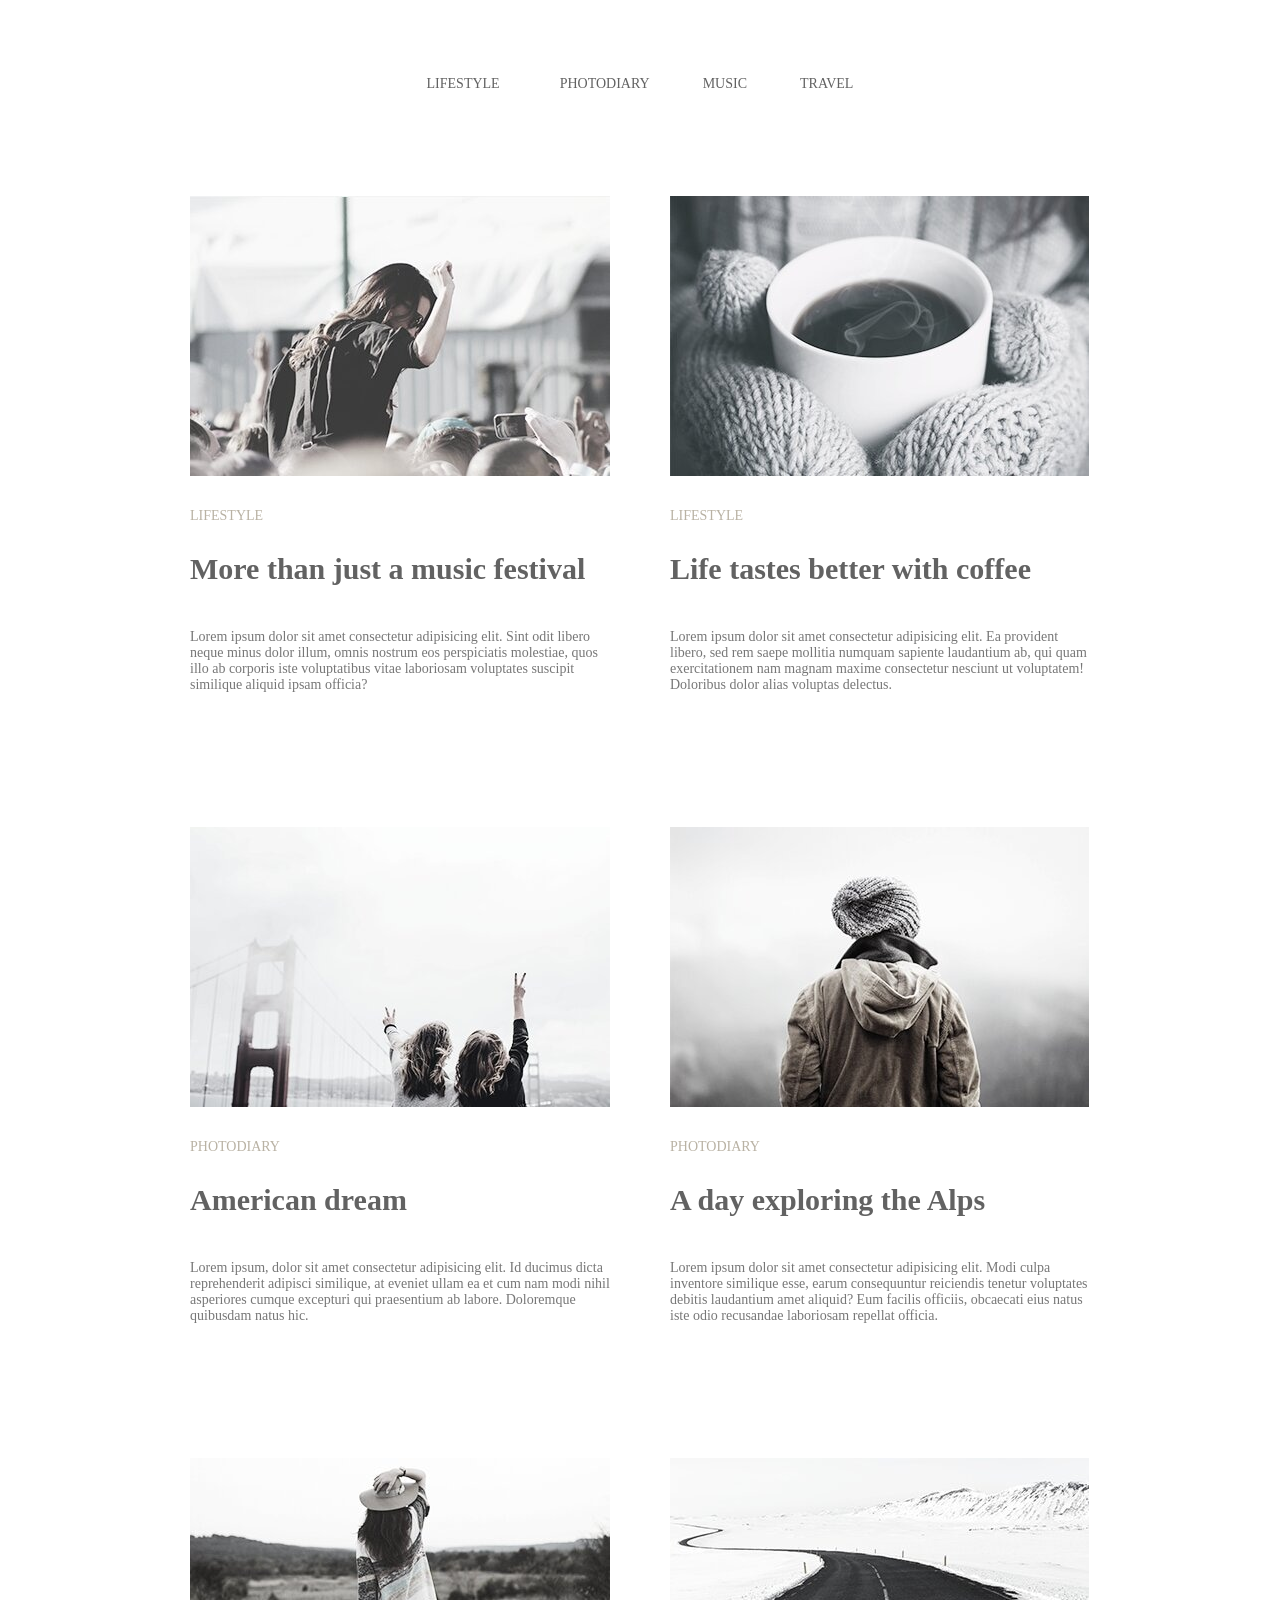
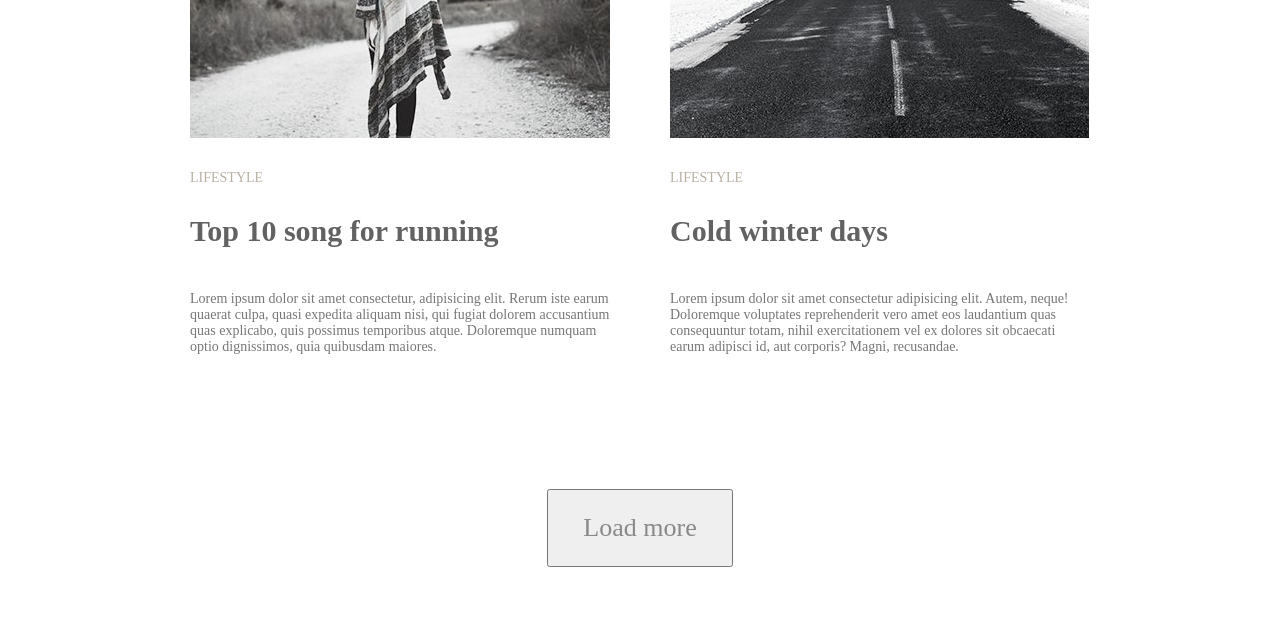
<file: html-css/index.html>
<!DOCTYPE html>
<html lang="en">
<head>
    <meta charset="UTF-8">
    <title>Document</title>
    <link rel="stylesheet" href="css/normalize.css">
    <link rel="stylesheet" href="css/style(1).css">
</head>
<body>
    <header class="container">
      <div>
      <nav>
        <ul class="site_navigation">
            <li><a class="link_1" href="">lifestyle</a></li>
            <li><a class="link_2" href="">photodiary</a></li>
            <li><a class="link_3" href="">music</a></li>
            <li><a class="link_4" href="">travel</a></li>
        </ul>
      </nav>
      </div>
    </header class="container">
    <main class="container">
        <section class="section__mein container">
          <article class="article__mein block_1">
            <img src="module_3/girl_in_the_festival.jpg" alt="lifestyle">
            <p class="titletoo">lifestyle</p>
            <h2 class="title">More than just a music festival</h2>
            <p class="text">Lorem ipsum dolor sit amet consectetur adipisicing elit. Sint odit libero neque minus dolor illum, omnis nostrum eos perspiciatis molestiae, quos illo ab corporis iste voluptatibus vitae laboriosam voluptates suscipit similique aliquid ipsam officia?</p>
          </article>
          <article class="article__mein block_2">
            <img src="module_3/cup.jpg" alt="cup">
            <p class="titletoo">lifestyle</p>
            <h2 class="title">Life tastes better with coffee</h2>
            <p class="text">Lorem ipsum dolor sit amet consectetur adipisicing elit. Ea provident libero, sed rem saepe mollitia numquam sapiente laudantium ab, qui quam exercitationem nam magnam maxime consectetur nesciunt ut voluptatem! Doloribus dolor alias voluptas delectus.</p>
          </article>
          <article class="article__mein block_3">
            <img src="module_3/girls_near_the_bridge.jpg" alt="friends">
            <p class="titletoo">photodiary</p>
            <h2 class="title">American dream</h2>
            <p class="text">Lorem ipsum, dolor sit amet consectetur adipisicing elit. Id ducimus dicta reprehenderit adipisci similique, at eveniet ullam ea et cum nam modi nihil asperiores cumque excepturi qui praesentium ab labore. Doloremque quibusdam natus hic.</p>
          </article>
          <article class="article__mein block_4">
            <img src="module_3/lonesome_girl.jpg" alt="Girl in a jacket">
            <p class="titletoo">photodiary</p>
            <h2 class="title">A day exploring the Alps</h2>
            <p class="text">Lorem ipsum dolor sit amet consectetur adipisicing elit. Modi culpa inventore similique esse, earum consequuntur reiciendis tenetur voluptates debitis laudantium amet aliquid? Eum facilis officiis, obcaecati eius natus iste odio recusandae laboriosam repellat officia.</p>
          </article>
          <article class="article__mein block_5">
            <img src="module_3/girl_in_hat.jpg" alt="girl in hat">
            <p class="titletoo">Lifestyle</p>
            <h2 class="title">Top 10 song for running</h2>
            <p class="text last_text">Lorem ipsum dolor sit amet consectetur, adipisicing elit. Rerum iste earum quaerat culpa, quasi expedita aliquam nisi, qui fugiat dolorem accusantium quas explicabo, quis possimus temporibus atque. Doloremque numquam optio dignissimos, quia quibusdam maiores.</p>
          </article>
          <article class="article__mein block_6">
            <img src="module_3/lonesome_road.jpg" alt="lonesome road">
            <p class="titletoo">Lifestyle</p>
            <h2 class="title">Cold winter days</h2>
            <p class="text last_text">Lorem ipsum dolor sit amet consectetur adipisicing elit. Autem, neque! Doloremque voluptates reprehenderit vero amet eos laudantium quas consequuntur totam, nihil exercitationem vel ex dolores sit obcaecati earum adipisci id, aut corporis? Magni, recusandae.</p>
          </article>
          <button>Load more</button>
         </section>
    </main>
</body>
</html>
</file>
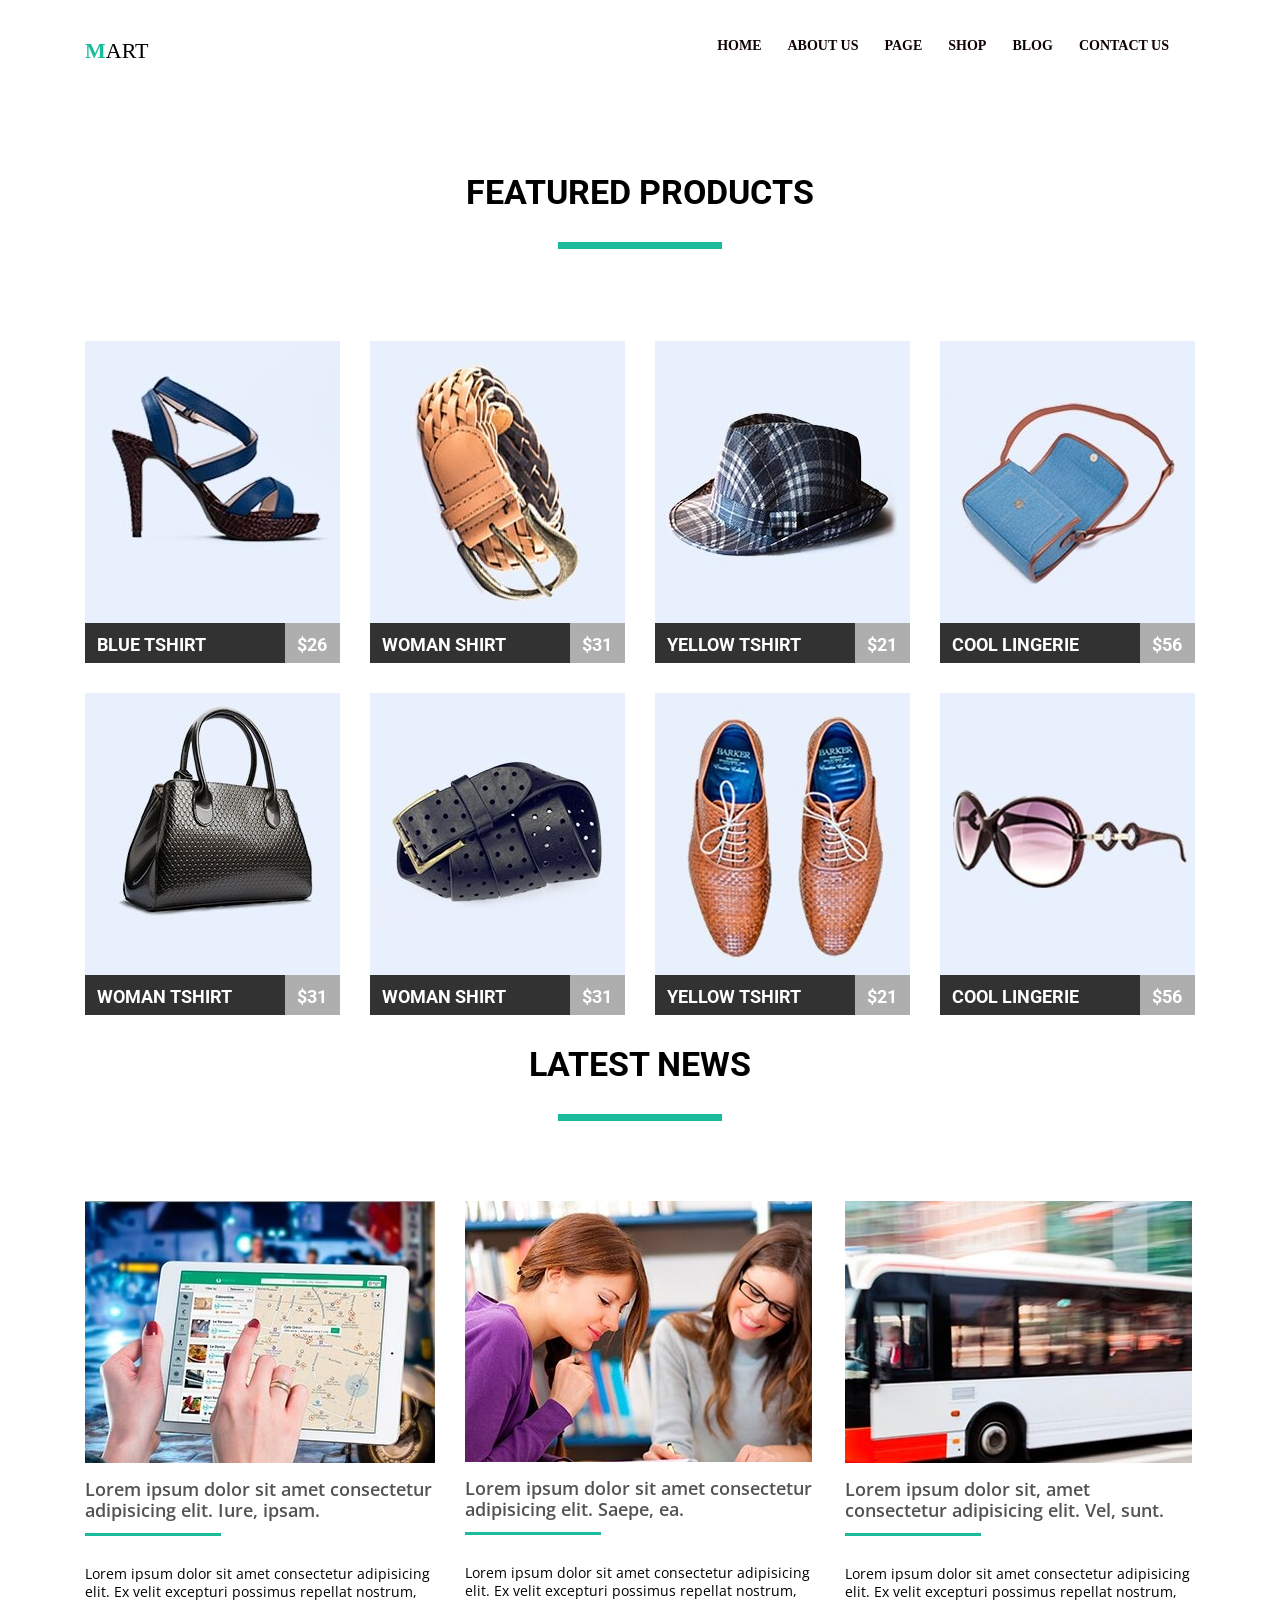
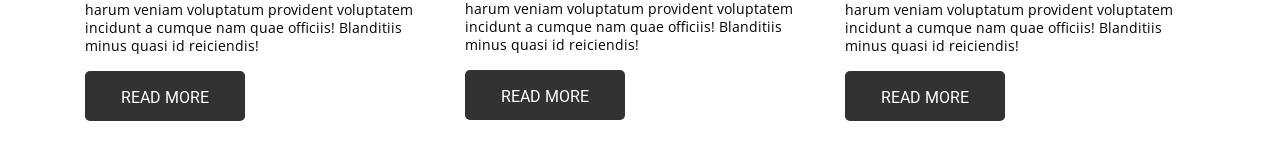
<file: html-css/module_4/index.html>
<!DOCTYPE html>
<html lang="en">
<head>
    <meta charset="UTF-8">
    <meta name="viewport" content="width=device-width, initial-scale=1.0">
    <meta http-equiv="X-UA-Compatible" content="ie=edge">
    <link href="https://fonts.googleapis.com/css?family=Roboto&display=swap" rel="stylesheet">
    <link href="https://fonts.googleapis.com/css?family=Open+Sans&display=swap" rel="stylesheet">
    <link rel="stylesheet" href="css/normalize.css">
    <link rel="stylesheet" href="css/module_4.css">
    <title>Document</title>
</head>
<body>
    <div class="wrapper">
        <header class="header">
            <nav class="navigation_menu clearfix">
                <a class="site-logo" href="">mart</a>
                <ul class="nav_list">
                    <li class="list_item"><a class="link" href="#">home</a></li>
                    <li class="list_item"><a class="link" href="#">about us</a></li>
                    <li class="list_item"><a class="link" href="#">page</a></li>
                    <li class="list_item"><a class="link" href="#">shop</a></li>
                    <li class="list_item"><a class="link" href="#">blog</a></li>
                    <li class="list_item"><a class="link" href="#">contact us</a></li>
                </ul>
            <nav>
        </header>
    <main class="wrapper">
        <section>
            <h2 class="tittle_one">Featured products</h2>
                <ul class="father_float_block_1 clearfix">
                <li class="good_blue_woman_shoes good first_good">
                    <a class="link_image" href=""><img class="shop_item" src="image/shop_item_blue_woman_shoes.jpg" alt="blue_woman_shoes"></a>
                    <p class="item_name inform clearfix">blue tshirt</p>
                    <p class="item_price inform">$26</p>
                </li>
                <li class="good_brown_bracelet good">
                    <a class="link_image" href=""><img class="shop_item" src="image/shop_item_brown_bracelet.jpg" alt="brown_bracelet"></a>
                    <p class="item_name inform">woman shirt</p> 
                    <p class="item_price inform">$31</p>
                </li>
                <li class="good_blue_hat good">
                    <a class="link_image" href=""><img class="shop_item" src="image/shop_item_blue_hat.jpg" alt="blue_hat"></a>
                    <p class="item_name inform">yellow tshirt</p> 
                    <p class="item_price inform">$21</p>
                </li>
                <li class="good_blue_bag good last_good">
                    <a class="link_image" href=""><img class="shop_item" src="image/shop_item_blue_bag.jpg" alt="blue_bag"></a>
                    <p class="item_name inform">cool lingerie</p> 
                    <p class="item_price inform">$56</p>
                </li>
             </ul>
            <ul class="father_float_block_2 clearfix">
                <li class="good_black_bag good first_good">
                    <a class="link_image" href=""><img class="shop_item" src="image/shop_item_black_bag.jpg" alt="black_bag"></a>
                    <p class="item_name inform">woman tshirt</p> 
                    <p class="item_price inform">$31</p>
                </li>
                <li class="good_black_bracelet good">
                    <a class="link_image" href=""><img class="shop_item" src="image/shop_item_black_bracelet.jpg" alt="black_bag"></a>
                    <p class="item_name inform">woman shirt</p> 
                    <p class="item_price inform">$31</p>
                </li>
                <li class="good_brown_man_shoes good">
                    <a class="link_image" href=""><img class="shop_item" src="image/shop_item_brown_man_shoes.jpg" alt="man_shoes"></a>
                    <p class="item_name inform">yellow tshirt</p> 
                    <p class="item_price inform">$21</p>
                </li>
                <li class="good_glasses good last_good">
                    <a class="link_image" href=""><img class="shop_item" src="image/shop_item_glasses.jpg" alt="glasses"></a>
                    <p class="item_name inform">cool lingerie</p> 
                    <p class="item_price inform">$56</p>
                </li>
            </ul>
        </section>
        <section class="wrapper">
            <h2 class="tittle_one">latest news</h2>
             <div class="information_block clearfix">
               <article class="information_item">
                    <img class="information_img" src="image/informatin_image_1.jpg" alt="map">
                 <div>
                    <h3>Lorem ipsum dolor sit amet consectetur adipisicing elit. Iure, ipsam.</h3>
                    <p class="text_inform">Lorem ipsum dolor sit amet consectetur adipisicing elit. Ex velit excepturi possimus repellat nostrum, harum veniam voluptatum provident voluptatem incidunt a cumque nam quae officiis! Blanditiis minus quasi id reiciendis!</p>
                    <a class="link_read_more" href="">read more</a>
                </div>
               </article>
               <article class="information_item">
                    <img class="information_img" src="image/informatin_image_2.jpg" alt="team work">
                 <div>
                    <h3>Lorem ipsum dolor sit amet consectetur adipisicing elit. Saepe, ea.</h3>
                    <p class="text_inform">Lorem ipsum dolor sit amet consectetur adipisicing elit. Ex velit excepturi possimus repellat nostrum, harum veniam voluptatum provident voluptatem incidunt a cumque nam quae officiis! Blanditiis minus quasi id reiciendis!</p>
                    <a class="link_read_more" href="">read more</a>
                </div>
               </article>
               <article class="information_item last_information_item">
                    <img class="information_img" src="image/informatin_image_3.jpg" alt="bus">
                 <div>
                    <h3>Lorem ipsum dolor sit, amet consectetur adipisicing elit. Vel, sunt.</h3>
                    <p class="text_inform">Lorem ipsum dolor sit amet consectetur adipisicing elit. Ex velit excepturi possimus repellat nostrum, harum veniam voluptatum provident voluptatem incidunt a cumque nam quae officiis! Blanditiis minus quasi id reiciendis!</p>
                    <a class="link_read_more" href="">read more</a>
                 </article>
             </div>
        </section>
    </main>
    
</body>
</html>
</file>
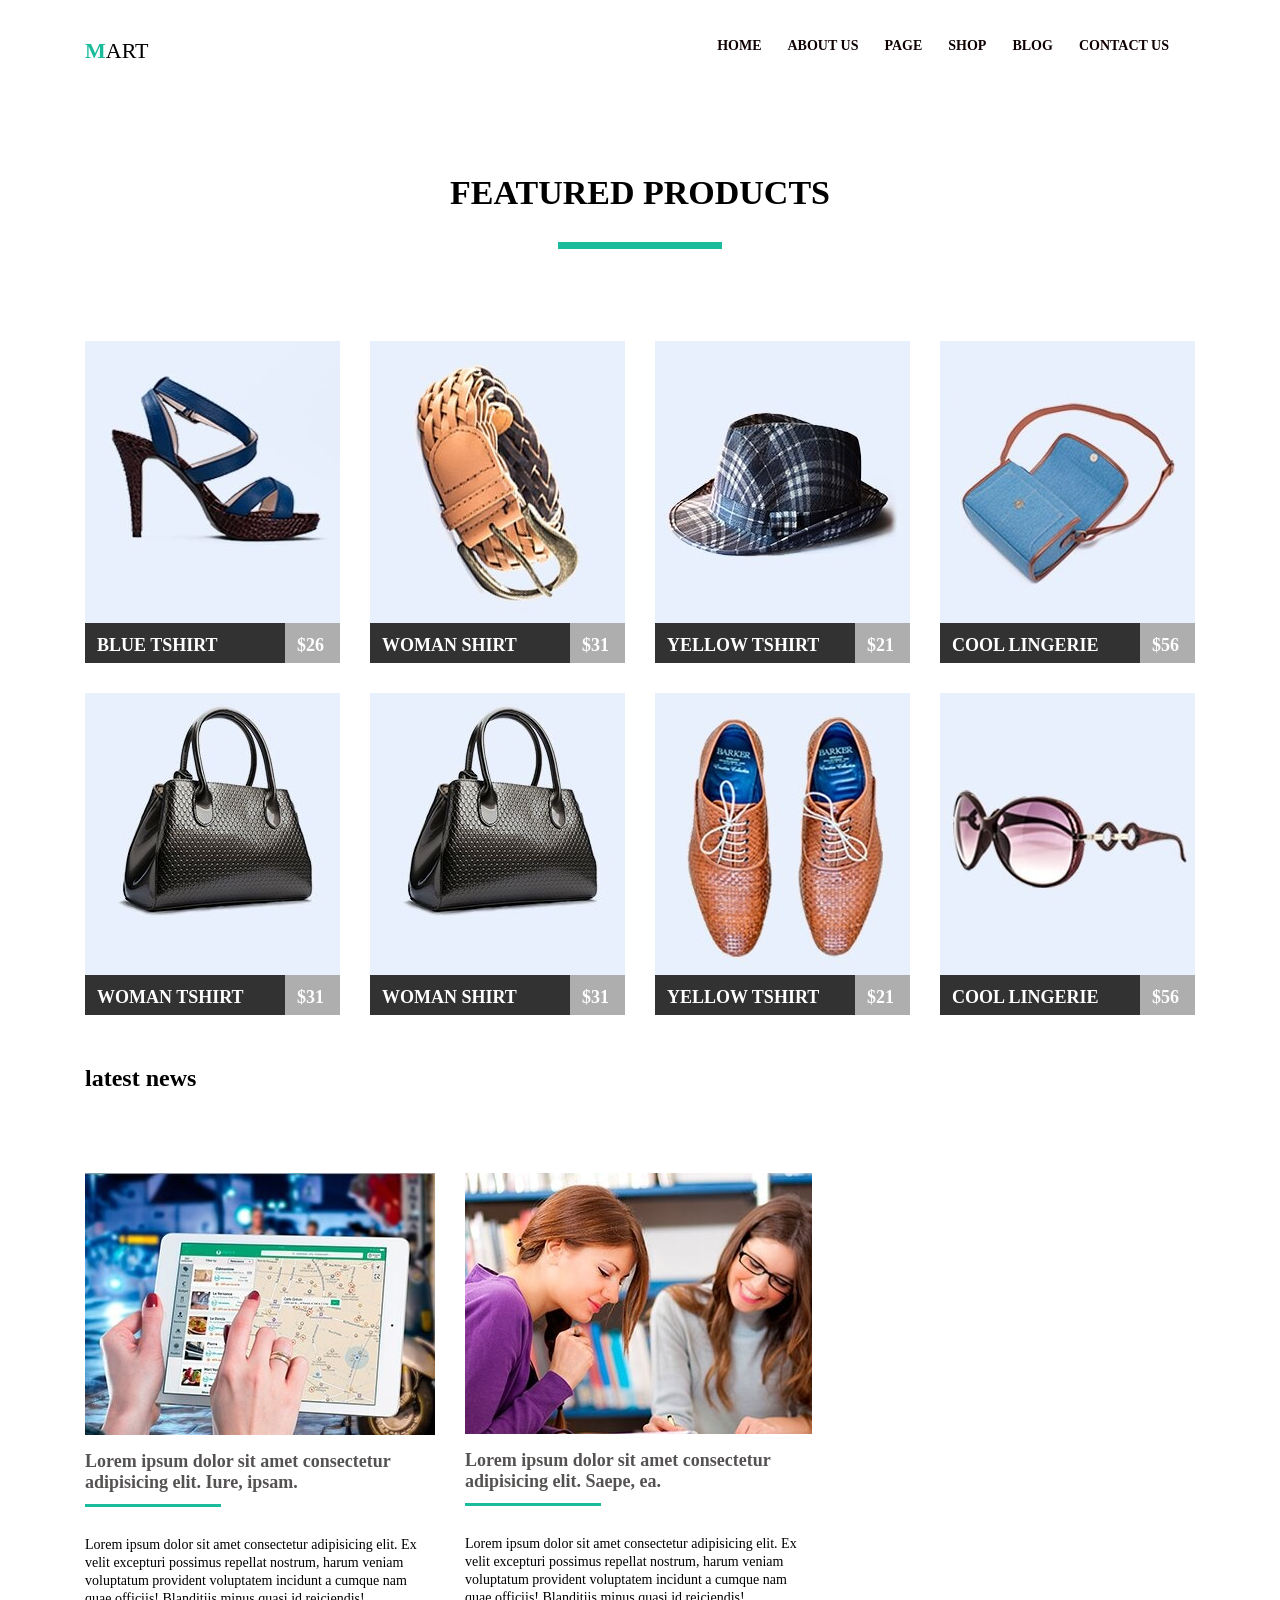
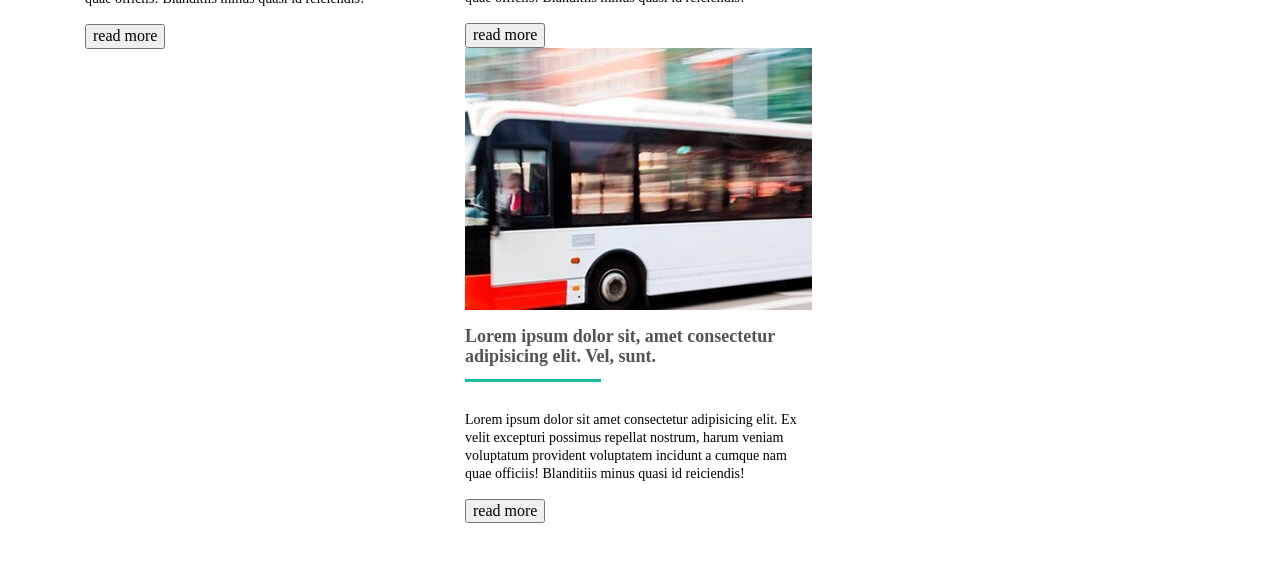
<file: html-css/module_4/index.html.html>
<!DOCTYPE html>
<html lang="en">
<head>
    <meta charset="UTF-8">
    <meta name="viewport" content="width=device-width, initial-scale=1.0">
    <meta http-equiv="X-UA-Compatible" content="ie=edge">
    <link rel="stylesheet" href="css/normalize.css">
    <link rel="stylesheet" href="css/module_4.css">
    <title>Document</title>
</head>
<body>
    <div class="wrapper">
        <header class="header">
            <nav class="navigation_menu clearfix">
                <span class="site-logo">mart</span>
                <ul class="nav_list">
                    <li class="list_item"><a class="link" href="#">home</a></li>
                    <li class="list_item"><a class="link" href="#">about us</a></li>
                    <li class="list_item"><a class="link" href="#">page</a></li>
                    <li class="list_item"><a class="link" href="#">shop</a></li>
                    <li class="list_item"><a class="link" href="#">blog</a></li>
                    <li class="list_item"><a class="link" href="#">contact us</a></li>
                </ul>
            <nav>
        </header>
    <main class="wrapper">
        <section>
            <h2 class="tittle_one">Featured products</h2>
            <div class="father_float_block_1 clearfix">
            <article>
                <div class="good_blue_woman_shoes good first_good">
                       <img class="shop_item" src="image/shop_item_blue_woman_shoes.jpg" alt="blue_woman_shoes">
                    <div class="inform_about_good">
                       <span class="item_name inform">blue tshirt</span> 
                       <span class="item_price inform">$26</span>
                    </div>
                </div>
            </article>
            <article>
                <div class="good_brown_bracelet good">
                    <img class="shop_item" src="image/shop_item_brown_bracelet.jpg" alt="brown_bracelet">
                 <div class="inform_about_good">
                    <span class="item_name inform">woman shirt</span> 
                    <span class="item_price inform">$31</span>
                 </div>
             </div>
            </article>
            <article>
                <div class="good_blue_hat good">
                    <img class="shop_item" src="image/shop_item_blue_hat.jpg" alt="blue_hat">
                 <div class="inform_about_good">
                    <span class="item_name inform">yellow tshirt</span> 
                    <span class="item_price inform">$21</span>
                 </div>
             </div>
            </article>
            <article>
                <div class="good_blue_bag good last_good">
                    <img class="shop_item" src="image/shop_item_blue_bag.jpg" alt="blue_bag">
                 <div class="inform_about_good">
                    <span class="item_name inform">cool lingerie</span> 
                    <span class="item_price inform">$56</span>
                 </div>
             </div>
            </article>
            </div>
            <div class="father_float_block_2 clearfix">
            <article>
                <div class="good_black_bag good first_good">
                    <img class="shop_item" src="image/shop_item_black_bag.jpg" alt="black_bag">
                 <div class="inform_about_good">
                    <span class="item_name inform">woman tshirt</span> 
                    <span class="item_price inform">$31</span>
                 </div>
             </div>
            </article>
            <article>
                <div class="good_black_bracelet good">
                    <img class="shop_item" src="image/shop_item_black_bag.jpg" alt="black_bag">
                 <div class="inform_about_good">
                    <span class="item_name inform">woman shirt</span> 
                    <span class="item_price inform">$31</span>
                 </div>
             </div>
            </article>
            <article>
                <div class="good_brown_man_shoes good">
                    <img class="shop_item" src="image/shop_item_brown_man_shoes.jpg" alt="man_shoes">
                 <div class="inform_about_good">
                    <span class="item_name inform">yellow tshirt</span> 
                    <span class="item_price inform">$21</span>
                 </div>
             </div>
            </article>
            <article>
                <div class="good_glasses good last_good">
                    <img class="shop_item" src="image/shop_item_glasses.jpg" alt="glasses">
                 <div class="inform_about_good">
                    <span class="item_name inform">cool lingerie</span> 
                    <span class="item_price inform">$56</span>
                 </div>
             </div>
            </article>
            </div>
        </section>
        <section class="wrapper">
            <h2 class="tittle_two">latest news</h2>
             <div class="information_block clearfix">
               <article>
                <div class="information_item">
                    <img class="information_img" src="image/informatin_image_1.jpg" alt="map">
                 <div>
                    <h3>Lorem ipsum dolor sit amet consectetur adipisicing elit. Iure, ipsam.</h3>
                    <p class="text_inform">Lorem ipsum dolor sit amet consectetur adipisicing elit. Ex velit excepturi possimus repellat nostrum, harum veniam voluptatum provident voluptatem incidunt a cumque nam quae officiis! Blanditiis minus quasi id reiciendis!</p>
                    <button>read more</button>
                 </div>
                </div>
               </article>
               <article>
                <div class="information_item">
                    <img class="information_img" src="image/informatin_image_2.jpg" alt="team work">
                 <div>
                    <h3>Lorem ipsum dolor sit amet consectetur adipisicing elit. Saepe, ea.</h3>
                    <p class="text_inform">Lorem ipsum dolor sit amet consectetur adipisicing elit. Ex velit excepturi possimus repellat nostrum, harum veniam voluptatum provident voluptatem incidunt a cumque nam quae officiis! Blanditiis minus quasi id reiciendis!</p>
                    <button>read more</button>
                 </div>
                </div>
               </article>
               <article>
                <div class="information_item">
                    <img class="information_img" src="image/informatin_image_3.jpg" alt="bus">
                 <div>
                    <h3>Lorem ipsum dolor sit, amet consectetur adipisicing elit. Vel, sunt.</h3>
                    <p class="text_inform">Lorem ipsum dolor sit amet consectetur adipisicing elit. Ex velit excepturi possimus repellat nostrum, harum veniam voluptatum provident voluptatem incidunt a cumque nam quae officiis! Blanditiis minus quasi id reiciendis!</p>
                    <button>read more</button>
                 </div>
                </div>
               </article>
             </div>
        </section>
    </main>
    
</body>
</html>
</file>
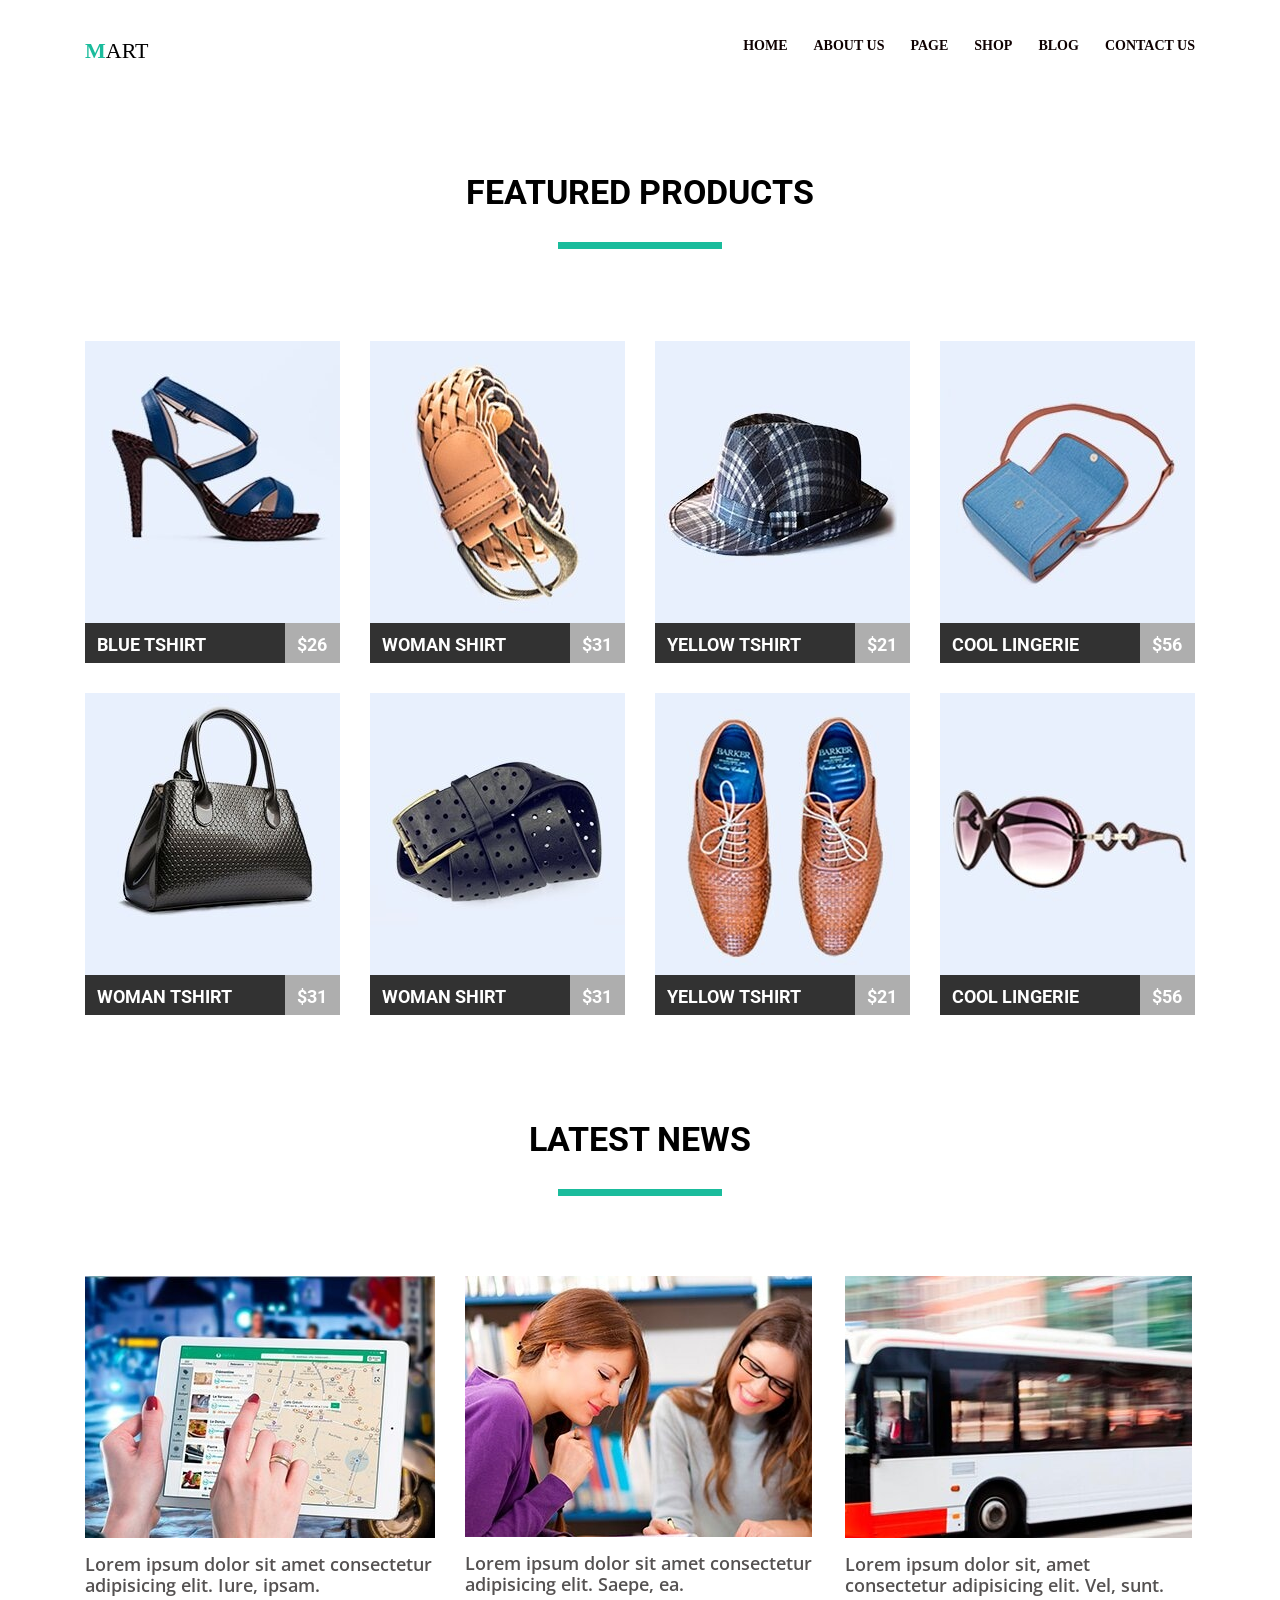
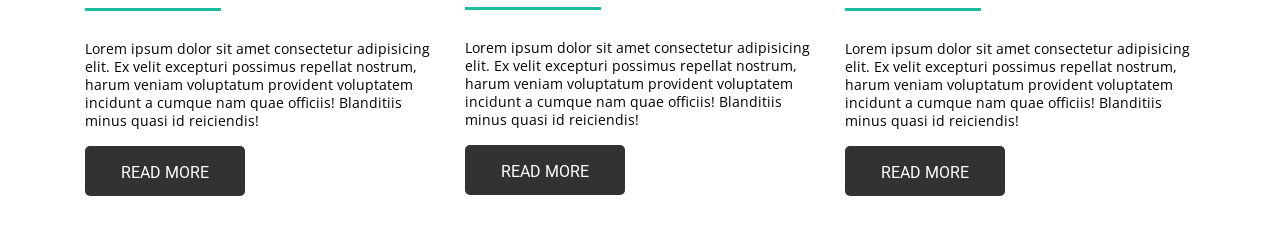
<file: html-css/module_4/module_4.html>
<!DOCTYPE html>
<html lang="en">
<head>
    <meta charset="UTF-8">
    <meta name="viewport" content="width=device-width, initial-scale=1.0">
    <meta http-equiv="X-UA-Compatible" content="ie=edge">
    <link href="https://fonts.googleapis.com/css?family=Roboto&display=swap" rel="stylesheet">
    <link href="https://fonts.googleapis.com/css?family=Open+Sans&display=swap" rel="stylesheet">
    <link rel="stylesheet" href="css/normalize.css">
    <link rel="stylesheet" href="css/module_4.css">
    <title>Document</title>
</head>
<body>
    <div class="wrapper">
        <header class="header">
            <nav class="navigation_menu clearfix">
                <a class="site-logo" href="">mart</a>
                <ul class="nav_list">
                    <li class="list_item"><a class="link" href="#">home</a></li>
                    <li class="list_item"><a class="link" href="#">about us</a></li>
                    <li class="list_item"><a class="link" href="#">page</a></li>
                    <li class="list_item"><a class="link" href="#">shop</a></li>
                    <li class="list_item"><a class="link" href="#">blog</a></li>
                    <li class="list_item last_list_item"><a class="link" href="#">contact us</a></li>
                </ul>
            <nav>
        </header>
    <main class="wrapper">
        <section>
            <h2 class="tittle_one">Featured products</h2>
                <ul class="father_float_block_1 clearfix">
                <li class="good_blue_woman_shoes good first_good">
                    <a class="link_image" href=""><img class="shop_item" src="image/shop_item_blue_woman_shoes.jpg" alt="blue_woman_shoes"></a>
                    <p class="item_name inform clearfix">blue tshirt</p>
                    <p class="item_price inform">$26</p>
                </li>
                <li class="good_brown_bracelet good">
                    <a class="link_image" href=""><img class="shop_item" src="image/shop_item_brown_bracelet.jpg" alt="brown_bracelet"></a>
                    <p class="item_name inform">woman shirt</p> 
                    <p class="item_price inform">$31</p>
                </li>
                <li class="good_blue_hat good">
                    <a class="link_image" href=""><img class="shop_item" src="image/shop_item_blue_hat.jpg" alt="blue_hat"></a>
                    <p class="item_name inform">yellow tshirt</p> 
                    <p class="item_price inform">$21</p>
                </li>
                <li class="good_blue_bag good last_good">
                    <a class="link_image" href=""><img class="shop_item" src="image/shop_item_blue_bag.jpg" alt="blue_bag"></a>
                    <p class="item_name inform">cool lingerie</p> 
                    <p class="item_price inform">$56</p>
                </li>
                <li class="good_black_bag good first_good">
                    <a class="link_image" href=""><img class="shop_item" src="image/shop_item_black_bag.jpg" alt="black_bag"></a>
                    <p class="item_name inform">woman tshirt</p> 
                    <p class="item_price inform">$31</p>
                </li>
                <li class="good_black_bracelet good">
                    <a class="link_image" href=""><img class="shop_item" src="image/shop_item_black_bracelet.jpg" alt="black_bag"></a>
                    <p class="item_name inform">woman shirt</p> 
                    <p class="item_price inform">$31</p>
                </li>
                <li class="good_brown_man_shoes good">
                    <a class="link_image" href=""><img class="shop_item" src="image/shop_item_brown_man_shoes.jpg" alt="man_shoes"></a>
                    <p class="item_name inform">yellow tshirt</p> 
                    <p class="item_price inform">$21</p>
                </li>
                <li class="good_glasses good last_good">
                    <a class="link_image" href=""><img class="shop_item" src="image/shop_item_glasses.jpg" alt="glasses"></a>
                    <p class="item_name inform">cool lingerie</p> 
                    <p class="item_price inform">$56</p>
                </li>
            </ul>
        </section>
        <section class="wrapper">
            <h2 class="tittle_one">latest news</h2>
             <div class="information_block clearfix">
               <article class="information_item">
                    <img class="information_img" src="image/informatin_image_1.jpg" alt="map">
                 <div>
                    <h3>Lorem ipsum dolor sit amet consectetur adipisicing elit. Iure, ipsam.</h3>
                    <p class="text_inform">Lorem ipsum dolor sit amet consectetur adipisicing elit. Ex velit excepturi possimus repellat nostrum, harum veniam voluptatum provident voluptatem incidunt a cumque nam quae officiis! Blanditiis minus quasi id reiciendis!</p>
                    <a class="link_read_more" href="">read more</a>
                </div>
               </article>
               <article class="information_item">
                    <img class="information_img" src="image/informatin_image_2.jpg" alt="team work">
                 <div>
                    <h3>Lorem ipsum dolor sit amet consectetur adipisicing elit. Saepe, ea.</h3>
                    <p class="text_inform">Lorem ipsum dolor sit amet consectetur adipisicing elit. Ex velit excepturi possimus repellat nostrum, harum veniam voluptatum provident voluptatem incidunt a cumque nam quae officiis! Blanditiis minus quasi id reiciendis!</p>
                    <a class="link_read_more" href="">read more</a>
                </div>
               </article>
               <article class="information_item last_information_item">
                    <img class="information_img" src="image/informatin_image_3.jpg" alt="bus">
                 <div>
                    <h3>Lorem ipsum dolor sit, amet consectetur adipisicing elit. Vel, sunt.</h3>
                    <p class="text_inform">Lorem ipsum dolor sit amet consectetur adipisicing elit. Ex velit excepturi possimus repellat nostrum, harum veniam voluptatum provident voluptatem incidunt a cumque nam quae officiis! Blanditiis minus quasi id reiciendis!</p>
                    <a class="link_read_more" href="">read more</a>
                 </article>
             </div>
        </section>
    </main>
    
</body>
</html>
</file>
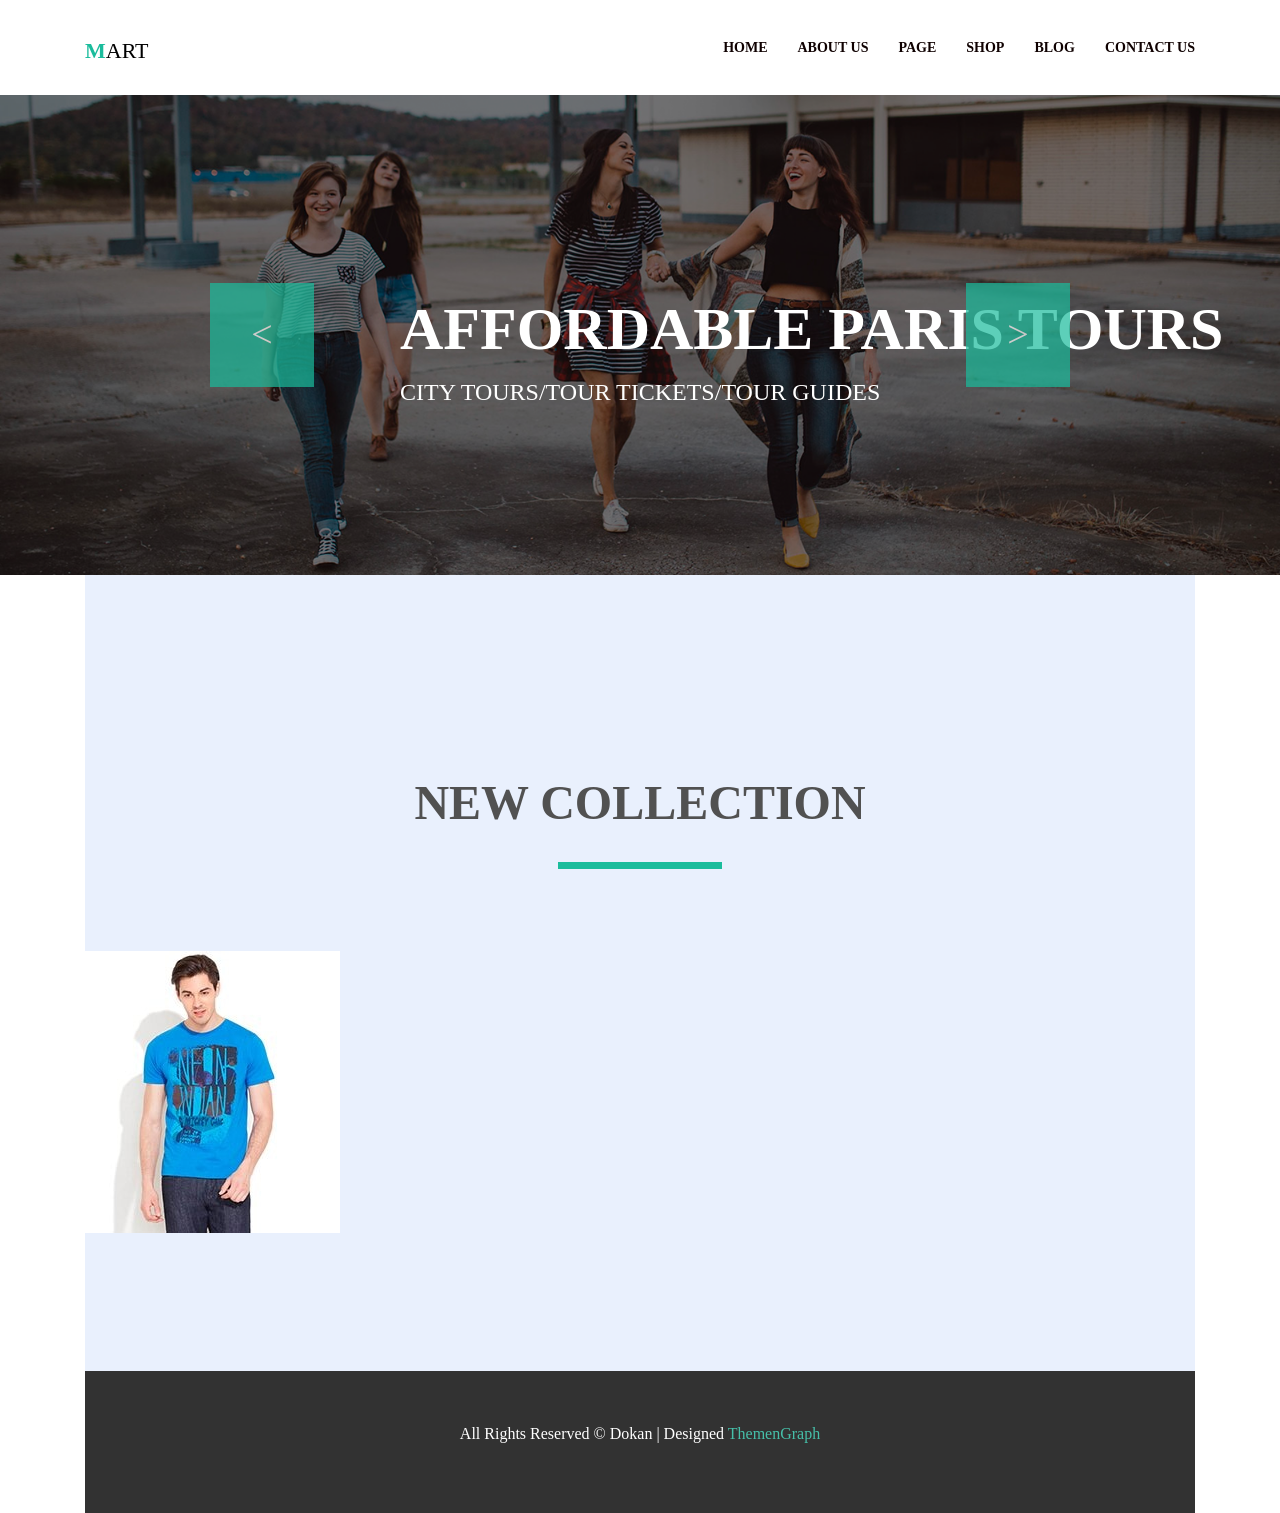
<file: html-css/module_5/module_5.html>
<!DOCTYPE html>
<html lang="en">
<head>
    <meta charset="UTF-8">
    <meta name="viewport" content="width=device-width, initial-scale=1.0">
    <meta http-equiv="X-UA-Compatible" content="ie=edge">
    <link rel="stylesheet" href="styles/normalize.css">
    <link rel="stylesheet" href="styles/styles_module_5.css">
    <title>Document</title>
</head>
<body>
    <div class="wrapper">
        <header class="header">
            <nav class="navigation_menu clearfix">
                <a href="" class="site-logo">mart</a>
                <ul class="nav_list">
                    <li class="list_item"><a class="link" href="#">home</a></li>
                    <li class="list_item"><a class="link" href="#">about us</a></li>
                    <li class="list_item"><a class="link" href="#">page</a></li>
                    <li class="list_item"><a class="link" href="#">shop</a></li>
                    <li class="list_item"><a class="link" href="#">blog</a></li>
                    <li class="list_item"><a class="link" href="#">contact us</a></li>
                </ul>
            <nav>
        </header>
        </div>
        <main class="">
            <div class="slider">
                <div class="slider_right"><button class="symbol"><</button></div>
                <div class="slider_left"><button class="symbol">></button></div>
            <ul class="slider">
                <img class="slider_image" src="images/slider_true.png" alt="slider" width="1600"> 
                <h3 class="slider_title">affordable paris tours</h3>
                <p class="slider_text">city tours/tour tickets/tour guides</p>
            </ul>
            </div>
            <section class="wrapper clearfix bgc-color">
                <h2 class="title">new collection</h2>
                    <ul class="good_blue_thirt good first_good">
                                 <li><img class="item_image" src="images/man_in_blue_tshirt.jpg" alt="">
                                 <div class="hover_submenu">
                                 <ul class="submenu">
                                         <li><button class="like pointer">
                                            <svg class="svg_image" xmlns="http://www.w3.org/2000/svg" xmlns:xlink="http://www.w3.org/1999/xlink" version="1.1" viewBox="0 0 32 32">
                                                <g id="icomoon-ignore">
                                                </g>
                                                <path d="M21.886 5.115c3.521 0 6.376 2.855 6.376 6.376 0 1.809-0.754 3.439-1.964 4.6l-10.297 10.349-10.484-10.536c-1.1-1.146-1.778-2.699-1.778-4.413 0-3.522 2.855-6.376 6.376-6.376 2.652 0 4.925 1.62 5.886 3.924 0.961-2.304 3.234-3.924 5.886-3.924zM21.886 4.049c-2.345 0-4.499 1.089-5.886 2.884-1.386-1.795-3.54-2.884-5.886-2.884-4.104 0-7.442 3.339-7.442 7.442 0 1.928 0.737 3.758 2.075 5.152l11.253 11.309 11.053-11.108c1.46-1.402 2.275-3.308 2.275-5.352 0-4.104-3.339-7.442-7.442-7.442v0z"/>
                                                </svg>
                                         </button></li>
                                         <li><button class="shuffle pointer">
                                            <svg class="svg_image" xmlns="http://www.w3.org/2000/svg" xmlns:xlink="http://www.w3.org/1999/xlink" version="1.1" viewBox="0 0 32 32">
                                                <g id="icomoon-ignore">
                                                </g>
                                                <path d="M23.812 18.906l3.494 3.496h-6.296l-13.012-13.861h-5.345v1.066h4.884l13.012 13.861h6.758l-3.485 3.486 0.754 0.754 4.772-4.774-4.781-4.782z"/>
                                                <path d="M7.537 22.402h-4.884v1.066h5.345l5.163-5.5-0.778-0.73z"/>
                                                <path d="M21.011 9.607h6.295l-3.485 3.486 0.754 0.754 4.772-4.774-4.781-4.782-0.754 0.754 3.494 3.496h-6.758l-5.185 5.545 0.779 0.728z"/>
                                                </svg>
                                         </button></li>
                                         <li><button class="clock pointer">
                                            <svg class="svg_image" xmlns="http://www.w3.org/2000/svg" xmlns:xlink="http://www.w3.org/1999/xlink" version="1.1" viewBox="0 0 32 32">
                                                <g id="icomoon-ignore">
                                                </g>
                                                <path d="M16 3.205c-7.066 0-12.795 5.729-12.795 12.795s5.729 12.795 12.795 12.795 12.795-5.729 12.795-12.795c0-7.066-5.729-12.795-12.795-12.795zM16 27.729c-6.467 0-11.729-5.261-11.729-11.729s5.261-11.729 11.729-11.729 11.729 5.261 11.729 11.729c0 6.467-5.261 11.729-11.729 11.729z"/>
                                                <path d="M16 17.066h-6.398v1.066h7.464v-10.619h-1.066z"/>
                                                </svg>
                                         </button></li>
                                         <li><button class="bye">
                                            <svg class="svg_image" xmlns="http://www.w3.org/2000/svg" xmlns:xlink="http://www.w3.org/1999/xlink" version="1.1" width="32" height="32" viewBox="0 0 32 32">
                                                <g id="icomoon-ignore">
                                                </g>
                                                <path d="M30.622 9.602h-22.407l-1.809-7.464h-5.027v1.066h4.188l5.198 21.443c-1.108 0.323-1.923 1.334-1.923 2.547 0 1.472 1.193 2.666 2.666 2.666s2.666-1.194 2.666-2.666c0-0.603-0.208-1.153-0.545-1.599h7.487c-0.337 0.446-0.545 0.997-0.545 1.599 0 1.472 1.193 2.666 2.665 2.666s2.666-1.194 2.666-2.666c0-1.473-1.193-2.665-2.666-2.666v0h-11.403l-0.517-2.133h14.968l4.337-12.795zM13.107 27.196c0 0.882-0.717 1.599-1.599 1.599s-1.599-0.717-1.599-1.599c0-0.882 0.717-1.599 1.599-1.599s1.599 0.718 1.599 1.599zM24.836 27.196c0 0.882-0.718 1.599-1.6 1.599s-1.599-0.717-1.599-1.599c0-0.882 0.717-1.599 1.599-1.599 0.882 0 1.6 0.718 1.6 1.599zM11.058 21.331l-2.585-10.662h20.662l-3.615 10.662h-14.462z"/>
                                                </svg>
                                                <span class="text_for_bye">add to cart</span>
                                         </button></li>
                                         </li>
                             <li><div class="inform_about_good">
                                 <span class="item_name inform">blue tshirt</span>
                                 <span class="item_price inform">$26</span>
                                </div>
                            </li>
                    </ul>
                        <div class="good_woman_hover good">
                                 <img class="item_image" src="images/woman_hover.jpg" alt="">
                                 <div class="hover_submenu">
                                 <div class="submenu">
                                </div>
                                     <div>
                                         <button class="like pointer">
                                            <svg class="svg_image" xmlns="http://www.w3.org/2000/svg" xmlns:xlink="http://www.w3.org/1999/xlink" version="1.1" viewBox="0 0 32 32">
                                                <g id="icomoon-ignore">
                                                </g>
                                                <path d="M21.886 5.115c3.521 0 6.376 2.855 6.376 6.376 0 1.809-0.754 3.439-1.964 4.6l-10.297 10.349-10.484-10.536c-1.1-1.146-1.778-2.699-1.778-4.413 0-3.522 2.855-6.376 6.376-6.376 2.652 0 4.925 1.62 5.886 3.924 0.961-2.304 3.234-3.924 5.886-3.924zM21.886 4.049c-2.345 0-4.499 1.089-5.886 2.884-1.386-1.795-3.54-2.884-5.886-2.884-4.104 0-7.442 3.339-7.442 7.442 0 1.928 0.737 3.758 2.075 5.152l11.253 11.309 11.053-11.108c1.46-1.402 2.275-3.308 2.275-5.352 0-4.104-3.339-7.442-7.442-7.442v0z"/>
                                                </svg>
                                         </button>
                                         <button class="shuffle pointer">
                                            <svg class="svg_image" xmlns="http://www.w3.org/2000/svg" xmlns:xlink="http://www.w3.org/1999/xlink" version="1.1" viewBox="0 0 32 32">
                                                <g id="icomoon-ignore">
                                                </g>
                                                <path d="M23.812 18.906l3.494 3.496h-6.296l-13.012-13.861h-5.345v1.066h4.884l13.012 13.861h6.758l-3.485 3.486 0.754 0.754 4.772-4.774-4.781-4.782z"/>
                                                <path d="M7.537 22.402h-4.884v1.066h5.345l5.163-5.5-0.778-0.73z"/>
                                                <path d="M21.011 9.607h6.295l-3.485 3.486 0.754 0.754 4.772-4.774-4.781-4.782-0.754 0.754 3.494 3.496h-6.758l-5.185 5.545 0.779 0.728z"/>
                                                </svg>
                                         </button>
                                         <button class="clock pointer">
                                            <svg class="svg_image" xmlns="http://www.w3.org/2000/svg" xmlns:xlink="http://www.w3.org/1999/xlink" version="1.1" viewBox="0 0 32 32">
                                                <g id="icomoon-ignore">
                                                </g>
                                                <path d="M16 3.205c-7.066 0-12.795 5.729-12.795 12.795s5.729 12.795 12.795 12.795 12.795-5.729 12.795-12.795c0-7.066-5.729-12.795-12.795-12.795zM16 27.729c-6.467 0-11.729-5.261-11.729-11.729s5.261-11.729 11.729-11.729 11.729 5.261 11.729 11.729c0 6.467-5.261 11.729-11.729 11.729z"/>
                                                <path d="M16 17.066h-6.398v1.066h7.464v-10.619h-1.066z"/>
                                                </svg>
                                         </button>
                                     </div>
                                     <div>
                                         <button class="bye">
                                            <svg class="svg_image" xmlns="http://www.w3.org/2000/svg" xmlns:xlink="http://www.w3.org/1999/xlink" version="1.1" width="32" height="32" viewBox="0 0 32 32">
                                                <g id="icomoon-ignore">
                                                </g>
                                                <path d="M30.622 9.602h-22.407l-1.809-7.464h-5.027v1.066h4.188l5.198 21.443c-1.108 0.323-1.923 1.334-1.923 2.547 0 1.472 1.193 2.666 2.666 2.666s2.666-1.194 2.666-2.666c0-0.603-0.208-1.153-0.545-1.599h7.487c-0.337 0.446-0.545 0.997-0.545 1.599 0 1.472 1.193 2.666 2.665 2.666s2.666-1.194 2.666-2.666c0-1.473-1.193-2.665-2.666-2.666v0h-11.403l-0.517-2.133h14.968l4.337-12.795zM13.107 27.196c0 0.882-0.717 1.599-1.599 1.599s-1.599-0.717-1.599-1.599c0-0.882 0.717-1.599 1.599-1.599s1.599 0.718 1.599 1.599zM24.836 27.196c0 0.882-0.718 1.599-1.6 1.599s-1.599-0.717-1.599-1.599c0-0.882 0.717-1.599 1.599-1.599 0.882 0 1.6 0.718 1.6 1.599zM11.058 21.331l-2.585-10.662h20.662l-3.615 10.662h-14.462z"/>
                                                </svg>
                                                <span class="text_for_bye">add to cart</span>
                                         </button>
                                     </div>
                                    </div>
                            <div class="inform_about_good">
                                 <span class="item_name inform">woman shirt</span>
                                 <span class="item_price inform">$31</span>
                            </div>
                        </div>
                        <div class="good_yellow_thirt good">
                                 <img class="item_image" src="images/man_in_yellow_tshirt.jpg" alt="">
                                 <div class="hover_submenu">
                                 <div class="submenu">
                                </div>
                                     <div>
                                         <button class="like pointer">
                                            <svg class="svg_image" xmlns="http://www.w3.org/2000/svg" xmlns:xlink="http://www.w3.org/1999/xlink" version="1.1" viewBox="0 0 32 32">
                                                <g id="icomoon-ignore">
                                                </g>
                                                <path d="M21.886 5.115c3.521 0 6.376 2.855 6.376 6.376 0 1.809-0.754 3.439-1.964 4.6l-10.297 10.349-10.484-10.536c-1.1-1.146-1.778-2.699-1.778-4.413 0-3.522 2.855-6.376 6.376-6.376 2.652 0 4.925 1.62 5.886 3.924 0.961-2.304 3.234-3.924 5.886-3.924zM21.886 4.049c-2.345 0-4.499 1.089-5.886 2.884-1.386-1.795-3.54-2.884-5.886-2.884-4.104 0-7.442 3.339-7.442 7.442 0 1.928 0.737 3.758 2.075 5.152l11.253 11.309 11.053-11.108c1.46-1.402 2.275-3.308 2.275-5.352 0-4.104-3.339-7.442-7.442-7.442v0z"/>
                                                </svg>
                                         </button>
                                         <button class="shuffle pointer">
                                            <svg class="svg_image" xmlns="http://www.w3.org/2000/svg" xmlns:xlink="http://www.w3.org/1999/xlink" version="1.1" viewBox="0 0 32 32">
                                                <g id="icomoon-ignore">
                                                </g>
                                                <path d="M23.812 18.906l3.494 3.496h-6.296l-13.012-13.861h-5.345v1.066h4.884l13.012 13.861h6.758l-3.485 3.486 0.754 0.754 4.772-4.774-4.781-4.782z"/>
                                                <path d="M7.537 22.402h-4.884v1.066h5.345l5.163-5.5-0.778-0.73z"/>
                                                <path d="M21.011 9.607h6.295l-3.485 3.486 0.754 0.754 4.772-4.774-4.781-4.782-0.754 0.754 3.494 3.496h-6.758l-5.185 5.545 0.779 0.728z"/>
                                                </svg>
                                         </button>
                                         <button class="clock pointer">
                                            <svg class="svg_image" xmlns="http://www.w3.org/2000/svg" xmlns:xlink="http://www.w3.org/1999/xlink" version="1.1" viewBox="0 0 32 32">
                                                <g id="icomoon-ignore">
                                                </g>
                                                <path d="M16 3.205c-7.066 0-12.795 5.729-12.795 12.795s5.729 12.795 12.795 12.795 12.795-5.729 12.795-12.795c0-7.066-5.729-12.795-12.795-12.795zM16 27.729c-6.467 0-11.729-5.261-11.729-11.729s5.261-11.729 11.729-11.729 11.729 5.261 11.729 11.729c0 6.467-5.261 11.729-11.729 11.729z"/>
                                                <path d="M16 17.066h-6.398v1.066h7.464v-10.619h-1.066z"/>
                                                </svg>
                                         </button>
                                     </div>
                                     <div>
                                         <button class="bye">
                                            <svg class="svg_image" xmlns="http://www.w3.org/2000/svg" xmlns:xlink="http://www.w3.org/1999/xlink" version="1.1" width="32" height="32" viewBox="0 0 32 32">
                                                <g id="icomoon-ignore">
                                                </g>
                                                <path d="M30.622 9.602h-22.407l-1.809-7.464h-5.027v1.066h4.188l5.198 21.443c-1.108 0.323-1.923 1.334-1.923 2.547 0 1.472 1.193 2.666 2.666 2.666s2.666-1.194 2.666-2.666c0-0.603-0.208-1.153-0.545-1.599h7.487c-0.337 0.446-0.545 0.997-0.545 1.599 0 1.472 1.193 2.666 2.665 2.666s2.666-1.194 2.666-2.666c0-1.473-1.193-2.665-2.666-2.666v0h-11.403l-0.517-2.133h14.968l4.337-12.795zM13.107 27.196c0 0.882-0.717 1.599-1.599 1.599s-1.599-0.717-1.599-1.599c0-0.882 0.717-1.599 1.599-1.599s1.599 0.718 1.599 1.599zM24.836 27.196c0 0.882-0.718 1.599-1.6 1.599s-1.599-0.717-1.599-1.599c0-0.882 0.717-1.599 1.599-1.599 0.882 0 1.6 0.718 1.6 1.599zM11.058 21.331l-2.585-10.662h20.662l-3.615 10.662h-14.462z"/>
                                                </svg>
                                                <span class="text_for_bye">add to cart</span>
                                         </button>
                                     </div>
                                    </div>
                            <div class="inform_about_good">
                                 <span class="item_name inform">yellow tshirt</span>
                                 <span class="item_price inform">$21</span>
                            </div>
                        </div>
                        <div class="goog_cool_lingerie good last_good">
                                 <img class="item_image" src="images/woman_in_lingerie.jpg" alt="">
                                 <div class="hover_submenu">
                                 <div class="submenu">
                                </div>
                                     <div>
                                         <button class="like pointer">
                                            <svg class="svg_image" xmlns="http://www.w3.org/2000/svg" xmlns:xlink="http://www.w3.org/1999/xlink" version="1.1" viewBox="0 0 32 32">
                                                <g id="icomoon-ignore">
                                                </g>
                                                <path d="M21.886 5.115c3.521 0 6.376 2.855 6.376 6.376 0 1.809-0.754 3.439-1.964 4.6l-10.297 10.349-10.484-10.536c-1.1-1.146-1.778-2.699-1.778-4.413 0-3.522 2.855-6.376 6.376-6.376 2.652 0 4.925 1.62 5.886 3.924 0.961-2.304 3.234-3.924 5.886-3.924zM21.886 4.049c-2.345 0-4.499 1.089-5.886 2.884-1.386-1.795-3.54-2.884-5.886-2.884-4.104 0-7.442 3.339-7.442 7.442 0 1.928 0.737 3.758 2.075 5.152l11.253 11.309 11.053-11.108c1.46-1.402 2.275-3.308 2.275-5.352 0-4.104-3.339-7.442-7.442-7.442v0z"/>
                                                </svg>
                                         </button>
                                         <button class="shuffle pointer">
                                            <svg class="svg_image" xmlns="http://www.w3.org/2000/svg" xmlns:xlink="http://www.w3.org/1999/xlink" version="1.1" viewBox="0 0 32 32">
                                                <g id="icomoon-ignore">
                                                </g>
                                                <path d="M23.812 18.906l3.494 3.496h-6.296l-13.012-13.861h-5.345v1.066h4.884l13.012 13.861h6.758l-3.485 3.486 0.754 0.754 4.772-4.774-4.781-4.782z"/>
                                                <path d="M7.537 22.402h-4.884v1.066h5.345l5.163-5.5-0.778-0.73z"/>
                                                <path d="M21.011 9.607h6.295l-3.485 3.486 0.754 0.754 4.772-4.774-4.781-4.782-0.754 0.754 3.494 3.496h-6.758l-5.185 5.545 0.779 0.728z"/>
                                                </svg>
                                         </button>
                                         <button class="clock pointer">
                                            <svg class="svg_image" xmlns="http://www.w3.org/2000/svg" xmlns:xlink="http://www.w3.org/1999/xlink" version="1.1" viewBox="0 0 32 32">
                                                <g id="icomoon-ignore">
                                                </g>
                                                <path d="M16 3.205c-7.066 0-12.795 5.729-12.795 12.795s5.729 12.795 12.795 12.795 12.795-5.729 12.795-12.795c0-7.066-5.729-12.795-12.795-12.795zM16 27.729c-6.467 0-11.729-5.261-11.729-11.729s5.261-11.729 11.729-11.729 11.729 5.261 11.729 11.729c0 6.467-5.261 11.729-11.729 11.729z"/>
                                                <path d="M16 17.066h-6.398v1.066h7.464v-10.619h-1.066z"/>
                                                </svg>
                                         </button>
                                     </div>
                                     <div>
                                         <button class="bye">
                                            <svg class="svg_image" xmlns="http://www.w3.org/2000/svg" xmlns:xlink="http://www.w3.org/1999/xlink" version="1.1" width="32" height="32" viewBox="0 0 32 32">
                                                <g id="icomoon-ignore">
                                                </g>
                                                <path d="M30.622 9.602h-22.407l-1.809-7.464h-5.027v1.066h4.188l5.198 21.443c-1.108 0.323-1.923 1.334-1.923 2.547 0 1.472 1.193 2.666 2.666 2.666s2.666-1.194 2.666-2.666c0-0.603-0.208-1.153-0.545-1.599h7.487c-0.337 0.446-0.545 0.997-0.545 1.599 0 1.472 1.193 2.666 2.665 2.666s2.666-1.194 2.666-2.666c0-1.473-1.193-2.665-2.666-2.666v0h-11.403l-0.517-2.133h14.968l4.337-12.795zM13.107 27.196c0 0.882-0.717 1.599-1.599 1.599s-1.599-0.717-1.599-1.599c0-0.882 0.717-1.599 1.599-1.599s1.599 0.718 1.599 1.599zM24.836 27.196c0 0.882-0.718 1.599-1.6 1.599s-1.599-0.717-1.599-1.599c0-0.882 0.717-1.599 1.599-1.599 0.882 0 1.6 0.718 1.6 1.599zM11.058 21.331l-2.585-10.662h20.662l-3.615 10.662h-14.462z"/>
                                                </svg>
                                                <span class="text_for_bye">add to cart</span>
                                         </button>
                                     </div>
                                    </div>
                            <div class="inform_about_good">
                                 <span class="item_name inform">cool lingerie</span>
                                 <span class="item_price inform">$56</span>
                            </div>
                        </div>
            </section>
        </main>
        <footer class="wrapper">
            <div class="footer">
                <p class="footer_text">All Rights Reserved © Dokan | Designed <span class="blue_text">ThemenGraph</span></p>
            </div>
        </footer>
</body>
</html>
</file>
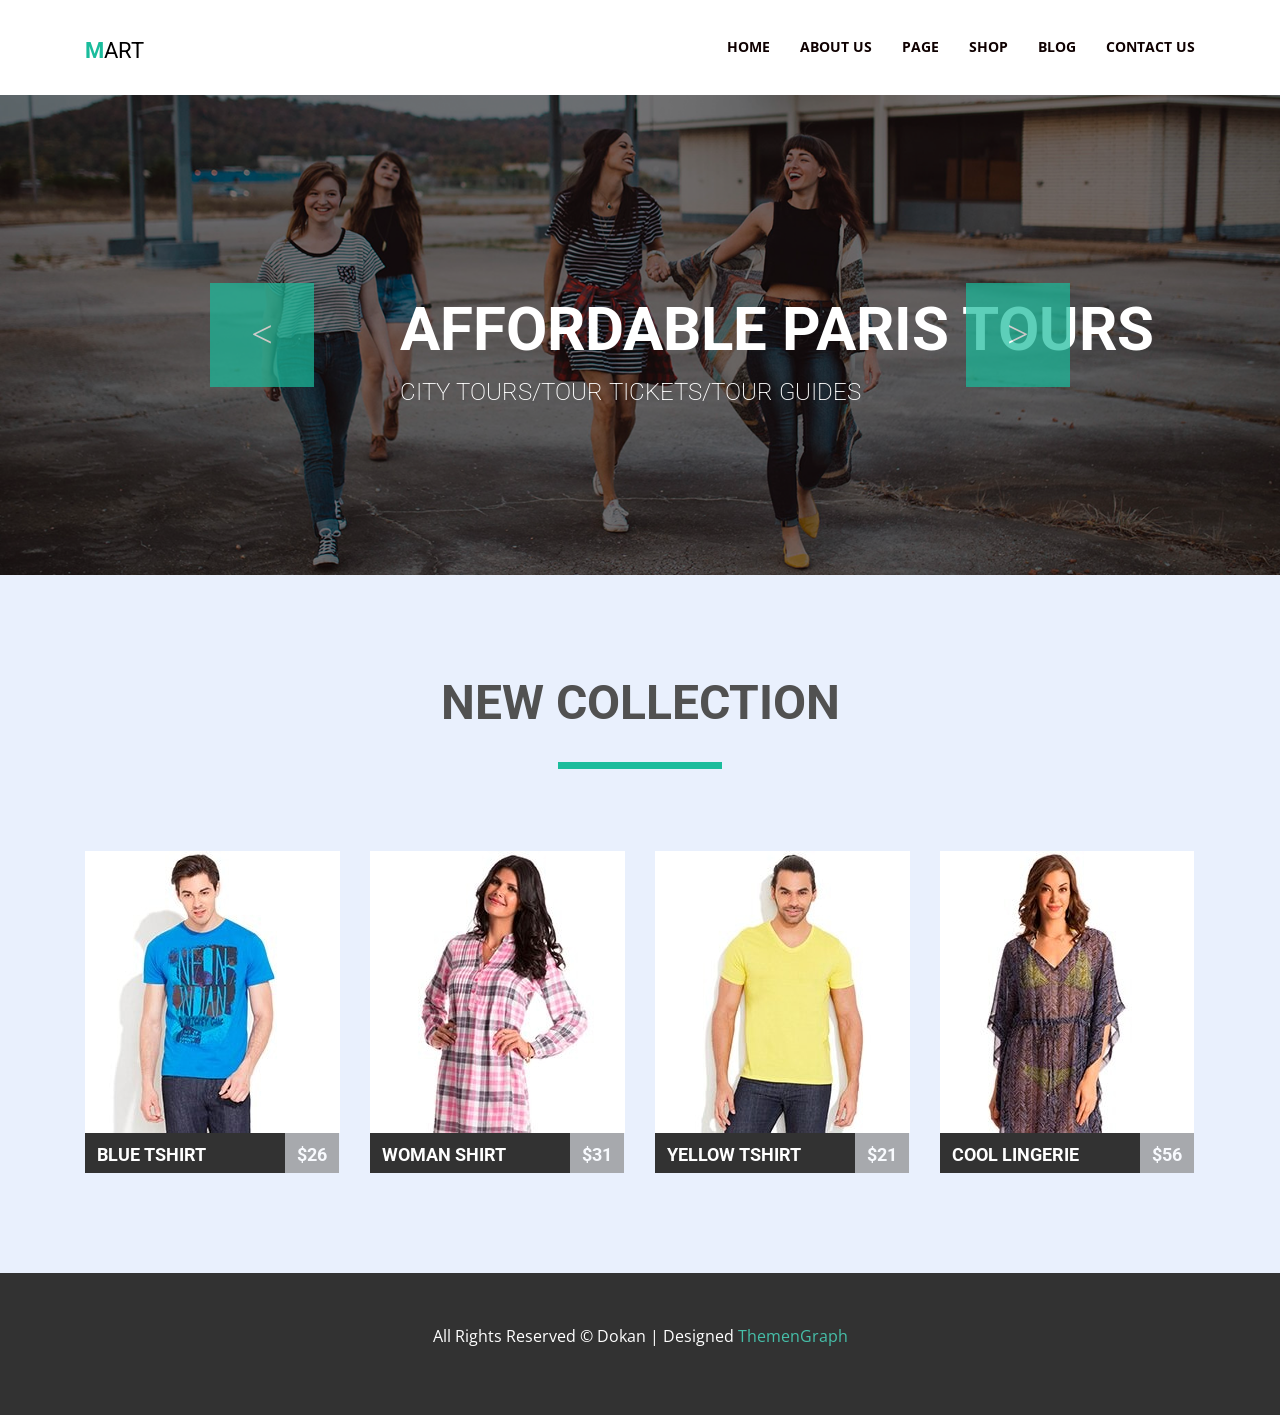
<file: html-css/module_5/module_5alternative.html>
<!DOCTYPE html>
<html lang="en">
<head>
    <meta charset="UTF-8">
    <meta name="viewport" content="width=device-width, initial-scale=1.0">
    <meta http-equiv="X-UA-Compatible" content="ie=edge">
    <link href="https://fonts.googleapis.com/css?family=Roboto&display=swap" rel="stylesheet">
    <link href="https://fonts.googleapis.com/css?family=Open+Sans&display=swap" rel="stylesheet">
    <link rel="stylesheet" href="styles/normalize.css">
    <link rel="stylesheet" href="styles/styles_module_5.css">
    <title>Document</title>
</head>
<body>
    <div class="wrapper">
        <header class="header">
            <nav class="navigation_menu clearfix">
                <a href="" class="site-logo">mart</a>
                <ul class="nav_list">
                    <li class="list_item"><a class="link" href="#">home</a></li>
                    <li class="list_item"><a class="link" href="#">about us</a></li>
                    <li class="list_item"><a class="link" href="#">page</a></li>
                    <li class="list_item"><a class="link" href="#">shop</a></li>
                    <li class="list_item"><a class="link" href="#">blog</a></li>
                    <li class="list_item"><a class="link" href="#">contact us</a></li>
                </ul>
            </nav>
        </header>
        </div>
        <main>
            <div class="slider">
                <div class="slider_right"><button class="symbol">&lt;</button></div>
                <div class="slider_left"><button class="symbol">&gt;</button></div>
            <ul class="slider">
                <li>
                <img class="slider_image" src="images/slider_true.png" alt="slider" width="1600"> 
                <h3 class="slider_title">affordable paris tours</h3>
                <p class="slider_text">city tours/tour tickets/tour guides</p>
                </li>
            </ul>
            </div>
            <section>
                <div class="wrapper clearfix">
                <h2 class="title">new collection</h2>
                <ul>
                    <li class="good_blue_thirt good first_good">
                        <div class="hover_submenu submenu">
                            <ul>
                                <li>
                                    <button class="like pointer">
                                        <svg class="svg_image" xmlns="http://www.w3.org/2000/svg" xmlns:xlink="http://www.w3.org/1999/xlink" version="1.1" viewBox="0 0 32 32">
                                            <path d="M21.886 5.115c3.521 0 6.376 2.855 6.376 6.376 0 1.809-0.754 3.439-1.964 4.6l-10.297 10.349-10.484-10.536c-1.1-1.146-1.778-2.699-1.778-4.413 0-3.522 2.855-6.376 6.376-6.376 2.652 0 4.925 1.62 5.886 3.924 0.961-2.304 3.234-3.924 5.886-3.924zM21.886 4.049c-2.345 0-4.499 1.089-5.886 2.884-1.386-1.795-3.54-2.884-5.886-2.884-4.104 0-7.442 3.339-7.442 7.442 0 1.928 0.737 3.758 2.075 5.152l11.253 11.309 11.053-11.108c1.46-1.402 2.275-3.308 2.275-5.352 0-4.104-3.339-7.442-7.442-7.442v0z"/>
                                            </svg>
                                     </button>
                                </li>
                                <li>
                                    <button class="shuffle pointer">
                                        <svg class="svg_image" xmlns="http://www.w3.org/2000/svg" xmlns:xlink="http://www.w3.org/1999/xlink" version="1.1" viewBox="0 0 32 32">
                                            <path d="M23.812 18.906l3.494 3.496h-6.296l-13.012-13.861h-5.345v1.066h4.884l13.012 13.861h6.758l-3.485 3.486 0.754 0.754 4.772-4.774-4.781-4.782z"/>
                                            <path d="M7.537 22.402h-4.884v1.066h5.345l5.163-5.5-0.778-0.73z"/>
                                            <path d="M21.011 9.607h6.295l-3.485 3.486 0.754 0.754 4.772-4.774-4.781-4.782-0.754 0.754 3.494 3.496h-6.758l-5.185 5.545 0.779 0.728z"/>
                                            </svg>
                                     </button>
                                </li>
                                <li>
                                    <button class="clock pointer">
                                        <svg class="svg_image" xmlns="http://www.w3.org/2000/svg" xmlns:xlink="http://www.w3.org/1999/xlink" version="1.1" viewBox="0 0 32 32">
                                            <path d="M16 3.205c-7.066 0-12.795 5.729-12.795 12.795s5.729 12.795 12.795 12.795 12.795-5.729 12.795-12.795c0-7.066-5.729-12.795-12.795-12.795zM16 27.729c-6.467 0-11.729-5.261-11.729-11.729s5.261-11.729 11.729-11.729 11.729 5.261 11.729 11.729c0 6.467-5.261 11.729-11.729 11.729z"/>
                                            <path d="M16 17.066h-6.398v1.066h7.464v-10.619h-1.066z"/>
                                            </svg>
                                     </button>
                                </li>
                                <li>
                                    <button class="bye">
                                        <svg class="svg_image" xmlns="http://www.w3.org/2000/svg" xmlns:xlink="http://www.w3.org/1999/xlink" version="1.1" width="32" height="32" viewBox="0 0 32 32">
                                            <path d="M30.622 9.602h-22.407l-1.809-7.464h-5.027v1.066h4.188l5.198 21.443c-1.108 0.323-1.923 1.334-1.923 2.547 0 1.472 1.193 2.666 2.666 2.666s2.666-1.194 2.666-2.666c0-0.603-0.208-1.153-0.545-1.599h7.487c-0.337 0.446-0.545 0.997-0.545 1.599 0 1.472 1.193 2.666 2.665 2.666s2.666-1.194 2.666-2.666c0-1.473-1.193-2.665-2.666-2.666v0h-11.403l-0.517-2.133h14.968l4.337-12.795zM13.107 27.196c0 0.882-0.717 1.599-1.599 1.599s-1.599-0.717-1.599-1.599c0-0.882 0.717-1.599 1.599-1.599s1.599 0.718 1.599 1.599zM24.836 27.196c0 0.882-0.718 1.599-1.6 1.599s-1.599-0.717-1.599-1.599c0-0.882 0.717-1.599 1.599-1.599 0.882 0 1.6 0.718 1.6 1.599zM11.058 21.331l-2.585-10.662h20.662l-3.615 10.662h-14.462z"/>
                                            </svg>
                                            <span class="text_for_bye">add to cart</span>
                                     </button>
                                </li>
                            </ul>
                        </div>
                        <img class="item_image" src="images/man_in_blue_tshirt.jpg" alt="">
                        <div class="price_inform">
                        <p class="item_name inform">blue tshirt</p>
                        <p class="item_price inform">$26</p>
                        </div>
                    </li>
                    <li class="good_woman_hover good">
                        <div class="hover_submenu submenu">
                            <ul>
                                <li>
                                    <button class="like pointer">
                                        <svg class="svg_image" xmlns="http://www.w3.org/2000/svg" xmlns:xlink="http://www.w3.org/1999/xlink" version="1.1" viewBox="0 0 32 32">
                                            <path d="M21.886 5.115c3.521 0 6.376 2.855 6.376 6.376 0 1.809-0.754 3.439-1.964 4.6l-10.297 10.349-10.484-10.536c-1.1-1.146-1.778-2.699-1.778-4.413 0-3.522 2.855-6.376 6.376-6.376 2.652 0 4.925 1.62 5.886 3.924 0.961-2.304 3.234-3.924 5.886-3.924zM21.886 4.049c-2.345 0-4.499 1.089-5.886 2.884-1.386-1.795-3.54-2.884-5.886-2.884-4.104 0-7.442 3.339-7.442 7.442 0 1.928 0.737 3.758 2.075 5.152l11.253 11.309 11.053-11.108c1.46-1.402 2.275-3.308 2.275-5.352 0-4.104-3.339-7.442-7.442-7.442v0z"/>
                                            </svg>
                                     </button>
                                </li>
                                <li>
                                    <button class="shuffle pointer">
                                        <svg class="svg_image" xmlns="http://www.w3.org/2000/svg" xmlns:xlink="http://www.w3.org/1999/xlink" version="1.1" viewBox="0 0 32 32">
                                            <path d="M23.812 18.906l3.494 3.496h-6.296l-13.012-13.861h-5.345v1.066h4.884l13.012 13.861h6.758l-3.485 3.486 0.754 0.754 4.772-4.774-4.781-4.782z"/>
                                            <path d="M7.537 22.402h-4.884v1.066h5.345l5.163-5.5-0.778-0.73z"/>
                                            <path d="M21.011 9.607h6.295l-3.485 3.486 0.754 0.754 4.772-4.774-4.781-4.782-0.754 0.754 3.494 3.496h-6.758l-5.185 5.545 0.779 0.728z"/>
                                            </svg>
                                     </button>
                                </li>
                                <li>
                                    <button class="clock pointer">
                                        <svg class="svg_image" xmlns="http://www.w3.org/2000/svg" xmlns:xlink="http://www.w3.org/1999/xlink" version="1.1" viewBox="0 0 32 32">
                                            <path d="M16 3.205c-7.066 0-12.795 5.729-12.795 12.795s5.729 12.795 12.795 12.795 12.795-5.729 12.795-12.795c0-7.066-5.729-12.795-12.795-12.795zM16 27.729c-6.467 0-11.729-5.261-11.729-11.729s5.261-11.729 11.729-11.729 11.729 5.261 11.729 11.729c0 6.467-5.261 11.729-11.729 11.729z"/>
                                            <path d="M16 17.066h-6.398v1.066h7.464v-10.619h-1.066z"/>
                                            </svg>
                                     </button>
                                </li>
                                <li>
                                    <button class="bye">
                                        <svg class="svg_image" xmlns="http://www.w3.org/2000/svg" xmlns:xlink="http://www.w3.org/1999/xlink" version="1.1" width="32" height="32" viewBox="0 0 32 32">
                                            <path d="M30.622 9.602h-22.407l-1.809-7.464h-5.027v1.066h4.188l5.198 21.443c-1.108 0.323-1.923 1.334-1.923 2.547 0 1.472 1.193 2.666 2.666 2.666s2.666-1.194 2.666-2.666c0-0.603-0.208-1.153-0.545-1.599h7.487c-0.337 0.446-0.545 0.997-0.545 1.599 0 1.472 1.193 2.666 2.665 2.666s2.666-1.194 2.666-2.666c0-1.473-1.193-2.665-2.666-2.666v0h-11.403l-0.517-2.133h14.968l4.337-12.795zM13.107 27.196c0 0.882-0.717 1.599-1.599 1.599s-1.599-0.717-1.599-1.599c0-0.882 0.717-1.599 1.599-1.599s1.599 0.718 1.599 1.599zM24.836 27.196c0 0.882-0.718 1.599-1.6 1.599s-1.599-0.717-1.599-1.599c0-0.882 0.717-1.599 1.599-1.599 0.882 0 1.6 0.718 1.6 1.599zM11.058 21.331l-2.585-10.662h20.662l-3.615 10.662h-14.462z"/>
                                            </svg>
                                            <span class="text_for_bye">add to cart</span>
                                     </button>
                                </li>
                            </ul>
                        </div>
                        <img class="item_image" src="images/woman_hover.jpg" alt="">
                        <div class="price_inform">
                        <p class="item_name inform">woman shirt</p>
                        <p class="item_price inform">$31</p>
                        </div>
                    </li>
                    <li class="good_yellow_thirt good">
                        <div class="hover_submenu submenu">
                            <ul>
                                <li>
                                    <button class="like pointer">
                                        <svg class="svg_image" xmlns="http://www.w3.org/2000/svg" xmlns:xlink="http://www.w3.org/1999/xlink" version="1.1" viewBox="0 0 32 32">
                                            <path d="M21.886 5.115c3.521 0 6.376 2.855 6.376 6.376 0 1.809-0.754 3.439-1.964 4.6l-10.297 10.349-10.484-10.536c-1.1-1.146-1.778-2.699-1.778-4.413 0-3.522 2.855-6.376 6.376-6.376 2.652 0 4.925 1.62 5.886 3.924 0.961-2.304 3.234-3.924 5.886-3.924zM21.886 4.049c-2.345 0-4.499 1.089-5.886 2.884-1.386-1.795-3.54-2.884-5.886-2.884-4.104 0-7.442 3.339-7.442 7.442 0 1.928 0.737 3.758 2.075 5.152l11.253 11.309 11.053-11.108c1.46-1.402 2.275-3.308 2.275-5.352 0-4.104-3.339-7.442-7.442-7.442v0z"/>
                                            </svg>
                                     </button>
                                </li>
                                <li>
                                    <button class="shuffle pointer">
                                        <svg class="svg_image" xmlns="http://www.w3.org/2000/svg" xmlns:xlink="http://www.w3.org/1999/xlink" version="1.1" viewBox="0 0 32 32">
                                            <path d="M23.812 18.906l3.494 3.496h-6.296l-13.012-13.861h-5.345v1.066h4.884l13.012 13.861h6.758l-3.485 3.486 0.754 0.754 4.772-4.774-4.781-4.782z"/>
                                            <path d="M7.537 22.402h-4.884v1.066h5.345l5.163-5.5-0.778-0.73z"/>
                                            <path d="M21.011 9.607h6.295l-3.485 3.486 0.754 0.754 4.772-4.774-4.781-4.782-0.754 0.754 3.494 3.496h-6.758l-5.185 5.545 0.779 0.728z"/>
                                            </svg>
                                     </button>
                                </li>
                                <li>
                                    <button class="clock pointer">
                                        <svg class="svg_image" xmlns="http://www.w3.org/2000/svg" xmlns:xlink="http://www.w3.org/1999/xlink" version="1.1" viewBox="0 0 32 32">
                                            <path d="M16 3.205c-7.066 0-12.795 5.729-12.795 12.795s5.729 12.795 12.795 12.795 12.795-5.729 12.795-12.795c0-7.066-5.729-12.795-12.795-12.795zM16 27.729c-6.467 0-11.729-5.261-11.729-11.729s5.261-11.729 11.729-11.729 11.729 5.261 11.729 11.729c0 6.467-5.261 11.729-11.729 11.729z"/>
                                            <path d="M16 17.066h-6.398v1.066h7.464v-10.619h-1.066z"/>
                                            </svg>
                                     </button>
                                </li>
                                <li>
                                    <button class="bye">
                                        <svg class="svg_image" xmlns="http://www.w3.org/2000/svg" xmlns:xlink="http://www.w3.org/1999/xlink" version="1.1" width="32" height="32" viewBox="0 0 32 32">
                                            <path d="M30.622 9.602h-22.407l-1.809-7.464h-5.027v1.066h4.188l5.198 21.443c-1.108 0.323-1.923 1.334-1.923 2.547 0 1.472 1.193 2.666 2.666 2.666s2.666-1.194 2.666-2.666c0-0.603-0.208-1.153-0.545-1.599h7.487c-0.337 0.446-0.545 0.997-0.545 1.599 0 1.472 1.193 2.666 2.665 2.666s2.666-1.194 2.666-2.666c0-1.473-1.193-2.665-2.666-2.666v0h-11.403l-0.517-2.133h14.968l4.337-12.795zM13.107 27.196c0 0.882-0.717 1.599-1.599 1.599s-1.599-0.717-1.599-1.599c0-0.882 0.717-1.599 1.599-1.599s1.599 0.718 1.599 1.599zM24.836 27.196c0 0.882-0.718 1.599-1.6 1.599s-1.599-0.717-1.599-1.599c0-0.882 0.717-1.599 1.599-1.599 0.882 0 1.6 0.718 1.6 1.599zM11.058 21.331l-2.585-10.662h20.662l-3.615 10.662h-14.462z"/>
                                            </svg>
                                            <span class="text_for_bye">add to cart</span>
                                     </button>
                                </li>
                            </ul>
                        </div>
                        <img class="item_image" src="images/man_in_yellow_tshirt.jpg" alt="">
                        <div class="price_inform">
                        <p class="item_name inform">yellow tshirt</p>
                        <p class="item_price inform">$21</p>
                        </div>
                    </li>
                    <li class="good_yellow_thirt good last_good">
                        <div class="hover_submenu submenu">
                            <ul>
                                <li>
                                    <button class="like pointer">
                                        <svg class="svg_image" xmlns="http://www.w3.org/2000/svg" xmlns:xlink="http://www.w3.org/1999/xlink" version="1.1" viewBox="0 0 32 32">
                                            <path d="M21.886 5.115c3.521 0 6.376 2.855 6.376 6.376 0 1.809-0.754 3.439-1.964 4.6l-10.297 10.349-10.484-10.536c-1.1-1.146-1.778-2.699-1.778-4.413 0-3.522 2.855-6.376 6.376-6.376 2.652 0 4.925 1.62 5.886 3.924 0.961-2.304 3.234-3.924 5.886-3.924zM21.886 4.049c-2.345 0-4.499 1.089-5.886 2.884-1.386-1.795-3.54-2.884-5.886-2.884-4.104 0-7.442 3.339-7.442 7.442 0 1.928 0.737 3.758 2.075 5.152l11.253 11.309 11.053-11.108c1.46-1.402 2.275-3.308 2.275-5.352 0-4.104-3.339-7.442-7.442-7.442v0z"/>
                                            </svg>
                                     </button>
                                </li>
                                <li>
                                    <button class="shuffle pointer">
                                        <svg class="svg_image" xmlns="http://www.w3.org/2000/svg" xmlns:xlink="http://www.w3.org/1999/xlink" version="1.1" viewBox="0 0 32 32">
                                            <path d="M23.812 18.906l3.494 3.496h-6.296l-13.012-13.861h-5.345v1.066h4.884l13.012 13.861h6.758l-3.485 3.486 0.754 0.754 4.772-4.774-4.781-4.782z"/>
                                            <path d="M7.537 22.402h-4.884v1.066h5.345l5.163-5.5-0.778-0.73z"/>
                                            <path d="M21.011 9.607h6.295l-3.485 3.486 0.754 0.754 4.772-4.774-4.781-4.782-0.754 0.754 3.494 3.496h-6.758l-5.185 5.545 0.779 0.728z"/>
                                            </svg>
                                     </button>
                                </li>
                                <li>
                                    <button class="clock pointer">
                                        <svg class="svg_image" xmlns="http://www.w3.org/2000/svg" xmlns:xlink="http://www.w3.org/1999/xlink" version="1.1" viewBox="0 0 32 32">
                                            <path d="M16 3.205c-7.066 0-12.795 5.729-12.795 12.795s5.729 12.795 12.795 12.795 12.795-5.729 12.795-12.795c0-7.066-5.729-12.795-12.795-12.795zM16 27.729c-6.467 0-11.729-5.261-11.729-11.729s5.261-11.729 11.729-11.729 11.729 5.261 11.729 11.729c0 6.467-5.261 11.729-11.729 11.729z"/>
                                            <path d="M16 17.066h-6.398v1.066h7.464v-10.619h-1.066z"/>
                                            </svg>
                                     </button>
                                </li>
                                <li>
                                    <button class="bye">
                                        <svg class="svg_image" xmlns="http://www.w3.org/2000/svg" xmlns:xlink="http://www.w3.org/1999/xlink" version="1.1" width="32" height="32" viewBox="0 0 32 32">
                                            <path d="M30.622 9.602h-22.407l-1.809-7.464h-5.027v1.066h4.188l5.198 21.443c-1.108 0.323-1.923 1.334-1.923 2.547 0 1.472 1.193 2.666 2.666 2.666s2.666-1.194 2.666-2.666c0-0.603-0.208-1.153-0.545-1.599h7.487c-0.337 0.446-0.545 0.997-0.545 1.599 0 1.472 1.193 2.666 2.665 2.666s2.666-1.194 2.666-2.666c0-1.473-1.193-2.665-2.666-2.666v0h-11.403l-0.517-2.133h14.968l4.337-12.795zM13.107 27.196c0 0.882-0.717 1.599-1.599 1.599s-1.599-0.717-1.599-1.599c0-0.882 0.717-1.599 1.599-1.599s1.599 0.718 1.599 1.599zM24.836 27.196c0 0.882-0.718 1.599-1.6 1.599s-1.599-0.717-1.599-1.599c0-0.882 0.717-1.599 1.599-1.599 0.882 0 1.6 0.718 1.6 1.599zM11.058 21.331l-2.585-10.662h20.662l-3.615 10.662h-14.462z"/>
                                            </svg>
                                            <span class="text_for_bye">add to cart</span>
                                     </button>
                                </li>
                            </ul>
                        </div>
                        <img class="item_image" src="images/woman_in_lingerie.jpg" alt="">
                        <div class="price_inform">
                        <p class="item_name inform">cool lingerie</p>
                        <p class="item_price inform">$56</p>
                        </div>
                </ul>
                </div>
            </section>
            </main>
                <footer>
                    <div class="footer wrapper">
                        <p class="footer_text">All Rights Reserved © Dokan | Designed <span class="blue_text">ThemenGraph</span></p>
                    </div>
                </footer>
        </body>
        </html>
</file>
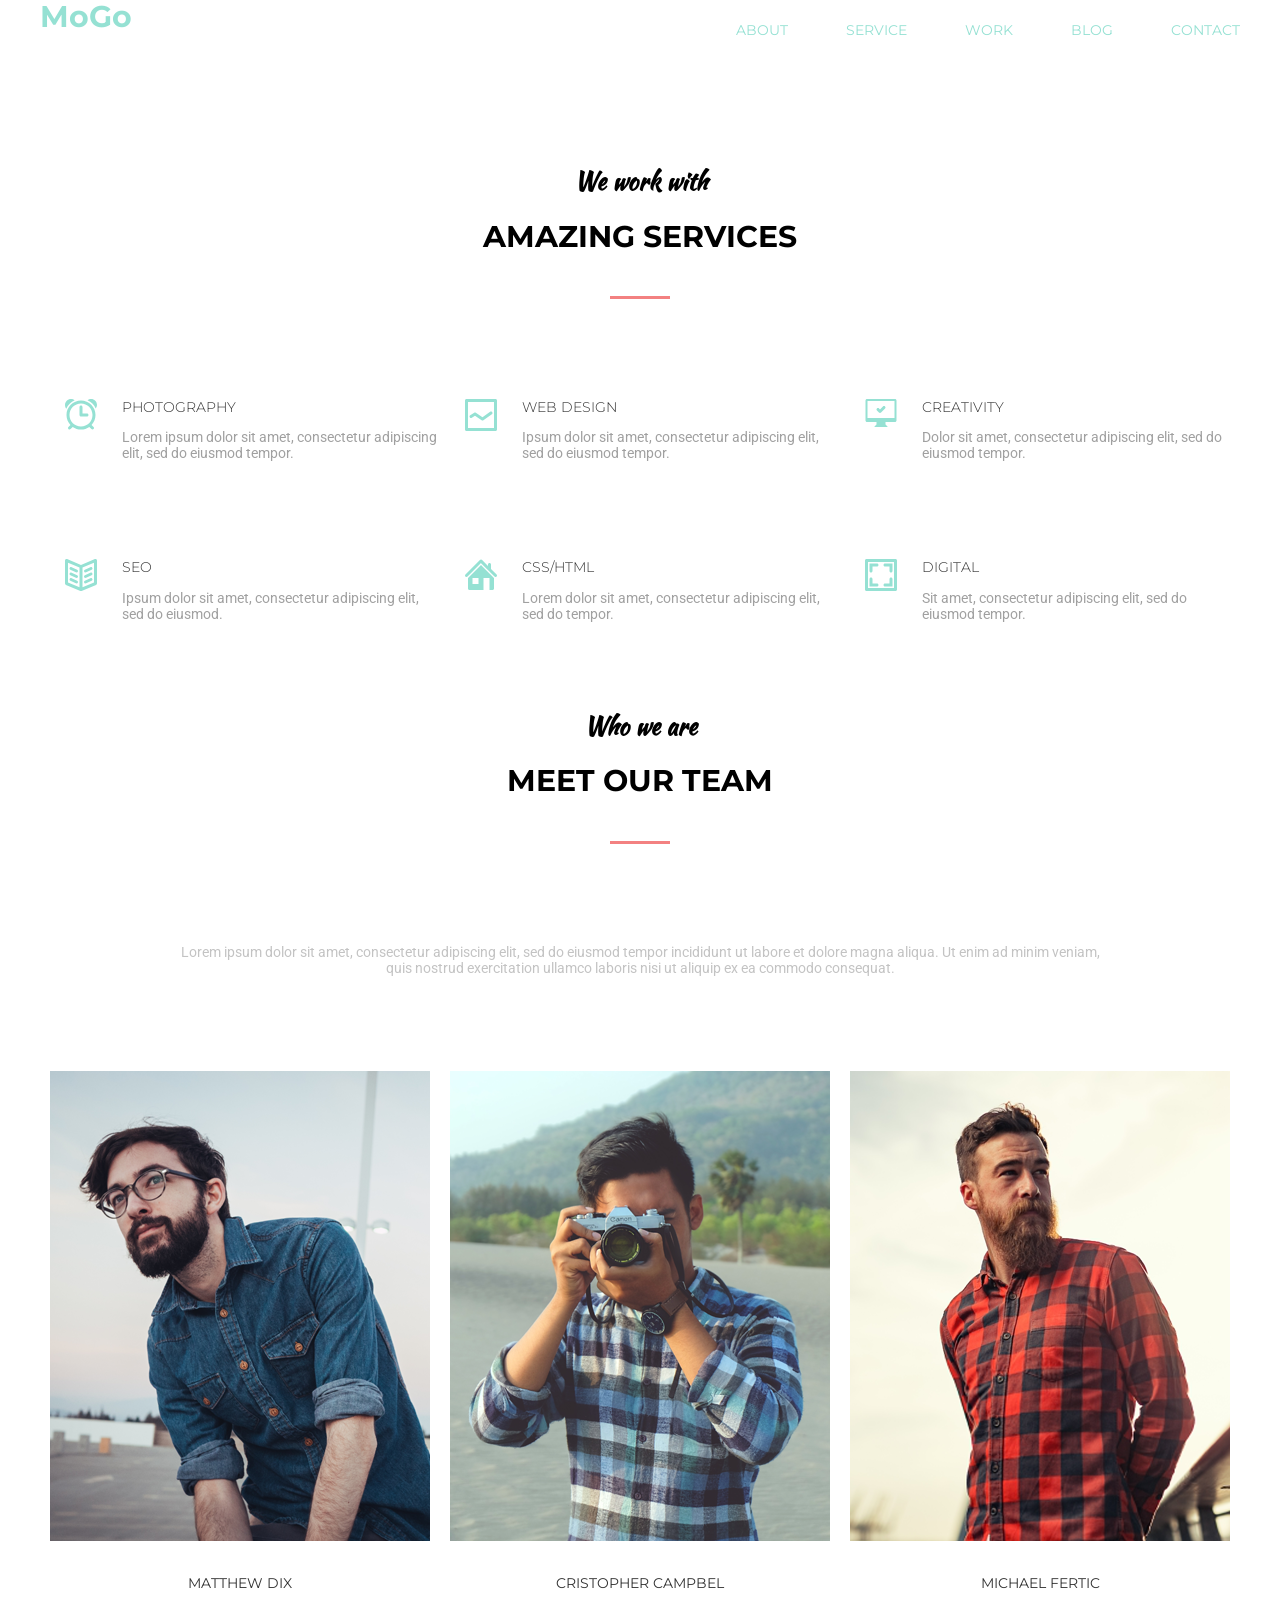
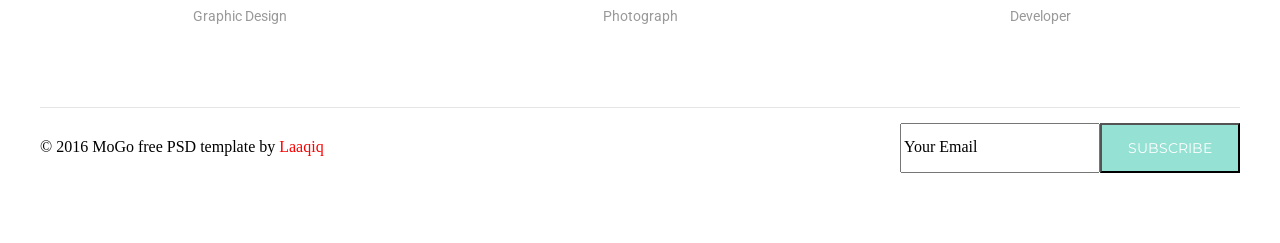
<file: html-css/module_6/module_6.html>
<!DOCTYPE html>
<html lang="en">
<head>
    <meta charset="UTF-8">
    <meta name="viewport" content="width=device-width, initial-scale=1.0">
    <meta http-equiv="X-UA-Compatible" content="ie=edge">
    <link href="https://fonts.googleapis.com/css?family=Montserrat&display=swap" rel="stylesheet">
    <link href="https://fonts.googleapis.com/css?family=Roboto&display=swap" rel="stylesheet">
    <link href="https://fonts.googleapis.com/css?family=Kaushan+Script&display=swap" rel="stylesheet">
    <link rel="stylesheet" href="styles/normalize.css">
    <link rel="stylesheet" href="styles/styles6.css">
    <title>Document</title>
</head>
<body>
    <header>
        <nav>
        <div class="wrapper flex_box">
            <a class="site_logo" href="#">MoGo</a>
            <ul class="nav_links">
                <li class="nav_list_item"><a class="link" href="#">about</a></li>
                <li class="nav_list_item"><a class="link" href="#">service</a></li>
                <li class="nav_list_item"><a class="link" href="#">work</a></li>
                <li class="nav_list_item"><a class="link" href="#">blog</a></li>
                <li class="nav_list_item last_list_item"><a class="link" href="#">contact</a></li>
            </ul>
        </div>
        </nav>
    </header>
    <main>
        <section class="wrapper first_information_block">
            <h2><span class="title">We work with</span><span class="title_two">amazing services</span></h2>
            <div class="information_box">
            <article>
                <div class="inform_block">
                <div class="icon">
                <svg 
                    xmlns="http://www.w3.org/2000/svg"
                    xmlns:xlink="http://www.w3.org/1999/xlink"
                    width="32px" height="31px">
                    <path fill-rule="evenodd"  fill="rgb(149, 225, 211)"
                    d="M30.740,9.503 C29.156,5.807 26.193,2.843 22.497,1.260 C23.497,0.473 24.755,-0.000 26.126,-0.000 C29.370,-0.000 32.000,2.630 32.000,5.874 C32.000,7.245 31.527,8.503 30.740,9.503 ZM30.500,16.000 C30.500,19.852 28.988,23.343 26.537,25.940 L28.566,27.968 C28.834,28.237 29.000,28.607 29.000,29.017 C29.000,29.836 28.336,30.500 27.517,30.500 C27.107,30.500 26.736,30.334 26.468,30.065 L24.290,27.887 C21.939,29.529 19.085,30.500 16.000,30.500 C12.921,30.500 10.072,29.533 7.724,27.897 L5.561,30.060 C5.289,30.332 4.914,30.500 4.500,30.500 C3.672,30.500 3.000,29.828 3.000,28.999 C3.000,28.586 3.168,28.210 3.439,27.939 L5.451,25.927 C3.008,23.332 1.500,19.845 1.500,16.000 C1.500,7.992 7.992,1.500 16.000,1.500 C24.008,1.500 30.500,7.992 30.500,16.000 ZM16.000,4.499 C9.649,4.499 4.500,9.648 4.500,16.000 C4.500,22.351 9.649,27.500 16.000,27.500 C22.351,27.500 27.500,22.351 27.500,16.000 C27.500,9.648 22.351,4.499 16.000,4.499 ZM22.000,17.500 L16.000,17.500 C15.172,17.500 14.500,16.828 14.500,16.000 L14.500,7.999 C14.500,7.172 15.172,6.500 16.000,6.500 C16.828,6.500 17.500,7.172 17.500,7.999 L17.500,14.499 L22.000,14.499 C22.828,14.499 23.500,15.171 23.500,16.000 C23.500,16.828 22.828,17.500 22.000,17.500 ZM1.287,9.705 C0.483,8.685 -0.000,7.400 -0.000,6.000 C-0.000,2.686 2.686,-0.000 6.000,-0.000 C7.400,-0.000 8.685,0.483 9.706,1.287 C5.931,2.904 2.904,5.931 1.287,9.705 Z"/>
                </svg>
                </div>
                    <h3 class="information_title">photography</h3>
                    <p class="text">Lorem ipsum dolor sit amet, consectetur adipiscing elit, sed do eiusmod tempor.</p>
                </div>
            </article>
            <article>
                <div class="inform_block">
                <div class="icon">
                <svg 
                    xmlns="http://www.w3.org/2000/svg"
                    xmlns:xlink="http://www.w3.org/1999/xlink"
                    width="32px" height="32px">
                    <path fill-rule="evenodd"  fill="rgb(149, 225, 211)"
                    d="M30.500,32.000 L1.500,32.000 C0.672,32.000 0.000,31.328 0.000,30.499 L0.000,1.499 C0.000,0.672 0.672,-0.000 1.500,-0.000 L30.500,-0.000 C31.328,-0.000 32.000,0.672 32.000,1.499 L32.000,30.499 C32.000,31.328 31.328,32.000 30.500,32.000 ZM29.000,3.000 L3.000,3.000 L3.000,29.000 L29.000,29.000 L29.000,3.000 ZM5.215,16.238 L5.215,16.237 L9.215,13.737 L9.215,13.739 C9.444,13.598 9.712,13.517 10.000,13.517 C10.311,13.517 10.600,13.612 10.840,13.774 L10.846,13.766 L17.477,18.186 L25.115,12.794 C25.363,12.613 25.669,12.505 26.000,12.505 C26.828,12.505 27.500,13.177 27.500,14.005 C27.500,14.505 27.255,14.948 26.878,15.220 L26.879,15.221 L18.379,21.221 L18.378,21.221 C18.132,21.400 17.828,21.505 17.500,21.505 C17.179,21.505 16.882,21.404 16.639,21.233 L9.982,16.795 L6.847,18.755 C6.606,18.920 6.314,19.017 6.000,19.017 C5.172,19.017 4.500,18.345 4.500,17.517 C4.500,16.976 4.786,16.502 5.215,16.238 Z"/>
                </svg>
                </div>
                    <h3 class="information_title">web design</h3>
                    <p class="text">Ipsum dolor sit amet, consectetur adipiscing elit, sed do eiusmod tempor.</p>
                </div>
            </article>
            <article>
                <div class="inform_block">
                <div class="icon">
                <svg
                    xmlns="http://www.w3.org/2000/svg"
                    xmlns:xlink="http://www.w3.org/1999/xlink"
                    width="32px" height="28px">
                    <path fill-rule="evenodd"  fill="rgb(149, 225, 211)"
                    d="M30.000,23.000 L22.500,23.000 L20.500,23.000 L20.500,25.499 L22.500,27.500 L22.500,28.000 L9.500,28.000 L9.500,27.500 L11.500,25.499 L11.500,23.000 L9.500,23.000 L2.000,23.000 C1.172,23.000 0.500,22.328 0.500,21.499 L0.500,1.500 C0.500,0.671 1.172,-0.000 2.000,-0.000 L30.000,-0.000 C30.828,-0.000 31.500,0.671 31.500,1.500 L31.500,21.499 C31.500,22.328 30.828,23.000 30.000,23.000 ZM29.500,2.000 L2.500,2.000 L2.500,18.999 L29.500,18.999 L29.500,2.000 ZM13.000,9.000 C13.414,9.000 13.789,9.168 14.061,9.439 L14.061,9.439 L15.000,10.378 L17.939,7.439 L17.939,7.439 C18.211,7.167 18.586,7.000 19.000,7.000 C19.828,7.000 20.500,7.671 20.500,8.500 C20.500,8.914 20.332,9.289 20.061,9.560 L20.061,9.560 L16.061,13.561 L16.061,13.561 C15.789,13.832 15.414,14.000 15.000,14.000 C14.586,14.000 14.211,13.832 13.939,13.561 L13.939,13.561 L11.939,11.560 L11.939,11.560 C11.668,11.289 11.500,10.913 11.500,10.500 C11.500,9.671 12.172,9.000 13.000,9.000 Z"/>
                </svg>
                </div>
                    <h3 class="information_title">creativity</h3>
                    <p class="text">Dolor sit amet, consectetur adipiscing elit, sed do eiusmod tempor.</p>
                </div>
            </article>
            <article>
                <div class="inform_block_last">
                <div class="icon">
                <svg 
                    xmlns="http://www.w3.org/2000/svg"
                    xmlns:xlink="http://www.w3.org/1999/xlink"
                    width="32px" height="32px">
                    <path fill-rule="evenodd"  fill="rgb(149, 225, 211)"
                    d="M31.065,25.889 L16.594,31.877 C16.412,31.956 16.211,32.000 16.000,32.000 C15.789,32.000 15.588,31.956 15.406,31.877 L0.935,25.889 C0.387,25.666 -0.000,25.128 -0.000,24.500 L-0.000,1.500 C-0.000,0.671 0.672,-0.000 1.500,-0.000 C1.703,-0.000 1.897,0.041 2.073,0.114 L2.074,0.114 L2.076,0.115 C2.080,0.116 2.085,0.119 2.089,0.120 L16.000,5.876 L29.911,0.120 C29.915,0.119 29.920,0.116 29.924,0.115 L29.927,0.114 L29.927,0.114 C30.103,0.041 30.297,-0.000 30.500,-0.000 C31.328,-0.000 32.000,0.671 32.000,1.500 L32.000,24.500 C32.000,25.128 31.613,25.666 31.065,25.889 ZM14.500,8.502 L3.000,3.744 L3.000,23.497 L14.500,28.256 L14.500,8.502 ZM29.000,3.744 L17.500,8.502 L17.500,28.256 L29.000,23.497 L29.000,3.744 ZM19.879,10.634 L25.379,8.134 L25.379,8.134 C25.568,8.048 25.778,8.000 26.000,8.000 C26.828,8.000 27.500,8.671 27.500,9.500 C27.500,10.107 27.139,10.629 26.621,10.865 L26.621,10.865 L21.121,13.365 L21.121,13.365 C20.931,13.452 20.721,13.500 20.500,13.500 C19.672,13.500 19.000,12.828 19.000,11.999 C19.000,11.393 19.361,10.870 19.879,10.634 ZM19.879,16.134 L19.879,16.134 L25.379,13.634 L25.379,13.634 C25.568,13.548 25.778,13.500 26.000,13.500 C26.828,13.500 27.500,14.171 27.500,14.999 C27.500,15.607 27.139,16.129 26.621,16.365 L21.121,18.865 L21.121,18.865 C20.931,18.951 20.721,19.000 20.500,19.000 C19.672,19.000 19.000,18.328 19.000,17.500 C19.000,16.893 19.361,16.370 19.879,16.134 ZM19.879,21.634 L19.879,21.634 L25.379,19.134 L25.379,19.134 C25.568,19.048 25.778,19.000 26.000,19.000 C26.828,19.000 27.500,19.671 27.500,20.500 C27.500,21.107 27.139,21.629 26.621,21.865 L26.621,21.865 L21.121,24.365 L21.121,24.365 C20.931,24.452 20.721,24.500 20.500,24.500 C19.672,24.500 19.000,23.828 19.000,23.000 C19.000,22.393 19.361,21.870 19.879,21.634 ZM6.000,8.000 C6.221,8.000 6.431,8.048 6.621,8.134 L6.621,8.134 L12.121,10.634 L12.121,10.634 C12.639,10.870 13.000,11.393 13.000,11.999 C13.000,12.828 12.328,13.500 11.500,13.500 C11.278,13.500 11.068,13.452 10.879,13.365 L10.879,13.365 L5.379,10.865 L5.379,10.865 C4.861,10.629 4.500,10.107 4.500,9.500 C4.500,8.671 5.172,8.000 6.000,8.000 ZM6.000,13.500 C6.221,13.500 6.431,13.548 6.621,13.634 L6.621,13.634 L12.121,16.134 L12.121,16.134 C12.639,16.370 13.000,16.893 13.000,17.500 C13.000,18.328 12.328,19.000 11.500,19.000 C11.278,19.000 11.068,18.951 10.879,18.865 L10.879,18.865 L5.379,16.365 L5.379,16.365 C4.861,16.129 4.500,15.607 4.500,14.999 C4.500,14.171 5.172,13.500 6.000,13.500 ZM6.000,19.000 C6.221,19.000 6.431,19.048 6.621,19.134 L6.621,19.134 L12.121,21.634 L12.121,21.634 C12.639,21.870 13.000,22.393 13.000,23.000 C13.000,23.828 12.328,24.500 11.500,24.500 C11.278,24.500 11.068,24.452 10.879,24.365 L10.879,24.365 L5.379,21.865 L5.379,21.865 C4.861,21.629 4.500,21.107 4.500,20.500 C4.500,19.671 5.172,19.000 6.000,19.000 Z"/>
                </svg>
                </div>
                    <h3 class="information_title">seo</h3>
                    <p class="text">Ipsum dolor sit amet, consectetur adipiscing elit, sed do eiusmod.</p>
                </div>
            </article>
            <article>
                <div class="inform_block_last">
                <div class="icon">
                <svg 
                    xmlns="http://www.w3.org/2000/svg"
                    xmlns:xlink="http://www.w3.org/1999/xlink"
                    width="32px" height="31px">
                   <path fill-rule="evenodd"  fill="rgb(149, 225, 211)"
                    d="M32.000,16.500 C32.000,17.328 31.328,17.999 30.500,17.999 C30.105,17.999 29.748,17.844 29.480,17.594 L29.477,17.598 L16.038,4.159 L16.038,4.159 L16.000,4.122 L16.000,4.122 L2.554,17.568 L2.553,17.568 C2.282,17.835 1.910,17.999 1.500,17.999 C0.672,17.999 -0.000,17.328 -0.000,16.500 C-0.000,16.075 0.177,15.691 0.461,15.419 L14.919,0.960 C15.192,0.677 15.575,0.499 16.000,0.499 L16.000,0.499 L16.000,0.499 C16.000,0.499 16.000,0.499 16.001,0.499 C16.027,0.499 16.053,0.500 16.080,0.502 C16.084,0.502 16.088,0.502 16.092,0.502 C16.115,0.504 16.137,0.506 16.160,0.508 C16.161,0.508 16.162,0.508 16.164,0.509 C16.531,0.549 16.858,0.721 17.097,0.977 L17.098,0.976 L23.000,6.878 L23.000,5.500 C23.000,4.671 23.671,3.999 24.500,3.999 C25.328,3.999 26.000,4.671 26.000,5.500 L26.000,9.878 L31.598,15.476 L31.594,15.480 C31.844,15.747 32.000,16.105 32.000,16.500 ZM29.000,19.000 L29.000,23.500 L29.000,25.499 L29.000,29.500 C29.000,30.328 28.328,31.000 27.500,31.000 L24.500,31.000 L24.500,19.000 L18.500,19.000 L18.500,31.000 L4.500,31.000 C3.672,31.000 3.000,30.328 3.000,29.500 L3.000,25.499 L3.000,23.500 L3.000,19.000 L16.000,6.000 L29.000,19.000 ZM13.500,19.000 L7.500,19.000 L7.500,25.000 L13.500,25.000 L13.500,19.000 Z"/>
                </svg>
                </div>
                <h3 class="information_title">css/html</h3>
                <p class="text">Lorem dolor sit amet, consectetur adipiscing elit, sed do tempor.</p>
                </div>
            </article>
            <article>
                <div class="inform_block_last">
                <div class="icon">
                <svg 
                    xmlns="http://www.w3.org/2000/svg"
                    xmlns:xlink="http://www.w3.org/1999/xlink"
                    width="32px" height="32px">
                    <path fill-rule="evenodd"  fill="rgb(149, 225, 211)"
                    d="M30.500,32.000 L1.500,32.000 C0.671,32.000 -0.000,31.328 -0.000,30.500 L-0.000,1.500 C-0.000,0.671 0.671,-0.000 1.500,-0.000 L30.500,-0.000 C31.328,-0.000 32.000,0.671 32.000,1.500 L32.000,30.500 C32.000,31.328 31.328,32.000 30.500,32.000 ZM29.000,3.000 L3.000,3.000 L3.000,28.999 L29.000,28.999 L29.000,3.000 ZM6.500,4.500 L12.000,4.500 L12.000,4.500 C12.828,4.500 13.500,5.171 13.500,6.000 C13.500,6.828 12.828,7.499 12.000,7.499 L12.000,7.499 L7.500,7.499 L7.500,11.999 L7.500,11.999 C7.500,12.828 6.828,13.500 6.000,13.500 C5.172,13.500 4.500,12.828 4.500,11.999 L4.500,11.999 L4.500,6.500 L4.500,6.500 L4.500,4.500 L6.500,4.500 L6.500,4.500 ZM4.500,20.000 L4.500,20.000 C4.500,19.171 5.172,18.499 6.000,18.499 C6.828,18.499 7.500,19.171 7.500,20.000 L7.500,20.000 L7.500,24.499 L12.000,24.499 L12.000,24.500 C12.828,24.500 13.500,25.171 13.500,26.000 C13.500,26.828 12.828,27.500 12.000,27.500 L12.000,27.500 L6.500,27.500 L6.500,27.500 L4.500,27.500 L4.500,25.499 L4.500,25.499 L4.500,20.000 ZM20.000,4.500 L20.000,4.500 L25.500,4.500 L25.500,4.500 L27.500,4.500 L27.500,6.500 L27.500,6.500 L27.500,11.999 L27.500,11.999 C27.500,12.828 26.828,13.500 26.000,13.500 C25.172,13.500 24.500,12.828 24.500,11.999 L24.500,11.999 L24.500,7.499 L20.000,7.499 L20.000,7.499 C19.172,7.499 18.500,6.828 18.500,6.000 C18.500,5.171 19.172,4.500 20.000,4.500 ZM20.000,24.500 L20.000,24.499 L24.500,24.499 L24.500,20.000 L24.500,20.000 C24.500,19.171 25.172,18.499 26.000,18.499 C26.828,18.499 27.500,19.171 27.500,20.000 L27.500,20.000 L27.500,25.499 L27.500,25.499 L27.500,27.500 L25.500,27.500 L25.500,27.500 L20.000,27.500 L20.000,27.500 C19.172,27.500 18.500,26.828 18.500,26.000 C18.500,25.171 19.172,24.500 20.000,24.500 Z"/>
                </svg>
                </div>
                <h3 class="information_title">digital</h3>
                <p class="text">Sit amet, consectetur adipiscing elit, sed do eiusmod tempor.</p>
                </div>
            </article>
            </div>
        </section>
        <section class="wrapper second_information_block">
            <h2><span class="title">Who we are</span><span class="title_two">meet our team</span></h2>
            <p class="title_text">Lorem ipsum dolor sit amet, consectetur adipiscing elit, sed do eiusmod tempor incididunt ut labore et dolore magna aliqua. Ut enim ad minim veniam, quis nostrud exercitation ullamco laboris nisi ut aliquip ex ea commodo consequat.</p>
            <div class="our_team">
                <div class="animated_photo">
                    <div class="hover_icon">
                    <img class="animated_block" src="images/first-photo.png" alt="Matthew Dix">
                    </div>
                    <div class="gradient">
                    <ul class="socials">
                        <li class="socials_list_item">
                            <a class="social_link" href="">
                                <svg 
                                    xmlns="http://www.w3.org/2000/svg"
                                    xmlns:xlink="http://www.w3.org/1999/xlink"
                                    width="13px" height="26px">
                                    <path fill-rule="evenodd"  fill="rgb(243, 129, 129)"
                                    d="M12.089,0.199 C12.089,1.675 12.089,4.320 12.089,4.320 C12.089,4.320 9.052,4.017 8.291,5.181 C7.875,5.817 8.122,7.680 8.085,9.019 C9.411,9.019 10.788,9.019 12.114,9.019 C11.774,10.583 11.530,11.643 11.279,12.997 C10.132,12.997 8.063,12.997 8.063,12.997 L8.063,25.801 C8.063,25.801 4.266,25.801 2.481,25.801 C2.482,21.854 2.480,17.249 2.481,13.047 C1.614,13.047 0.973,13.047 0.106,13.047 C0.106,11.571 0.106,10.496 0.106,9.019 C0.947,9.019 1.613,9.019 2.455,9.019 C2.575,6.073 2.620,3.155 4.084,1.669 C5.728,-0.002 7.297,0.199 12.089,0.199 Z"/>
                                    </svg>
                            </a></li>
                        <li class="socials_list_item">
                            <a class="social_link" href="">
                                <svg 
                                    xmlns="http://www.w3.org/2000/svg"
                                    xmlns:xlink="http://www.w3.org/1999/xlink"
                                    width="26px" height="22px">
                                    <path fill-rule="evenodd"  fill="rgb(243, 129, 129)"
                                    d="M17.513,0.601 C19.547,0.565 20.630,1.306 21.664,2.248 C22.542,2.173 23.683,1.683 24.355,1.341 C24.572,1.223 24.790,1.103 25.008,0.984 C24.624,2.021 24.104,2.833 23.304,3.449 C23.126,3.586 22.950,3.771 22.727,3.858 C22.727,3.862 22.727,3.867 22.727,3.871 C23.867,3.860 24.807,3.345 25.700,3.066 C25.700,3.070 25.700,3.075 25.700,3.079 C25.231,3.824 24.596,4.581 23.919,5.123 C23.646,5.340 23.372,5.557 23.099,5.774 C23.114,6.981 23.081,8.133 22.856,9.147 C21.544,15.042 18.068,19.044 12.567,20.759 C10.591,21.374 7.399,21.627 5.135,21.065 C4.013,20.787 2.999,20.472 2.048,20.056 C1.519,19.825 1.029,19.575 0.561,19.289 C0.407,19.196 0.254,19.102 0.100,19.009 C0.610,19.024 1.208,19.165 1.778,19.072 C2.295,18.989 2.801,19.011 3.278,18.907 C4.466,18.646 5.521,18.301 6.429,17.769 C6.870,17.511 7.539,17.209 7.852,16.837 C7.262,16.847 6.727,16.710 6.289,16.556 C4.590,15.956 3.601,14.853 2.957,13.196 C3.472,13.253 4.955,13.387 5.302,13.094 C4.654,13.058 4.031,12.683 3.585,12.404 C2.218,11.549 1.104,10.115 1.112,7.908 C1.292,7.993 1.471,8.078 1.650,8.163 C1.994,8.308 2.343,8.385 2.752,8.470 C2.925,8.506 3.271,8.607 3.470,8.533 C3.461,8.533 3.453,8.533 3.444,8.533 C3.180,8.226 2.749,8.020 2.483,7.690 C1.606,6.601 0.785,4.924 1.304,2.926 C1.436,2.419 1.645,1.972 1.868,1.559 C1.877,1.563 1.885,1.567 1.894,1.571 C1.996,1.785 2.224,1.942 2.368,2.121 C2.816,2.676 3.368,3.175 3.931,3.615 C5.849,5.115 7.576,6.037 10.350,6.719 C11.054,6.893 11.867,7.025 12.708,7.026 C12.472,6.339 12.548,5.226 12.733,4.561 C13.201,2.887 14.216,1.682 15.706,1.035 C16.062,0.881 16.457,0.768 16.872,0.677 C17.086,0.652 17.299,0.626 17.513,0.601 Z"/>
                                    </svg>
                            </a></li>
                        <li class="socials_list_item">
                            <a class="social_link" href="">
                                <svg 
                                    xmlns="http://www.w3.org/2000/svg"
                                    xmlns:xlink="http://www.w3.org/1999/xlink"
                                    width="21px" height="26px">
                                    <path fill-rule="evenodd"  fill="rgb(243, 129, 129)"
                                    d="M9.051,16.854 C8.842,17.687 8.631,18.560 8.413,19.414 C8.198,20.256 8.008,21.110 7.695,21.884 C7.176,23.165 6.517,24.403 5.652,25.405 C5.077,26.072 5.199,25.806 5.026,25.770 C4.894,25.742 4.883,25.613 4.857,25.425 C4.716,24.407 4.812,23.230 4.864,22.086 C4.924,20.782 5.198,19.698 5.453,18.615 C5.937,16.551 6.399,14.528 6.888,12.451 C6.920,12.313 7.008,12.085 6.978,12.006 C6.756,11.429 6.612,10.911 6.549,10.305 C6.476,9.610 6.532,8.961 6.688,8.362 C6.965,7.304 7.601,6.367 8.582,6.024 C9.206,5.808 9.897,5.905 10.317,6.156 C10.749,6.414 11.046,6.823 11.184,7.402 C11.332,8.017 11.223,8.753 11.104,9.293 C10.837,10.512 10.486,11.427 10.167,12.603 C10.009,13.186 9.830,13.785 9.978,14.415 C10.114,14.993 10.415,15.391 10.825,15.690 C11.251,16.000 11.755,16.169 12.450,16.145 C13.678,16.102 14.531,15.317 15.101,14.577 C16.014,13.392 16.566,11.793 16.776,9.891 C16.843,9.277 16.893,8.572 16.846,7.876 C16.758,6.593 16.357,5.560 15.719,4.760 C15.113,3.997 14.253,3.391 13.207,3.049 C12.170,2.711 10.735,2.598 9.460,2.816 C7.142,3.213 5.508,4.530 4.545,6.349 C4.041,7.301 3.708,8.396 3.708,9.759 C3.708,10.810 3.967,11.624 4.386,12.259 C4.519,12.460 4.714,12.626 4.844,12.856 C5.029,13.182 4.816,13.667 4.725,14.020 C4.615,14.445 4.603,15.032 4.107,15.042 C3.901,15.046 3.643,14.896 3.469,14.799 C2.164,14.078 1.372,12.766 1.047,11.065 C0.849,10.031 0.850,8.825 1.047,7.827 C1.237,6.860 1.591,5.969 1.984,5.246 C2.798,3.743 3.991,2.541 5.443,1.683 C6.559,1.023 7.818,0.560 9.350,0.337 C9.858,0.263 10.384,0.232 10.955,0.205 C12.623,0.127 14.139,0.505 15.281,1.015 C16.486,1.554 17.448,2.271 18.261,3.161 C19.099,4.076 19.709,5.140 20.095,6.470 C20.297,7.162 20.493,7.902 20.493,8.757 C20.493,9.615 20.312,10.370 20.185,11.125 C19.711,13.953 18.366,16.266 16.347,17.583 C15.858,17.901 15.266,18.196 14.593,18.392 C13.926,18.586 13.165,18.732 12.350,18.675 C11.559,18.621 10.911,18.406 10.367,18.098 C9.827,17.793 9.373,17.419 9.051,16.854 Z"/>
                                    </svg>
                            </a></li>
                        <li class="socials_list_item">
                            <a class="social_link" href="">
                                <svg 
                                    xmlns="http://www.w3.org/2000/svg"
                                    xmlns:xlink="http://www.w3.org/1999/xlink"
                                    width="26px" height="26px">
                                    <path fill-rule="evenodd"  fill="rgb(243, 129, 129)"
                                    d="M22.700,25.800 L3.500,25.800 C1.733,25.800 0.300,24.367 0.300,22.599 L0.300,3.400 C0.300,1.632 1.733,0.199 3.500,0.199 L22.700,0.199 C24.467,0.199 25.900,1.632 25.900,3.400 L25.900,22.599 C25.900,24.367 24.467,25.800 22.700,25.800 ZM13.100,8.039 C11.104,8.039 9.389,9.221 8.602,10.919 L8.597,10.919 C8.589,10.937 8.583,10.956 8.575,10.974 C8.528,11.079 8.487,11.187 8.447,11.295 C8.428,11.348 8.407,11.399 8.390,11.451 C8.353,11.562 8.323,11.676 8.295,11.791 C8.281,11.844 8.265,11.897 8.253,11.951 C8.227,12.072 8.209,12.195 8.192,12.319 C8.185,12.369 8.175,12.418 8.169,12.469 C8.151,12.643 8.140,12.820 8.140,13.000 C8.140,15.739 10.361,17.959 13.100,17.959 C15.839,17.959 18.060,15.739 18.060,13.000 C18.060,12.820 18.049,12.643 18.031,12.469 C18.025,12.418 18.015,12.369 18.008,12.319 C17.991,12.195 17.973,12.072 17.947,11.951 C17.935,11.897 17.919,11.844 17.905,11.791 C17.877,11.676 17.847,11.562 17.810,11.451 C17.793,11.399 17.772,11.348 17.753,11.295 C17.713,11.187 17.672,11.079 17.625,10.974 C17.617,10.956 17.611,10.937 17.603,10.919 L17.598,10.919 C16.811,9.221 15.096,8.039 13.100,8.039 ZM23.020,4.359 C23.020,3.652 22.447,3.080 21.740,3.080 L19.180,3.080 C18.473,3.080 17.900,3.652 17.900,4.359 L17.900,6.920 C17.900,7.627 18.473,8.200 19.180,8.200 L21.740,8.200 C22.447,8.200 23.020,7.627 23.020,6.920 L23.020,4.359 ZM23.020,10.919 L20.660,10.919 C20.842,11.582 20.940,12.280 20.940,13.000 C20.940,17.330 17.430,20.839 13.100,20.839 C8.770,20.839 5.260,17.330 5.260,13.000 C5.260,12.280 5.358,11.582 5.540,10.919 L3.180,10.919 L3.180,21.639 C3.180,22.347 3.753,22.920 4.460,22.920 L21.740,22.920 C22.447,22.920 23.020,22.347 23.020,21.639 L23.020,10.919 Z"/>
                                    </svg>
                            </a></li>
                    </ul>
                    </div>
                    <div>
                        <span class="name">Matthew Dix</span>
                        <span class="destination">Graphic Design</span>
                    </div>
                </div>
                <div class="animated_photo">
                    <div class="hover_icon">
                    <img class="animated_block" src="images/photograph.png" alt="Matthew Dix">
                    </div>
                    <div class="gradient">
                    <ul class="socials">
                        <li class="socials_list_item">
                            <a class="social_link" href="">
                                <svg 
                                    xmlns="http://www.w3.org/2000/svg"
                                    xmlns:xlink="http://www.w3.org/1999/xlink"
                                    width="13px" height="26px">
                                    <path fill-rule="evenodd"  fill="rgb(243, 129, 129)"
                                    d="M12.089,0.199 C12.089,1.675 12.089,4.320 12.089,4.320 C12.089,4.320 9.052,4.017 8.291,5.181 C7.875,5.817 8.122,7.680 8.085,9.019 C9.411,9.019 10.788,9.019 12.114,9.019 C11.774,10.583 11.530,11.643 11.279,12.997 C10.132,12.997 8.063,12.997 8.063,12.997 L8.063,25.801 C8.063,25.801 4.266,25.801 2.481,25.801 C2.482,21.854 2.480,17.249 2.481,13.047 C1.614,13.047 0.973,13.047 0.106,13.047 C0.106,11.571 0.106,10.496 0.106,9.019 C0.947,9.019 1.613,9.019 2.455,9.019 C2.575,6.073 2.620,3.155 4.084,1.669 C5.728,-0.002 7.297,0.199 12.089,0.199 Z"/>
                                    </svg>
                            </a></li>
                        <li class="socials_list_item">
                            <a class="social_link" href="">
                                <svg 
                                    xmlns="http://www.w3.org/2000/svg"
                                    xmlns:xlink="http://www.w3.org/1999/xlink"
                                    width="26px" height="22px">
                                    <path fill-rule="evenodd"  fill="rgb(243, 129, 129)"
                                    d="M17.513,0.601 C19.547,0.565 20.630,1.306 21.664,2.248 C22.542,2.173 23.683,1.683 24.355,1.341 C24.572,1.223 24.790,1.103 25.008,0.984 C24.624,2.021 24.104,2.833 23.304,3.449 C23.126,3.586 22.950,3.771 22.727,3.858 C22.727,3.862 22.727,3.867 22.727,3.871 C23.867,3.860 24.807,3.345 25.700,3.066 C25.700,3.070 25.700,3.075 25.700,3.079 C25.231,3.824 24.596,4.581 23.919,5.123 C23.646,5.340 23.372,5.557 23.099,5.774 C23.114,6.981 23.081,8.133 22.856,9.147 C21.544,15.042 18.068,19.044 12.567,20.759 C10.591,21.374 7.399,21.627 5.135,21.065 C4.013,20.787 2.999,20.472 2.048,20.056 C1.519,19.825 1.029,19.575 0.561,19.289 C0.407,19.196 0.254,19.102 0.100,19.009 C0.610,19.024 1.208,19.165 1.778,19.072 C2.295,18.989 2.801,19.011 3.278,18.907 C4.466,18.646 5.521,18.301 6.429,17.769 C6.870,17.511 7.539,17.209 7.852,16.837 C7.262,16.847 6.727,16.710 6.289,16.556 C4.590,15.956 3.601,14.853 2.957,13.196 C3.472,13.253 4.955,13.387 5.302,13.094 C4.654,13.058 4.031,12.683 3.585,12.404 C2.218,11.549 1.104,10.115 1.112,7.908 C1.292,7.993 1.471,8.078 1.650,8.163 C1.994,8.308 2.343,8.385 2.752,8.470 C2.925,8.506 3.271,8.607 3.470,8.533 C3.461,8.533 3.453,8.533 3.444,8.533 C3.180,8.226 2.749,8.020 2.483,7.690 C1.606,6.601 0.785,4.924 1.304,2.926 C1.436,2.419 1.645,1.972 1.868,1.559 C1.877,1.563 1.885,1.567 1.894,1.571 C1.996,1.785 2.224,1.942 2.368,2.121 C2.816,2.676 3.368,3.175 3.931,3.615 C5.849,5.115 7.576,6.037 10.350,6.719 C11.054,6.893 11.867,7.025 12.708,7.026 C12.472,6.339 12.548,5.226 12.733,4.561 C13.201,2.887 14.216,1.682 15.706,1.035 C16.062,0.881 16.457,0.768 16.872,0.677 C17.086,0.652 17.299,0.626 17.513,0.601 Z"/>
                                    </svg>
                            </a></li>
                        <li class="socials_list_item">
                            <a class="social_link" href="">
                                <svg 
                                    xmlns="http://www.w3.org/2000/svg"
                                    xmlns:xlink="http://www.w3.org/1999/xlink"
                                    width="21px" height="26px">
                                    <path fill-rule="evenodd"  fill="rgb(243, 129, 129)"
                                    d="M9.051,16.854 C8.842,17.687 8.631,18.560 8.413,19.414 C8.198,20.256 8.008,21.110 7.695,21.884 C7.176,23.165 6.517,24.403 5.652,25.405 C5.077,26.072 5.199,25.806 5.026,25.770 C4.894,25.742 4.883,25.613 4.857,25.425 C4.716,24.407 4.812,23.230 4.864,22.086 C4.924,20.782 5.198,19.698 5.453,18.615 C5.937,16.551 6.399,14.528 6.888,12.451 C6.920,12.313 7.008,12.085 6.978,12.006 C6.756,11.429 6.612,10.911 6.549,10.305 C6.476,9.610 6.532,8.961 6.688,8.362 C6.965,7.304 7.601,6.367 8.582,6.024 C9.206,5.808 9.897,5.905 10.317,6.156 C10.749,6.414 11.046,6.823 11.184,7.402 C11.332,8.017 11.223,8.753 11.104,9.293 C10.837,10.512 10.486,11.427 10.167,12.603 C10.009,13.186 9.830,13.785 9.978,14.415 C10.114,14.993 10.415,15.391 10.825,15.690 C11.251,16.000 11.755,16.169 12.450,16.145 C13.678,16.102 14.531,15.317 15.101,14.577 C16.014,13.392 16.566,11.793 16.776,9.891 C16.843,9.277 16.893,8.572 16.846,7.876 C16.758,6.593 16.357,5.560 15.719,4.760 C15.113,3.997 14.253,3.391 13.207,3.049 C12.170,2.711 10.735,2.598 9.460,2.816 C7.142,3.213 5.508,4.530 4.545,6.349 C4.041,7.301 3.708,8.396 3.708,9.759 C3.708,10.810 3.967,11.624 4.386,12.259 C4.519,12.460 4.714,12.626 4.844,12.856 C5.029,13.182 4.816,13.667 4.725,14.020 C4.615,14.445 4.603,15.032 4.107,15.042 C3.901,15.046 3.643,14.896 3.469,14.799 C2.164,14.078 1.372,12.766 1.047,11.065 C0.849,10.031 0.850,8.825 1.047,7.827 C1.237,6.860 1.591,5.969 1.984,5.246 C2.798,3.743 3.991,2.541 5.443,1.683 C6.559,1.023 7.818,0.560 9.350,0.337 C9.858,0.263 10.384,0.232 10.955,0.205 C12.623,0.127 14.139,0.505 15.281,1.015 C16.486,1.554 17.448,2.271 18.261,3.161 C19.099,4.076 19.709,5.140 20.095,6.470 C20.297,7.162 20.493,7.902 20.493,8.757 C20.493,9.615 20.312,10.370 20.185,11.125 C19.711,13.953 18.366,16.266 16.347,17.583 C15.858,17.901 15.266,18.196 14.593,18.392 C13.926,18.586 13.165,18.732 12.350,18.675 C11.559,18.621 10.911,18.406 10.367,18.098 C9.827,17.793 9.373,17.419 9.051,16.854 Z"/>
                                    </svg>
                            </a></li>
                        <li class="socials_list_item">
                            <a class="social_link" href="">
                                <svg 
                                    xmlns="http://www.w3.org/2000/svg"
                                    xmlns:xlink="http://www.w3.org/1999/xlink"
                                    width="26px" height="26px">
                                    <path fill-rule="evenodd"  fill="rgb(243, 129, 129)"
                                    d="M22.700,25.800 L3.500,25.800 C1.733,25.800 0.300,24.367 0.300,22.599 L0.300,3.400 C0.300,1.632 1.733,0.199 3.500,0.199 L22.700,0.199 C24.467,0.199 25.900,1.632 25.900,3.400 L25.900,22.599 C25.900,24.367 24.467,25.800 22.700,25.800 ZM13.100,8.039 C11.104,8.039 9.389,9.221 8.602,10.919 L8.597,10.919 C8.589,10.937 8.583,10.956 8.575,10.974 C8.528,11.079 8.487,11.187 8.447,11.295 C8.428,11.348 8.407,11.399 8.390,11.451 C8.353,11.562 8.323,11.676 8.295,11.791 C8.281,11.844 8.265,11.897 8.253,11.951 C8.227,12.072 8.209,12.195 8.192,12.319 C8.185,12.369 8.175,12.418 8.169,12.469 C8.151,12.643 8.140,12.820 8.140,13.000 C8.140,15.739 10.361,17.959 13.100,17.959 C15.839,17.959 18.060,15.739 18.060,13.000 C18.060,12.820 18.049,12.643 18.031,12.469 C18.025,12.418 18.015,12.369 18.008,12.319 C17.991,12.195 17.973,12.072 17.947,11.951 C17.935,11.897 17.919,11.844 17.905,11.791 C17.877,11.676 17.847,11.562 17.810,11.451 C17.793,11.399 17.772,11.348 17.753,11.295 C17.713,11.187 17.672,11.079 17.625,10.974 C17.617,10.956 17.611,10.937 17.603,10.919 L17.598,10.919 C16.811,9.221 15.096,8.039 13.100,8.039 ZM23.020,4.359 C23.020,3.652 22.447,3.080 21.740,3.080 L19.180,3.080 C18.473,3.080 17.900,3.652 17.900,4.359 L17.900,6.920 C17.900,7.627 18.473,8.200 19.180,8.200 L21.740,8.200 C22.447,8.200 23.020,7.627 23.020,6.920 L23.020,4.359 ZM23.020,10.919 L20.660,10.919 C20.842,11.582 20.940,12.280 20.940,13.000 C20.940,17.330 17.430,20.839 13.100,20.839 C8.770,20.839 5.260,17.330 5.260,13.000 C5.260,12.280 5.358,11.582 5.540,10.919 L3.180,10.919 L3.180,21.639 C3.180,22.347 3.753,22.920 4.460,22.920 L21.740,22.920 C22.447,22.920 23.020,22.347 23.020,21.639 L23.020,10.919 Z"/>
                                    </svg>
                            </a></li>
                    </ul>
                    </div>
                    <div>
                        <span class="name">Cristopher Campbel</span>
                        <span class="destination">Photograph</span>
                    </div>
                </div>
                <div class="animated_photo">
                    <div class="hover_icon">
                    <img class="animated_block" src="images/designer.png" alt="Matthew Dix">
                    </div>
                    <div class="gradient">
                    <ul class="socials">
                        <li class="socials_list_item">
                            <a class="social_link" href="">
                                <svg 
                                    xmlns="http://www.w3.org/2000/svg"
                                    xmlns:xlink="http://www.w3.org/1999/xlink"
                                    width="13px" height="26px">
                                    <path fill-rule="evenodd"  fill="rgb(243, 129, 129)"
                                    d="M12.089,0.199 C12.089,1.675 12.089,4.320 12.089,4.320 C12.089,4.320 9.052,4.017 8.291,5.181 C7.875,5.817 8.122,7.680 8.085,9.019 C9.411,9.019 10.788,9.019 12.114,9.019 C11.774,10.583 11.530,11.643 11.279,12.997 C10.132,12.997 8.063,12.997 8.063,12.997 L8.063,25.801 C8.063,25.801 4.266,25.801 2.481,25.801 C2.482,21.854 2.480,17.249 2.481,13.047 C1.614,13.047 0.973,13.047 0.106,13.047 C0.106,11.571 0.106,10.496 0.106,9.019 C0.947,9.019 1.613,9.019 2.455,9.019 C2.575,6.073 2.620,3.155 4.084,1.669 C5.728,-0.002 7.297,0.199 12.089,0.199 Z"/>
                                    </svg>
                            </a></li>
                        <li class="socials_list_item">
                            <a class="social_link" href="">
                                <svg 
                                    xmlns="http://www.w3.org/2000/svg"
                                    xmlns:xlink="http://www.w3.org/1999/xlink"
                                    width="26px" height="22px">
                                    <path fill-rule="evenodd"  fill="rgb(243, 129, 129)"
                                    d="M17.513,0.601 C19.547,0.565 20.630,1.306 21.664,2.248 C22.542,2.173 23.683,1.683 24.355,1.341 C24.572,1.223 24.790,1.103 25.008,0.984 C24.624,2.021 24.104,2.833 23.304,3.449 C23.126,3.586 22.950,3.771 22.727,3.858 C22.727,3.862 22.727,3.867 22.727,3.871 C23.867,3.860 24.807,3.345 25.700,3.066 C25.700,3.070 25.700,3.075 25.700,3.079 C25.231,3.824 24.596,4.581 23.919,5.123 C23.646,5.340 23.372,5.557 23.099,5.774 C23.114,6.981 23.081,8.133 22.856,9.147 C21.544,15.042 18.068,19.044 12.567,20.759 C10.591,21.374 7.399,21.627 5.135,21.065 C4.013,20.787 2.999,20.472 2.048,20.056 C1.519,19.825 1.029,19.575 0.561,19.289 C0.407,19.196 0.254,19.102 0.100,19.009 C0.610,19.024 1.208,19.165 1.778,19.072 C2.295,18.989 2.801,19.011 3.278,18.907 C4.466,18.646 5.521,18.301 6.429,17.769 C6.870,17.511 7.539,17.209 7.852,16.837 C7.262,16.847 6.727,16.710 6.289,16.556 C4.590,15.956 3.601,14.853 2.957,13.196 C3.472,13.253 4.955,13.387 5.302,13.094 C4.654,13.058 4.031,12.683 3.585,12.404 C2.218,11.549 1.104,10.115 1.112,7.908 C1.292,7.993 1.471,8.078 1.650,8.163 C1.994,8.308 2.343,8.385 2.752,8.470 C2.925,8.506 3.271,8.607 3.470,8.533 C3.461,8.533 3.453,8.533 3.444,8.533 C3.180,8.226 2.749,8.020 2.483,7.690 C1.606,6.601 0.785,4.924 1.304,2.926 C1.436,2.419 1.645,1.972 1.868,1.559 C1.877,1.563 1.885,1.567 1.894,1.571 C1.996,1.785 2.224,1.942 2.368,2.121 C2.816,2.676 3.368,3.175 3.931,3.615 C5.849,5.115 7.576,6.037 10.350,6.719 C11.054,6.893 11.867,7.025 12.708,7.026 C12.472,6.339 12.548,5.226 12.733,4.561 C13.201,2.887 14.216,1.682 15.706,1.035 C16.062,0.881 16.457,0.768 16.872,0.677 C17.086,0.652 17.299,0.626 17.513,0.601 Z"/>
                                    </svg>
                            </a></li>
                        <li class="socials_list_item">
                            <a class="social_link" href="">
                                <svg 
                                    xmlns="http://www.w3.org/2000/svg"
                                    xmlns:xlink="http://www.w3.org/1999/xlink"
                                    width="21px" height="26px">
                                    <path fill-rule="evenodd"  fill="rgb(243, 129, 129)"
                                    d="M9.051,16.854 C8.842,17.687 8.631,18.560 8.413,19.414 C8.198,20.256 8.008,21.110 7.695,21.884 C7.176,23.165 6.517,24.403 5.652,25.405 C5.077,26.072 5.199,25.806 5.026,25.770 C4.894,25.742 4.883,25.613 4.857,25.425 C4.716,24.407 4.812,23.230 4.864,22.086 C4.924,20.782 5.198,19.698 5.453,18.615 C5.937,16.551 6.399,14.528 6.888,12.451 C6.920,12.313 7.008,12.085 6.978,12.006 C6.756,11.429 6.612,10.911 6.549,10.305 C6.476,9.610 6.532,8.961 6.688,8.362 C6.965,7.304 7.601,6.367 8.582,6.024 C9.206,5.808 9.897,5.905 10.317,6.156 C10.749,6.414 11.046,6.823 11.184,7.402 C11.332,8.017 11.223,8.753 11.104,9.293 C10.837,10.512 10.486,11.427 10.167,12.603 C10.009,13.186 9.830,13.785 9.978,14.415 C10.114,14.993 10.415,15.391 10.825,15.690 C11.251,16.000 11.755,16.169 12.450,16.145 C13.678,16.102 14.531,15.317 15.101,14.577 C16.014,13.392 16.566,11.793 16.776,9.891 C16.843,9.277 16.893,8.572 16.846,7.876 C16.758,6.593 16.357,5.560 15.719,4.760 C15.113,3.997 14.253,3.391 13.207,3.049 C12.170,2.711 10.735,2.598 9.460,2.816 C7.142,3.213 5.508,4.530 4.545,6.349 C4.041,7.301 3.708,8.396 3.708,9.759 C3.708,10.810 3.967,11.624 4.386,12.259 C4.519,12.460 4.714,12.626 4.844,12.856 C5.029,13.182 4.816,13.667 4.725,14.020 C4.615,14.445 4.603,15.032 4.107,15.042 C3.901,15.046 3.643,14.896 3.469,14.799 C2.164,14.078 1.372,12.766 1.047,11.065 C0.849,10.031 0.850,8.825 1.047,7.827 C1.237,6.860 1.591,5.969 1.984,5.246 C2.798,3.743 3.991,2.541 5.443,1.683 C6.559,1.023 7.818,0.560 9.350,0.337 C9.858,0.263 10.384,0.232 10.955,0.205 C12.623,0.127 14.139,0.505 15.281,1.015 C16.486,1.554 17.448,2.271 18.261,3.161 C19.099,4.076 19.709,5.140 20.095,6.470 C20.297,7.162 20.493,7.902 20.493,8.757 C20.493,9.615 20.312,10.370 20.185,11.125 C19.711,13.953 18.366,16.266 16.347,17.583 C15.858,17.901 15.266,18.196 14.593,18.392 C13.926,18.586 13.165,18.732 12.350,18.675 C11.559,18.621 10.911,18.406 10.367,18.098 C9.827,17.793 9.373,17.419 9.051,16.854 Z"/>
                                    </svg>
                            </a></li>
                        <li class="socials_list_item">
                            <a class="social_link" href="">
                                <svg 
                                    xmlns="http://www.w3.org/2000/svg"
                                    xmlns:xlink="http://www.w3.org/1999/xlink"
                                    width="26px" height="26px">
                                    <path fill-rule="evenodd"  fill="rgb(243, 129, 129)"
                                    d="M22.700,25.800 L3.500,25.800 C1.733,25.800 0.300,24.367 0.300,22.599 L0.300,3.400 C0.300,1.632 1.733,0.199 3.500,0.199 L22.700,0.199 C24.467,0.199 25.900,1.632 25.900,3.400 L25.900,22.599 C25.900,24.367 24.467,25.800 22.700,25.800 ZM13.100,8.039 C11.104,8.039 9.389,9.221 8.602,10.919 L8.597,10.919 C8.589,10.937 8.583,10.956 8.575,10.974 C8.528,11.079 8.487,11.187 8.447,11.295 C8.428,11.348 8.407,11.399 8.390,11.451 C8.353,11.562 8.323,11.676 8.295,11.791 C8.281,11.844 8.265,11.897 8.253,11.951 C8.227,12.072 8.209,12.195 8.192,12.319 C8.185,12.369 8.175,12.418 8.169,12.469 C8.151,12.643 8.140,12.820 8.140,13.000 C8.140,15.739 10.361,17.959 13.100,17.959 C15.839,17.959 18.060,15.739 18.060,13.000 C18.060,12.820 18.049,12.643 18.031,12.469 C18.025,12.418 18.015,12.369 18.008,12.319 C17.991,12.195 17.973,12.072 17.947,11.951 C17.935,11.897 17.919,11.844 17.905,11.791 C17.877,11.676 17.847,11.562 17.810,11.451 C17.793,11.399 17.772,11.348 17.753,11.295 C17.713,11.187 17.672,11.079 17.625,10.974 C17.617,10.956 17.611,10.937 17.603,10.919 L17.598,10.919 C16.811,9.221 15.096,8.039 13.100,8.039 ZM23.020,4.359 C23.020,3.652 22.447,3.080 21.740,3.080 L19.180,3.080 C18.473,3.080 17.900,3.652 17.900,4.359 L17.900,6.920 C17.900,7.627 18.473,8.200 19.180,8.200 L21.740,8.200 C22.447,8.200 23.020,7.627 23.020,6.920 L23.020,4.359 ZM23.020,10.919 L20.660,10.919 C20.842,11.582 20.940,12.280 20.940,13.000 C20.940,17.330 17.430,20.839 13.100,20.839 C8.770,20.839 5.260,17.330 5.260,13.000 C5.260,12.280 5.358,11.582 5.540,10.919 L3.180,10.919 L3.180,21.639 C3.180,22.347 3.753,22.920 4.460,22.920 L21.740,22.920 C22.447,22.920 23.020,22.347 23.020,21.639 L23.020,10.919 Z"/>
                                    </svg>
                            </a></li>
                    </ul>
                    </div>
                    <div>
                        <span class="name">Michael Fertic</span>
                        <span class="destination">Developer</span>
                    </div>
                </div>
            </div>
        </section>
    </main>
    <footer class="wrapper">
        <div class="footer">
        <div>
            <p class="footer_text">© 2016 MoGo free PSD template by <span class="red_text">Laaqiq</span></p>
        </div>
        <div class="form">
            <form action=""></form>
            <input type="text" name="Your Email..." value="Your Email">
            <button>subscribe</button>
        </div>
        </div>
    </footer>
</body>
</html>
</file>
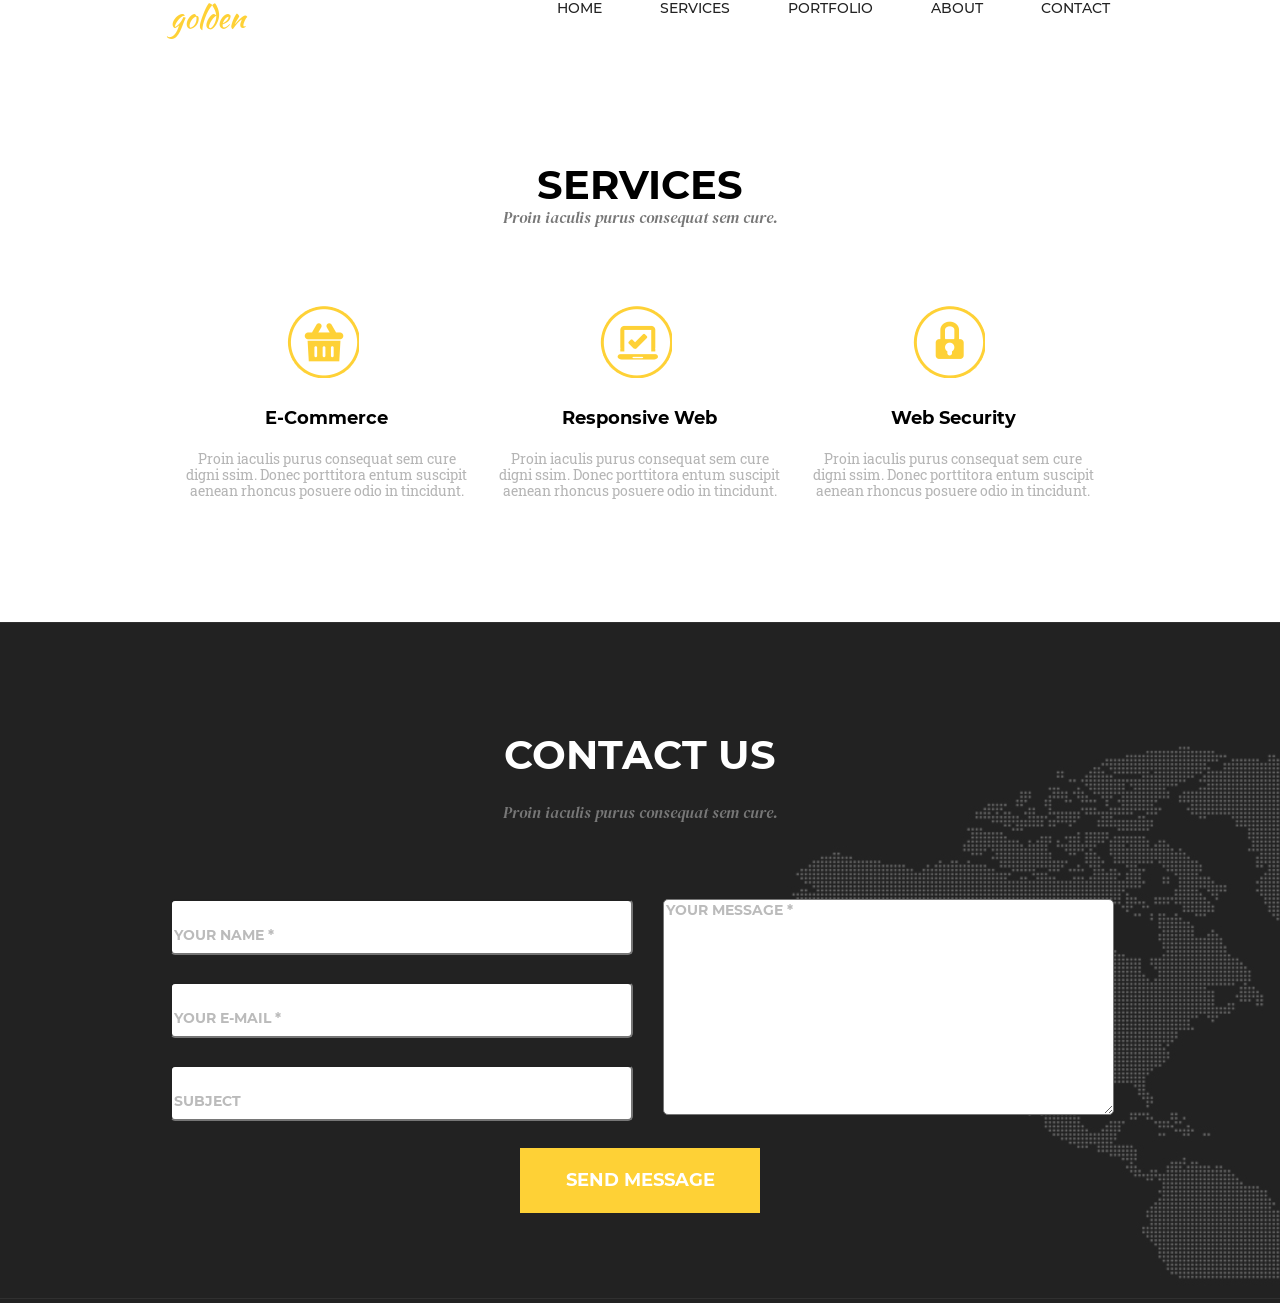
<file: html-css/module_7/module_7.html>
<!DOCTYPE html>
<html lang="en">
<head>
    <meta charset="UTF-8">
    <meta name="viewport" content="width=device-width, initial-scale=1.0">
    <meta http-equiv="X-UA-Compatible" content="ie=edge">
    <link rel="stylesheet" href="styles/fonts.css">
    <link rel="stylesheet" href="styles/normalize.css">
    <link rel="stylesheet" href="styles/styles_7.css">
    <title>Document</title>
</head>
<body>
    <header class="header">
        <nav>
        <div class="wrapper flex_box">
            <a class="site_logo" href="#">golden</a>
            <ul class="nav_links">
                <li class="nav_list_item"><a class="link" href="#">home</a></li>
                <li class="nav_list_item"><a class="link" href="#">services</a></li>
                <li class="nav_list_item"><a class="link" href="#">portfolio</a></li>
                <li class="nav_list_item"><a class="link" href="#">about</a></li>
                <li class="nav_list_item last_list_item"><a class="link" href="#">contact</a></li>
            </ul>
        </div>
        </nav>
    </header>
    <main>
        <section class="wrapper inform_section">
            <h2 class="tittle_first_section">services</h2>
            <p class="tittletoo_first_section">Proin iaculis purus consequat sem cure.</p>
            <ul class="information_block">
            <li class="information_list_item first_list_item">
                <h3 class="tittle_inform">E-Commerce</h3>
                <p class="text_inform">Proin iaculis purus consequat sem cure digni ssim. Donec porttitora entum suscipit aenean rhoncus posuere odio in tincidunt.</p>
            </li>
            <li class="information_list_item second_list_item">
                <h3 class="tittle_inform">Responsive Web</h3>
                <p class="text_inform">Proin iaculis purus consequat sem cure digni ssim. Donec porttitora entum suscipit aenean rhoncus posuere odio in tincidunt.</p>
            </li>
            <li class="information_list_item third_list_item">
                <h3 class="tittle_inform">Web Security</h3>
                <p class="text_inform">Proin iaculis purus consequat sem cure digni ssim. Donec porttitora entum suscipit aenean rhoncus posuere odio in tincidunt.</p>
            </li>
            </ul>
        </section>
        <section class="section_form bgi">
           <div class="wrapper">
           <h2 class="tittle_form_block">contact us</h2>
           <p class="tittletoo_form_block">Proin iaculis purus consequat sem cure.</p>
           <form action="" method="GET">
        <div class="fields_to_fill">
           <div class="small_block">
               <input class="input_row" type="text" name="name" placeholder="Your name *" required>
               <input class="input_row"  type="email" name="email" placeholder="Your e-mail *" required>
               <input class="input_row" type="text" name="subject" placeholder="subject">
               </div>
               <div>
               <textarea class="input_textarea" name="message" id="" name="message" cols="30" rows="10" placeholder="Your message *" required></textarea>
           </div>
        </div>
        <button class="submit" type="submit">send message</button>
    </form>
        </div>
        </section>
    </main>
</body>
</html>
</file>
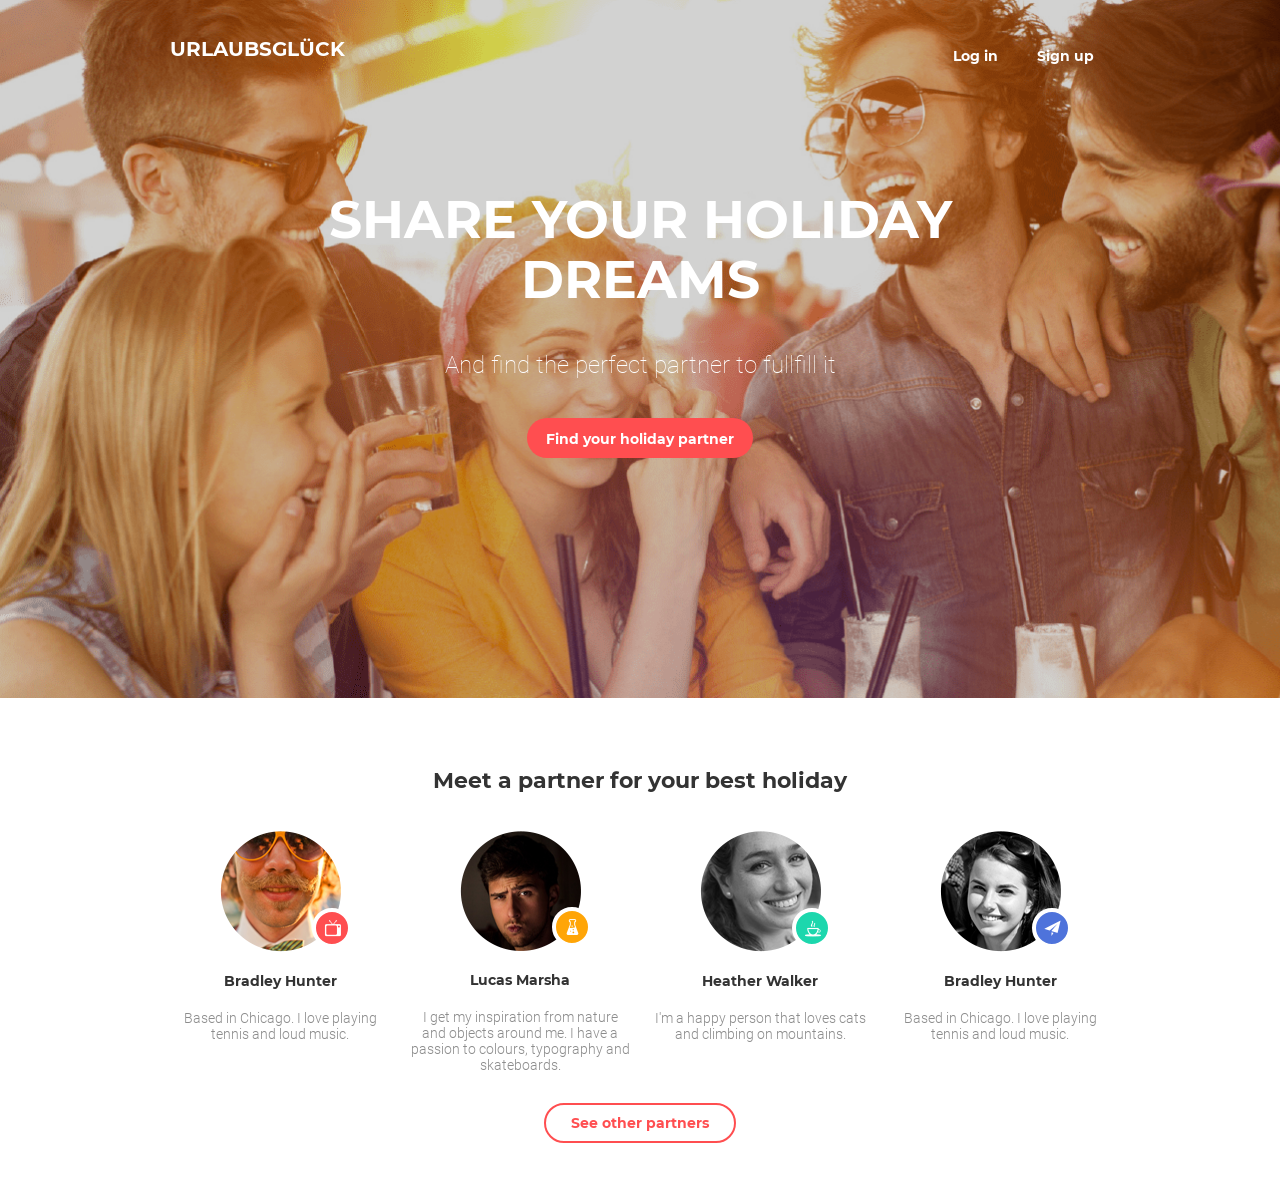
<file: html-css/module_8/module_8.html>
<!DOCTYPE html>
<html lang="en">
<head>
    <meta charset="UTF-8">
    <meta name="viewport" content="width=device-width, initial-scale=1.0">
    <meta http-equiv="X-UA-Compatible" content="ie=edge">
    <link rel="stylesheet" href="styles/normalize.css">
    <link rel="stylesheet" href="styles/font.css">
    <link rel="stylesheet" href="styles/style.css">
    <title>Document</title>
</head>
<body>
    <header class="main_image">
        <div class="container desctop_buttons wrapper">
            <div class="connect_buttons">
                <button class="connect_button">Log in</button>
                <button class="connect_button">Sign up</button>
            </div>
            <div>
                <h2 class="tablet_tittle">URLAUBSGLÜCK</h2>
            </div>
        </div>
    <section class="container wrapper">
        <div>
            <h3 class="first_tittletoo">Share your holiday dreams</h3>
            <p class="text_first_section">And find the perfect partner<br> to fullfill it</p>
            <p class="text_first_section_tablet">And find the perfect partner to fullfill it</p>
            <a class="link_to_find" href="">Find your holiday partner</a>
        </div>
    </section>
    </header>
    <section class="container second_section wrapper">
        <h2 class="tittle_second_section">Meet a partner for your best holiday</h2>
        <ul class="flex_tablet_and_laptop">
            <li class="partner_list">
                <div class="partner_icon">
                    <img class="image" class="image" src="images/Layer 6.png" alt="">
                <div class="position">
                    <a class="social_1" href=""></a>
                </div>
                </div>
                    <p class="partner_name">Bradley Hunter</p>
                    <p class="partner_description">Based in Chicago. I love playing tennis and loud music.</p>
            </li>
            <li class="partner_list">
                <div class="partner_icon">
                    <img class="image" src="images/Layer 8.png" alt="">
                <div class="position">
                    <a class="social_2" href=""></a>
                </div>
                </div>
                    <p class="partner_name">Lucas Marsha</p>
                    <p class="partner_description">I get my inspiration from nature and objects around me. I have a passion to colours, typography and skateboards.</p>
            </li>
            <li class="partner_list">
                <div class="partner_icon">
                    <img class="image" src="images/Layer 7.png" alt="">
                <div class="position">
                    <a class="social_3" href=""></a>
                </div>
                </div>
                    <p class="partner_name">Heather Walker</p>
                    <p class="partner_description">I'm a happy person that loves cats and climbing on mountains.</p>
            </li>
            <li class="partner_list">
                <div class="partner_icon">
                    <img class="image" src="images/Layer 10.png" alt="">
                <div class="position">
                    <a class="social_4" href=""></a>
                </div>
                </div>
                    <p class="partner_name">Bradley Hunter</p>
                    <p class="partner_description">Based in Chicago. I love playing tennis and loud music.</p>
            </li>
        </ul>
        <a class="last_link" href="">See other partners</a>
    </section>
</body>
</html>
</file>
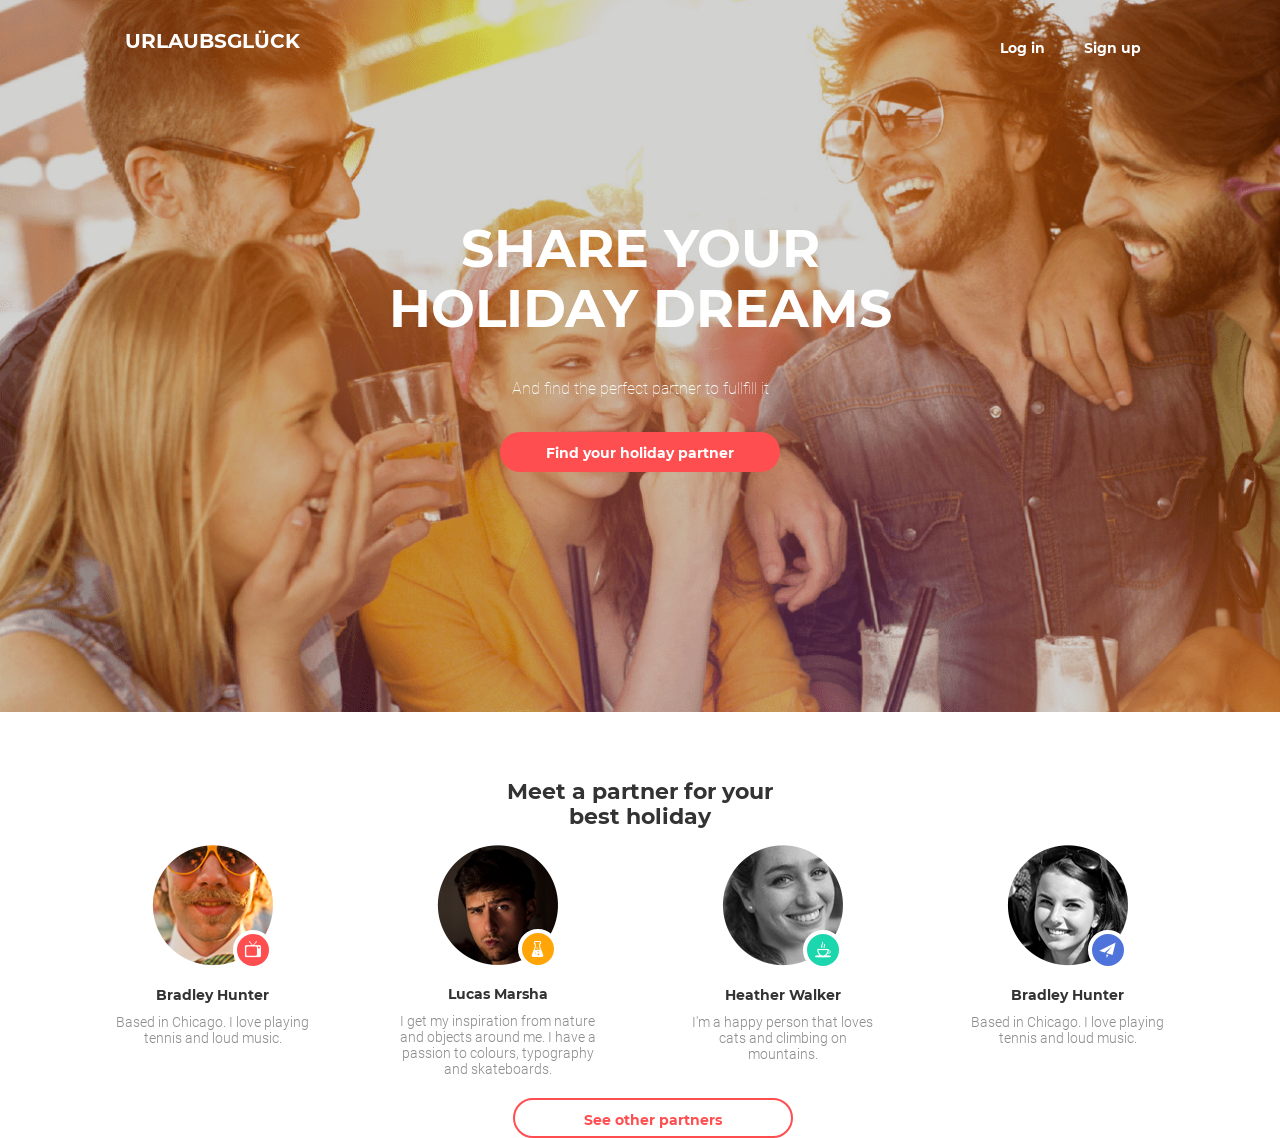
<file: html-css/module_9/module_9.html>
<!DOCTYPE html>
<html lang="en">
<head>
    <meta charset="UTF-8">
    <meta name="viewport" content="width=device-width, initial-scale=1.0">
    <meta http-equiv="X-UA-Compatible" content="ie=edge">
    <link rel="stylesheet" href="styles/bootstrap-grid.css">
    <link rel="stylesheet" href="styles/font.css">
    <link rel="stylesheet" href="styles/normalize.css">
    <link rel="stylesheet" href="styles/style9.css">
    <title>Document</title>
</head>
<body>
    <header class="main_image padding-t">
        <div class="container">
            <div class="row flex-column flex-md-row align-items-center justify-content-md-between flex-md-nowrap align-items-md-start">
                <div class="col-12 col-md-4 col-lg-3 order-md-last d-flex justify-content-center">
                    <button class="connect_button">Log in</button>
                    <button class="connect_button">Sign up</button>
                </div>
                <div class="col-12 col-md-4 col-lg-3 order-md-first">
                    <h2 class="main_tittle">URLAUBSGLÜCK</h2>
                </div>
            </div>
    <section>
        <div class="row flex-column justify-content-center">
            <div class="col-10 m-auto">
            <h3 class="first_tittletoo">Share your<br> holiday dreams</h3>
            <p class="d-md-none text_first_section">And find the perfect partner<br> to fullfill it</p>
            <p class="d-none d-md-block text_first_section">And find the perfect partner to fullfill it</p>
            <a class="link_to_find" href="">Find your holiday partner</a>
            </div>
        </div>
    </section>
    </div>
    </header>
                <section class="container">
                    <div class="row">
                        <div class="col-12">
                            <h2 class="tittle_second_section">Meet a partner for your<br> best holiday</h2>
                        </div>
                    </div>
                            <div class="row">
                            <div class="col-12 col-md-4 col-lg-3 offset-md-2 offset-0 offset-lg-0 col-xl-3">
                                <div class="partner_list first">
                                    <div class="partner_icon">
                                            <img class="image" src="images/Layer 6.png" alt="">
                                        <div class="position">
                                            <a class="social_1" href=""></a>
                                        </div>
                                    </div>
                                        <p class="partner_name">Bradley Hunter</p>
                                        <p class="partner_description">Based in Chicago. I love playing tennis and loud music.</p>
                                </div>
                            </div>
                            <div class="col-12 col-md-4 col-lg-3 col-xl-3">
                                <div class="partner_list second">
                                    <div class="partner_icon">
                                            <img class="image" src="images/Layer 8.png" alt="">
                                        <div class="position">
                                            <a class="social_2" href=""></a>
                                        </div>
                                    </div>
                                        <p class="partner_name">Lucas Marsha</p>
                                        <p class="partner_description">I get my inspiration from nature and objects around me. I have a passion to colours, typography and skateboards.</p>
                                </div>
                            </div>
                            <div class="col-12 col-md-4 col-lg-3 offset-md-2 offset-0 offset-lg-0 col-xl-3">
                                <div class="partner_list first">
                                    <div class="partner_icon">
                                            <img class="image" src="images/Layer 7.png" alt="">
                                        <div class="position">
                                            <a class="social_3" href=""></a>
                                        </div>
                                    </div>
                                        <p class="partner_name">Heather Walker</p>
                                        <p class="partner_description">I'm a happy person that loves cats and climbing on mountains.</p>
                                </div>
                            </div>
                            <div class="col-12 col-md-4 col-lg-3 col-xl-3">
                                <div class="partner_list second">
                                    <div class="partner_icon">
                                            <img class="image" src="images/Layer 10.png" alt="">
                                        <div class="position">
                                            <a class="social_4" href=""></a>
                                        </div>
                                    </div>
                                        <p class="partner_name">Bradley Hunter</p>
                                        <p class="partner_description last_partner_description">Based in Chicago. I love playing tennis and loud music.</p>
                                </div>
                            </div>
                            </div>
                    </div>
                    <div class="row">
                    <div class="col-12 col-md-4 col-lg-3 m-auto">
                    <a class="last_link" href="">See other partners</a>
                    </div>
                    </div>
            </section>
</body>
</html>
</file>
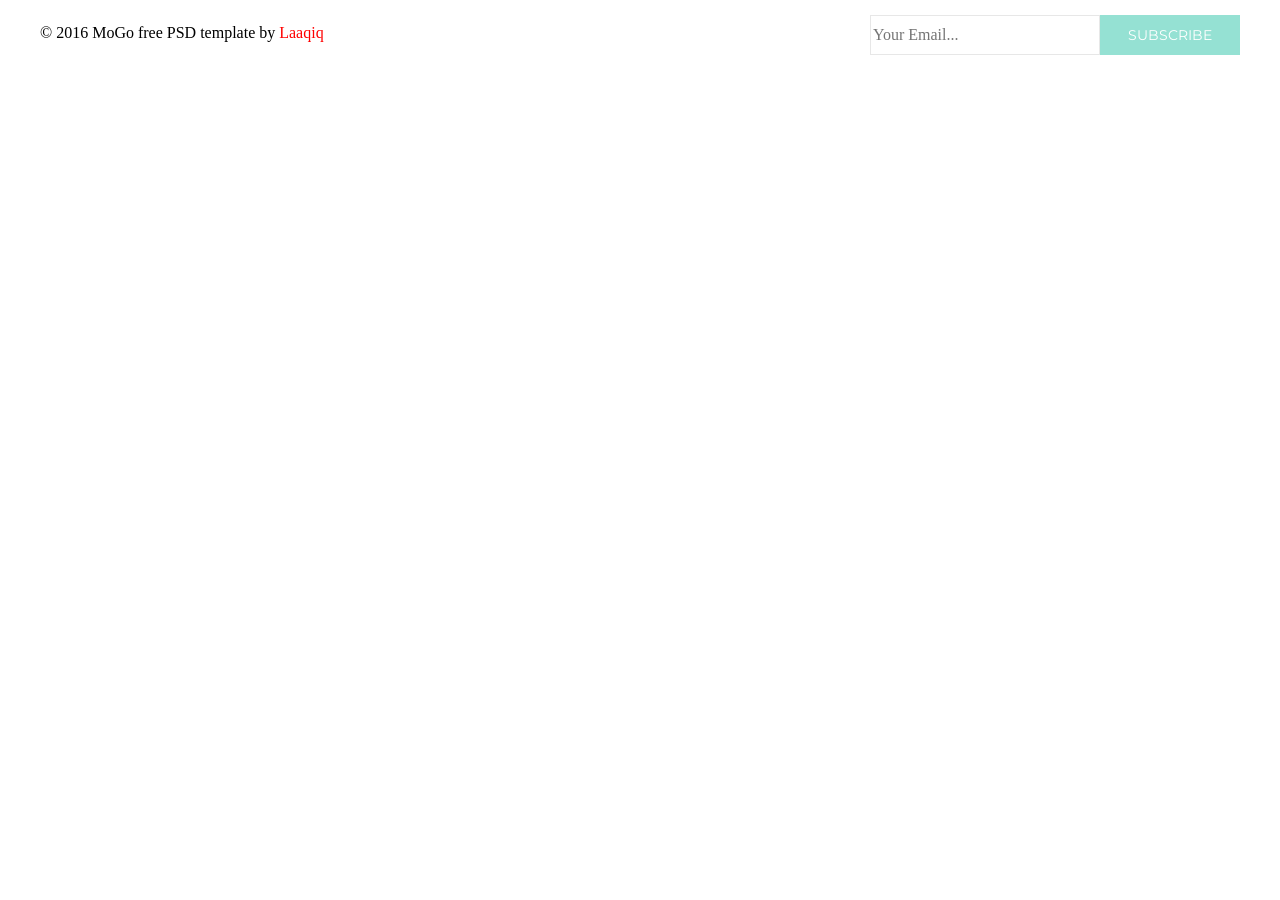
<file: html-css/module_10/blocks/footer.html>
<!DOCTYPE html>
<html lang="en">
<head>
    <meta charset="UTF-8">
    <meta name="viewport" content="width=device-width, initial-scale=1.0">
    <meta http-equiv="X-UA-Compatible" content="ie=edge">
    <link href="https://fonts.googleapis.com/css?family=Montserrat&display=swap" rel="stylesheet">
    <link href="https://fonts.googleapis.com/css?family=Roboto&display=swap" rel="stylesheet">
    <link href="https://fonts.googleapis.com/css?family=Kaushan+Script&display=swap" rel="stylesheet">
    <link rel="stylesheet" href="../styles/normalize.css">
    <link rel="stylesheet" href="../styles/fonts.css">
    <link rel="stylesheet" href="../styles/styles10.css">
    <title>Document</title>
</head>
<body>
    <footer class="wrapper">
        <div class="footer">
        <div>
            <p class="footer__text">© 2016 MoGo free PSD template by <span class="footer__span--red-text">Laaqiq</span></p>
        </div>
        <div class="footer__form">
            <form action=""></form>
            <input class="footer__input-email" type="text" name="email" placeholder="Your Email...">
            <button class="footer__btn">subscribe</button>
        </div>
        </div>
    </footer>
</body>
</html>
</file>
<file: html-css/css/style(1).css>
/*size my page*/
html {
    box-sizing: border-box;
    /*font-family: 'Playfair Display Regular';*/
}
*, 
*::before, 
*::after {
box-sizing: inherit;
}
.container {
    width: 900px;
    margin: 0 auto;
}
/*navigation menu*/
header {
    padding-top: 76px;
    padding-bottom: 104px;
    margin: o auto;
    text-align: center;
}
.site_navigation li {
    display: inline-block;
    margin-right: 60px;
    color: #626262;
    }
.site_navigation li:last-child{
    margin-right: 0;
    }
.site_navigation {
    margin: 0;
    padding: 0;
    font-size: 0;
    text-align: center;
}
a:hover {
    color:#03a9f4;
    transition: 0.3s;
}
/*вместо этих строк взял все псевдоклассом
.link_2 {
    display: inline-block;
    margin-left: 53px;
    margin-right: 53px;
}
.link_3 {
    display: inline-block;
    margin-left: 53px;
    margin-right: 53px;
}
.link_4 {
    display: inline-block;
    margin-left: 53px;
    margin-right: 53px;
}*/
a {
    text-decoration: none;
    color: #626262;
    font-size: 14px;
    text-transform: uppercase;
    /*font-family: 'Playfair Display Regular';*/
}
li:not(:first-child) {
    display: inline-block;
    
    margin-right: 53px;
}
li {
    list-style: none;
}
/*navigation menu end*/
.article__mein {
    width: 420px;
    padding: 0;
    display: inline-block;
}
section {
    font-size: 0px;
}
.article__mein p {
    font-size: 14px;
}
.title {
    font-size: 30px;
    color: #626262;
    margin: 0px;
    margin-bottom: 42px;
}
.titletoo {
    color: #b9b2a4;
    text-transform: uppercase;
    margin: 0px;
    margin-bottom: 28px;
}
.text {
    color: #777777;
    margin: 0px;
}

article {
    margin-bottom: 134px;
}
/* заменил 4 строки на 1
.block_1 {
    margin-right: 60px;
}
.block_3 {
    margin-right: 60px;
}
.block_5 {
    margin-right: 60px;
    margin-bottom: 0px;
}
.block_6 {
    margin-bottom: 0px;*/
article:nth-of-type(n+1):nth-of-type(-n+5):nth-of-type(odd) {
        margin-right: 60px;
}
img {
    margin-bottom: 32px;
}
.section__mein {
    /*font-family: 'Playfair Display Regular';*/
}
button {
    color: #898989;
    display: block;
    font-size: 26px;
    text-align: center;
    padding: 22px 34px;
    margin: auto;
    margin-bottom: 50px;
}
button:hover {
    cursor: pointer;
}
</file>
<file: html-css/module_4/css/module_4.css>
.wrapper {
    width: 1110px;
    margin: 0 auto;
}
.clearfix::after {
    content: "";
    display: table;
    clear: both;
}
.site-logo {
      font-size: 22px;
      text-transform: uppercase;
      vertical-align: middle;
      float: left;
      text-decoration: none;
      color: black;
}
.site-logo::first-letter {
      color: #1abc9c;
      font-weight: bold;
}
.list_item {
      float: left;
      list-style: none;
}
.list_item {
    margin-right: 26px;
}
.last_list_item {
    margin: 0;
}
.link {
      text-decoration: none;
      text-transform: uppercase;
      font-size: 14px;
      color: #0f0101;
      font-weight: bold;
      font-family: Open-sans;
      display: block;
}
.nav_list {
      padding: 0px;
      margin: 0px;
      float: right;
}
.navigation_menu {
      padding-top: 38px;
      padding-bottom: 110px;
}
/*nav menu end*/
.tittle_one {
    font-family: Roboto;
    text-transform: uppercase;
    font-size: 34px;
    display: block;
    margin: 0 auto;
    text-align: center;
}
.tittle_one::after {
    content: '';
    display: block;
    width: 164px;
    height: 7px;
    background-color: #1abc9c;
    margin: auto;
    margin-top: 30px;
}
/*h2 first end*/
.inform {
    padding: 0;
    margin: 0;
}
.item_name {
    width: 200px;
    height: 40px;
    background-color: #323232;
    color: #ffffff;
    float: right;
    text-transform: uppercase;
    font-size: 18px;
    font-family: roboto;
    text-align: left;
    box-sizing: border-box;
    padding-top: 12px;
    padding-left: 12px;
    font-weight: 700;
    float: left;
}
.item_price {
    background-color: #8c8c8c;
    width: 55px;
    float: left;
    height: 40px;
    box-sizing: border-box;
    text-transform: uppercase;
    font-size: 18px;
    font-family: roboto;
    padding-top: 12px;
    padding-left: 12px;
    font-weight: 700;
    opacity: 0.7;
    color: #fff;
}
.good:hover .item_name, .good:hover .item_price{
    background-color: #1abc9c;
    }
img {
    display: block;
}
.good {
    float: left;
    margin-right: 30px;
}
.good:nth-of-type(-n+4) {
    margin-bottom: 30px;
}
.good:nth-of-type(n+5) {
    margin-bottom: 105px;
}
.last_good {
    margin-right: 0px;
}
.father_float_block_1 {
    margin-top: 92px;
}
h3 {
    font-family: open sans;
    color: #555252;
    font-size: 18px;
    font-weight: 600;
    text-align: left;
    margin: 0px 0px 29px 0px;

}
.information_img {
    margin-bottom: 16px;
}
h3::after {
    content: '';
    display: block;
    height: 3px;
    width: 136px;
    background-color: #1abc9c;
    margin-top: 12px;
}
.information_item {
    width: 350px;
    float: left;
    margin-right: 30px; 
}
.last_information_item {
    margin-right: 0px;
}
.text_inform {
    font-size: 14px;
    font-family: open sans;
    text-align: left;
    line-height: 18px;
    margin: 0px 0px 16px 0px;
}
.link_read_more {
    height: 50px;
    width: 160px;
    border-radius: 5px;
    background-color: #323232;
    text-transform: uppercase;
    color: #fff;
    font-family: roboto;
    text-decoration: none;
    display: inline-block;
    text-align: center;
    box-sizing: border-box;
    padding-top: 18px;
}
.link_read_more:hover {
    background-color: #1abc9c;
}
.information_block {
    margin-top: 80px;
    padding-bottom: 46px;
}
.link:hover {
    color: #1abc9c;
}
ul {
    padding: 0;
    margin: 0;
}
li {
    list-style: none;
}
</file>
<file: html-css/module_5/styles/styles_module_5.css>
.wrapper {
    width: 1110px;
    margin: 0 auto;
}
.clearfix::after {
    content: "";
    display: table;
    clear: both;
  }
ul {
    margin: 0;
    padding: 0;
}
li {
    list-style: none;
}
  .site-logo {
      font-size: 22px;
      font-family: 'roboto';
      text-transform: uppercase;
      vertical-align: middle;
      float: left;
      text-decoration: none;
      color: #000;
  }
  .site-logo::first-letter {
      color: #1abc9c;
      font-weight: bold;
  }
  .list_item {
      display: inline-block;
      list-style: none;
      margin-right: 26px;
  }
  .list_item:last-of-type {
      margin-right: 0px;
  }
  .link {
      font-family: 'open sans';
      text-decoration: none;
      text-transform: uppercase;
      font-size: 14px;
      color: #0f0101;
      font-weight: bold;
      display: block;
  }
  .nav_list {
      padding: 0px;
      margin: 0px;
      float: right;
  }
  .navigation_menu {
      padding-top: 38px;
      padding-bottom: 32px;
  }
  /*nav menu end*/
  .slider {
      position: relative;
  }
  .slider_right {
      display: inline-block;
      position: absolute;
      left: 210px;
      margin: 0px;
      padding: 0px;
      transform: translateY(-50%);
      top: 50%;
      z-index: 2;
  }
  .slider_image {
      display: block;
      max-width: 100%;
  }
  .symbol {
      font-size: 38px;
      color: #fff;
      background-color: #1abc9c;
      opacity: 0.7;
      cursor: pointer;
      width: 104px;
      height: 104px;
      margin: 0px;
      padding: 0px;
      border: none;
  }
  .slider_left {
    display: inline-block;
    position: absolute;
    right: 210px;
    margin: 0px;
    padding: 0px;
    transform: translateY(-50%);
    top: 50%;
    z-index: 2;
  }
  .slider_title {
      font-size: 60px;
      font-family: 'roboto';
      font-weight: 700;
      text-transform: uppercase;
      display: inline;
      position: absolute;
      color: #fff;
      top: 140px;
      left: 400px;
  }
  .slider_text{
       font-family: 'roboto';
       font-size: 24px;
       font-weight: 400;
       color: #fff;
       display: inline;
       position: absolute;
       top: 260px;
       left: 400px;
       text-transform: uppercase;
       font-weight: 200;
  }
  .bgc-color {
      padding-top: 100px;
  }
  .title {
      font-family: 'roboto';
      margin: 0 auto;
      text-align: center;
      font-size: 48px;
      text-transform: uppercase;
      color: #515151;
      font-family: roboto;
      background-color: #e9f0fd;
      margin-bottom: 82px;
      padding-top: 100px;

  }
  .title::after {
      content: "";
      display: block;
      width: 164px;
      height: 7px;
      background-color: #1abc9c;
      margin: auto;
      margin-top: 32px;
  }
  .good {
      float: left;
      width: 255px;
      height: 322px;
      margin-right: 30px;
      position: relative;
  }
  .inform {
      display: inline-block;
      font-size: 18px;
      text-transform: uppercase;
      font-weight: 800;
  }
  .inform_about_good {
      width: 255px;
      height: 40px;
      background-color: #8c8c8c;
  }
  .item_name {
    width: 200px;
    height: 40px;
    background-color: #323232;
    color: #ffffff;
    display: inline-block;
    text-transform: uppercase;
    font-size: 18px;
    font-family: 'roboto';
    text-align: left;
    box-sizing: border-box;
    padding-top: 12px;
    padding-left: 12px;
    font-weight: 700;
    float: left;
    margin: 0px;
}
.item_price {
    background-color: #8c8c8c;
    width: 54px;
    float: left;
    height: 40px;
    box-sizing: border-box;
    text-transform: uppercase;
    font-size: 18px;
    font-family: 'roboto';
    padding-top: 12px;
    padding-left: 12px;
    font-weight: 700;
    opacity: 0.7;
    color: #fff;
    margin: 0px;
}
  .inform_about_good:hover {
      background-color: #1abc9c;
  }
  .last_good {
      margin-right: 0px;
  }
  .footer {
      height: 88px;
      width: 100%;
      background-color: #323232;
      text-align: center;
      padding-top: 54px;
  }
  .footer_text {
      font-family: 'open sans';
      color: #fff;
      font-size: 16px;
      margin: 0;
  }
  .blue_text {
      color: #46bfa9;
      font-size: 16px;
  }
  .item_image {
      display: block;
  }
  .link:hover {
      color: #1abc9c;
  }
  .bgc-color {
      background-color: #e9f0fd;
      padding-bottom: 98px;
  }
  /*менюшка при наведении*/
  .submenu {
      width: 255px;
      height: 282px;
      background-color: rgba(0, 0, 0, 0.5);
      position: absolute;
      bottom: 40px;
      left: 0px;
      border: 10px solid rgba(255, 255, 255, 0.7);
      box-sizing: border-box;
      display: none;
  }
  .like {
      border: 1px solid #fff;
      background-color: rgba(255, 255, 255, 0);
      color: #fff;
      cursor: pointer;
      position: absolute;
      top: 90px;
      left: 55px;
      transform: translateX(-50%);
  }
  .svg_image {
      fill: #fff;
  }
  .shuffle {
    border: 1px solid #fff;
    background-color: rgba(255, 255, 255, 0);
    color: #fff;
    cursor: pointer;
    position: absolute;
    top: 90px;
    left: 114px;
    transform: translateX(-50%);
  } 
  .clock {
    border: 1px solid #fff;
    background-color: rgba(0, 0, 0, 0);
    color: #fff;
    cursor: pointer;
    position: absolute;
    top: 90px;
    left: 173px;
    transform: translateX(-50%);
  }
  .pointer:hover {
      background-color: #1abc9c;
      transition: 0.3s;
      opacity: 1;
  }
  .bye {
    border: 1px solid #fff;
    background-color:rgba(0, 0, 0, 0);
    color: #fff;
    cursor: pointer;
    width: 168px;
    height: 50px;
    position: absolute;
    top: 147px;
    left: 30px;
  }
  .text_for_bye {
      text-transform: uppercase;
      display: inline-block;
      vertical-align: super;
  }
  .pointer {
      width: 50px;
      height: 50px;
  }
  .bye:hover {
      background-color: #323232;
      transition: 0.3s;
  }
  .hover_submenu {
      display: none;
  }
  .good:hover > .hover_submenu {
   display: block;
   transition: 1s;
  }
  .good:hover .item_name, .good:hover .item_price{
    background-color: #1abc9c;
    }
 section {
     max-width: 100%;
     background-color: #e9f0fd;
     padding-bottom: 100px;
 }
</file>
<file: html-css/module_6/styles/styles6.css>
.wrapper {
    width: 1200px;
    margin: 0 auto;
}
.flex_box {
    display: flex;
    justify-content: space-between;
}
.site_logo {
    font-size: 30px;
    font-weight: bold;
    font-family: montserrat;
    color: #95e1d3;
}
.link {
    font-size: 14px;
    font-family: montserrat;
    color: #95e1d3;
    text-transform: uppercase;
    display: block;
}
.nav_list_item {
    margin-right: 58px;
}
.last_list_item {
    margin-right: 0;
}
.link:hover::after {
    content: "";
    display: block;
    width: 100%;
    height: 3px;
    background-color: #f38181;
    margin-top: 12px;
    transition-duration: 200ms;
}
.link::after {
    content: "";
    display: block;
    width: 100%;
    height: 3px;
    background-color: #fff;
    margin-top: 12px;
}
.link:hover {
    color: #f38181;
}
.nav_links {
    display: flex;
    justify-content: flex-end;
    padding-left: 0px;
    margin: 0;
    padding-top: 22px;
}
a {
    text-decoration: none;
}
li {
    list-style: none;
}
/*end nav menu*/
.title {
    font-family: kaushan script;
    display: block;
    font-size: 24px;
    margin-bottom: 24px;
}
.title_two {
    font-family: montserrat;
    font-size: 30px;
    text-transform: uppercase;
    display: block;
}
.title_two::after {
    content: "";
    display: block;
    background-color: #f38181;
    width: 60px;
    height: 3px;
    margin: 0 auto;
    margin-top: 42px;
}
h2 {
    text-align: center;
    margin-top: 0px;
    margin-bottom: 100px;
}
.inform_block {
    width: 400px;
    box-sizing: border-box;
    padding-left: 82px;
    position: relative;
    margin-bottom: 98px;
}
.inform_block_last {
    width: 400px;
    box-sizing: border-box;
    padding-left: 82px;
    position: relative;
    margin: 0;
}
.icon {
    position: absolute;
    top: 0;
    left: 25px;
}
.information_box {
    display: flex;
    flex-wrap: wrap;
}
.information_title {
    font-family: montserrat;
    font-weight: 300;
    font-size: 14px;
    text-transform: uppercase;
    color: #333333;
    margin-top: 0;
}
.text {
    font-family: roboto;
    font-size: 14px;
    color: #a0a0a0;
    margin-bottom: 0px;
    margin-top: 0;
}
/*end first iformation block*/
.second_information_block {
    padding-top: 91px;
}
.first_information_block {
    padding-top: 115px;
}
.title_text {
    text-align: center;
    font-size: 14px;
    font-family: roboto;
    color: #c3c3c3;
    margin-bottom: 95px;
    box-sizing: border-box;
    padding: 0px 130px 0px 130px;
}
.animated_photo {
    position: relative;
    width: 380px;
}
.animated_photo:hover {
    transform: translate(-10px, -10px);
    transition-duration: 200ms;
}
.gradient {
    width: 380px;
    height: 470px;
    background-image: linear-gradient(rgba(239,137,138,0.9), rgba(240,216,137,0.9));
    position: absolute;
    top: 0;
    left: 0;
    display: none;
}
.animated_photo:hover > .gradient {
    display: block;
    box-shadow: 10px 10px #95e1d3;
}
.socials {
    width: 254px;
    height: 56px;
    padding: 0;
    margin: 0;
    box-sizing: border-box;
    display: flex;
    justify-content: flex-start;
    position: absolute;
    top: 207px;
    left: 78px;
    display: none;
}
.gradient:hover > .socials {
    display: flex;
    z-index: 10;
}
.social_link {
    width: 56px;
    height: 56px;
    display: inline-block;
    text-align: center;
    vertical-align: middle;
    background-color: #fce38a;
    padding-top: 18px;
    box-sizing: border-box;
}
.social_link:hover {
    background-color: #95e1d3;
 }
.our_team {
    display: flex;
    justify-content: space-around;
    margin-bottom: 84px;
    height: 100%;
}
.name {
    font-size: 14px;
    text-transform: uppercase;
    color: #333333;
    display: block;
    text-align: center;
    font-family: montserrat;
    margin-top: 30px;
}
.destination {
    font-size: 14px;
    color: #999999;
    display: block;
    text-align: center;
    font-family: roboto;
    margin-top: 16px;
}
.animated_block {
    position: relative;
    top: 0;
    left: 0;
}
.hover_icon:hover {
    transform: translate(-10px, -10px);
    transition-duration: 200ms;
}

.hover_icon:hover > .socials {
    display: flex;
}
.hover_icon:hover > .gradient {
    display: block;
}

/*end our team*/
.footer {
    display: flex;
    justify-content: space-between;
    box-shadow: 0 -1px 0px 0px #e5e5e5;
    margin: 0;
    padding-bottom: 70px;
}
.form {
    box-sizing: border-box;
    padding-top: 15px;
    display: flex;
}
.red_text {
    color: red;
}
button {
    width: 140px;
    height: 50px;
    background-color: #95e1d3;
    font-family: montserrat;
    font-size: 14px;
    text-transform: uppercase;
    color: #fff;
}
.footer_text {
    padding-top: 30px;
    box-sizing: border-box;
    box-shadow: none;
    margin: 0;
}
</file>
<file: html-css/module_7/styles/fonts.css>
/* montserrat-100 - latin */
@font-face {
    font-family: 'Montserrat';
    font-style: normal;
    font-weight: 100;
    src: local('Montserrat Thin'), local('Montserrat-Thin'),
         url('fonts/montserrat/montserrat-v14-latin-100.woff2') format('woff2'), /* Chrome 26+, Opera 23+, Firefox 39+ */
         url('fonts/montserrat/montserrat-v14-latin-100.woff') format('woff'); /* Chrome 6+, Firefox 3.6+, IE 9+, Safari 5.1+ */
  }
  /* montserrat-100italic - latin */
  @font-face {
    font-family: 'Montserrat';
    font-style: italic;
    font-weight: 100;
    src: local('Montserrat Thin Italic'), local('Montserrat-ThinItalic'),
         url('fonts/montserrat/montserrat-v14-latin-100italic.woff2') format('woff2'), /* Chrome 26+, Opera 23+, Firefox 39+ */
         url('fonts/montserrat/montserrat-v14-latin-100italic.woff2') format('woff'); /* Chrome 6+, Firefox 3.6+, IE 9+, Safari 5.1+ */
  }
  /* montserrat-200 - latin */
  @font-face {
    font-family: 'Montserrat';
    font-style: normal;
    font-weight: 200;
    src: local('Montserrat ExtraLight'), local('Montserrat-ExtraLight'),
         url('fonts/montserrat/montserrat-v14-latin-200.woff2') format('woff2'), /* Chrome 26+, Opera 23+, Firefox 39+ */
         url('fonts/montserrat/montserrat-v14-latin-200.woff') format('woff'); /* Chrome 6+, Firefox 3.6+, IE 9+, Safari 5.1+ */
  }
  /* montserrat-200italic - latin */
  @font-face {
    font-family: 'Montserrat';
    font-style: italic;
    font-weight: 200;
    src: local('Montserrat ExtraLight Italic'), local('Montserrat-ExtraLightItalic'),
         url('fonts/montserrat/montserrat-v14-latin-200italic.woff2') format('woff2'), /* Chrome 26+, Opera 23+, Firefox 39+ */
         url('fonts/montserrat/montserrat-v14-latin-200italic.woff') format('woff'); /* Chrome 6+, Firefox 3.6+, IE 9+, Safari 5.1+ */
  }
  /* montserrat-300 - latin */
  @font-face {
    font-family: 'Montserrat';
    font-style: normal;
    font-weight: 300;
    src: local('Montserrat Light'), local('Montserrat-Light'),
         url('fonts/montserrat/montserrat-v14-latin-300.woff2') format('woff2'), /* Chrome 26+, Opera 23+, Firefox 39+ */
         url('fonts/montserrat/montserrat-v14-latin-300.woff') format('woff'); /* Chrome 6+, Firefox 3.6+, IE 9+, Safari 5.1+ */
  }
  /* montserrat-300italic - latin */
  @font-face {
    font-family: 'Montserrat';
    font-style: italic;
    font-weight: 300;
    src: local('Montserrat Light Italic'), local('Montserrat-LightItalic'),
         url('fonts/montserrat/montserrat-v14-latin-300italic.woff2') format('woff2'), /* Chrome 26+, Opera 23+, Firefox 39+ */
         url('fonts/montserrat/montserrat-v14-latin-300italic.woff') format('woff'); /* Chrome 6+, Firefox 3.6+, IE 9+, Safari 5.1+ */
  }
  /* montserrat-regular - latin */
  @font-face {
    font-family: 'Montserrat';
    font-style: normal;
    font-weight: 400;
    src: local('Montserrat Regular'), local('Montserrat-Regular'),
         url('fonts/montserrat/montserrat-v14-latin-regular.woff2') format('woff2'), /* Chrome 26+, Opera 23+, Firefox 39+ */
         url('fonts/montserrat/montserrat-v14-latin-regular.woff') format('woff'); /* Chrome 6+, Firefox 3.6+, IE 9+, Safari 5.1+ */
  }
  /* montserrat-italic - latin */
  @font-face {
    font-family: 'Montserrat';
    font-style: italic;
    font-weight: 400;
    src: local('Montserrat Italic'), local('Montserrat-Italic'),
         url('fonts/montserrat/montserrat-v14-latin-italic.woff2') format('woff2'), /* Chrome 26+, Opera 23+, Firefox 39+ */
         url('fonts/montserrat/montserrat-v14-latin-italic.woff') format('woff'); /* Chrome 6+, Firefox 3.6+, IE 9+, Safari 5.1+ */
  }
  /* montserrat-500 - latin */
  @font-face {
    font-family: 'Montserrat';
    font-style: normal;
    font-weight: 500;
    src: local('Montserrat Medium'), local('Montserrat-Medium'),
         url('fonts/montserrat/montserrat-v14-latin-500.woff2') format('woff2'), /* Chrome 26+, Opera 23+, Firefox 39+ */
         url('fonts/montserrat/montserrat-v14-latin-500.woff') format('woff'); /* Chrome 6+, Firefox 3.6+, IE 9+, Safari 5.1+ */
  }
  /* montserrat-500italic - latin */
  @font-face {
    font-family: 'Montserrat';
    font-style: italic;
    font-weight: 500;
    src: local('Montserrat Medium Italic'), local('Montserrat-MediumItalic'),
         url('fonts/montserrat/montserrat-v14-latin-500italic.woff2') format('woff2'), /* Chrome 26+, Opera 23+, Firefox 39+ */
         url('fonts/montserrat/montserrat-v14-latin-500italic.woff') format('woff'); /* Chrome 6+, Firefox 3.6+, IE 9+, Safari 5.1+ */
  }
  /* montserrat-600 - latin */
  @font-face {
    font-family: 'Montserrat';
    font-style: normal;
    font-weight: 600;
    src: local('Montserrat SemiBold'), local('Montserrat-SemiBold'),
         url('fonts/montserrat/montserrat-v14-latin-600.woff2') format('woff2'), /* Chrome 26+, Opera 23+, Firefox 39+ */
         url('fonts/montserrat/montserrat-v14-latin-600.woff') format('woff'); /* Chrome 6+, Firefox 3.6+, IE 9+, Safari 5.1+ */
  }
  /* montserrat-600italic - latin */
  @font-face {
    font-family: 'Montserrat';
    font-style: italic;
    font-weight: 600;
    src: local('Montserrat SemiBold Italic'), local('Montserrat-SemiBoldItalic'),
         url('fonts/montserrat/montserrat-v14-latin-600italic.woff2') format('woff2'), /* Chrome 26+, Opera 23+, Firefox 39+ */
         url('fonts/montserrat/montserrat-v14-latin-600italic.woff') format('woff'); /* Chrome 6+, Firefox 3.6+, IE 9+, Safari 5.1+ */
  }
  /* montserrat-700 - latin */
  @font-face {
    font-family: 'Montserrat';
    font-style: normal;
    font-weight: 700;
    src: local('Montserrat Bold'), local('Montserrat-Bold'),
         url('fonts/montserrat/montserrat-v14-latin-700.woff2') format('woff2'), /* Chrome 26+, Opera 23+, Firefox 39+ */
         url('fonts/montserrat/montserrat-v14-latin-700.woff') format('woff'); /* Chrome 6+, Firefox 3.6+, IE 9+, Safari 5.1+ */
  }
  /* montserrat-700italic - latin */
  @font-face {
    font-family: 'Montserrat';
    font-style: italic;
    font-weight: 700;
    src: local('Montserrat Bold Italic'), local('Montserrat-BoldItalic'),
         url('fonts/montserrat/montserrat-v14-latin-700italic.woff2') format('woff2'), /* Chrome 26+, Opera 23+, Firefox 39+ */
         url('fonts/montserrat/montserrat-v14-latin-700italic.woff') format('woff'); /* Chrome 6+, Firefox 3.6+, IE 9+, Safari 5.1+ */
  }
  /* montserrat-800 - latin */
  @font-face {
    font-family: 'Montserrat';
    font-style: normal;
    font-weight: 800;
    src: local('Montserrat ExtraBold'), local('Montserrat-ExtraBold'),
         url('fonts/montserrat/montserrat-v14-latin-800.woff2') format('woff2'), /* Chrome 26+, Opera 23+, Firefox 39+ */
         url('fonts/montserrat/montserrat-v14-latin-800.woff') format('woff'); /* Chrome 6+, Firefox 3.6+, IE 9+, Safari 5.1+ */
  }
  /* montserrat-800italic - latin */
  @font-face {
    font-family: 'Montserrat';
    font-style: italic;
    font-weight: 800;
    src: local('Montserrat ExtraBold Italic'), local('Montserrat-ExtraBoldItalic'),
         url('fonts/montserrat/montserrat-v14-latin-800italic.woff2') format('woff2'), /* Chrome 26+, Opera 23+, Firefox 39+ */
         url('fonts/montserrat/montserrat-v14-latin-800italic.woff') format('woff'); /* Chrome 6+, Firefox 3.6+, IE 9+, Safari 5.1+ */
  }
  /* montserrat-900 - latin */
  @font-face {
    font-family: 'Montserrat';
    font-style: normal;
    font-weight: 900;
    src: local('Montserrat Black'), local('Montserrat-Black'),
         url('fonts/montserrat/montserrat-v14-latin-900.woff2') format('woff2'), /* Chrome 26+, Opera 23+, Firefox 39+ */
         url('fonts/montserrat/montserrat-v14-latin-900.woff') format('woff'); /* Chrome 6+, Firefox 3.6+, IE 9+, Safari 5.1+ */
  }
  /* montserrat-900italic - latin */
  @font-face {
    font-family: 'Montserrat';
    font-style: italic;
    font-weight: 900;
    src: local('Montserrat Black Italic'), local('Montserrat-BlackItalic'),
         url('fonts/montserrat/montserrat-v14-latin-900italic.woff2') format('woff2'), /* Chrome 26+, Opera 23+, Firefox 39+ */
         url('fonts/montserrat/montserrat-v14-latin-900italic.woff') format('woff'); /* Chrome 6+, Firefox 3.6+, IE 9+, Safari 5.1+ */
  }
  /* roboto-slab-100 - latin_latin-ext */
@font-face {
    font-family: 'Roboto Slab';
    font-style: normal;
    font-weight: 100;
    src: local(''),
         url('fonts/roboto-slab/roboto-slab-v10-latin_latin-ext-100.woff2') format('woff2'), /* Chrome 26+, Opera 23+, Firefox 39+ */
         url('fonts/roboto-slab/roboto-slab-v10-latin_latin-ext-100.woff') format('woff'); /* Chrome 6+, Firefox 3.6+, IE 9+, Safari 5.1+ */
  }
  /* roboto-slab-200 - latin_latin-ext */
  @font-face {
    font-family: 'Roboto Slab';
    font-style: normal;
    font-weight: 200;
    src: local(''),
         url('fonts/roboto-slab/roboto-slab-v10-latin_latin-ext-200.woff2') format('woff2'), /* Chrome 26+, Opera 23+, Firefox 39+ */
         url('fonts/roboto-slab/roboto-slab-v10-latin_latin-ext-200.woff') format('woff'); /* Chrome 6+, Firefox 3.6+, IE 9+, Safari 5.1+ */
  }
  /* roboto-slab-300 - latin_latin-ext */
  @font-face {
    font-family: 'Roboto Slab';
    font-style: normal;
    font-weight: 300;
    src: local(''),
         url('fonts/roboto-slab/roboto-slab-v10-latin_latin-ext-300.woff2') format('woff2'), /* Chrome 26+, Opera 23+, Firefox 39+ */
         url('fonts/roboto-slab/roboto-slab-v10-latin_latin-ext-300.woff') format('woff'); /* Chrome 6+, Firefox 3.6+, IE 9+, Safari 5.1+ */
  }
  /* roboto-slab-regular - latin_latin-ext */
  @font-face {
    font-family: 'Roboto Slab';
    font-style: normal;
    font-weight: 400;
    src: local(''),
         url('fonts/roboto-slab/roboto-slab-v10-latin_latin-ext-regular.woff2') format('woff2'), /* Chrome 26+, Opera 23+, Firefox 39+ */
         url('fonts/roboto-slab/roboto-slab-v10-latin_latin-ext-regular.woff') format('woff'); /* Chrome 6+, Firefox 3.6+, IE 9+, Safari 5.1+ */
  }
  /* roboto-slab-500 - latin_latin-ext */
  @font-face {
    font-family: 'Roboto Slab';
    font-style: normal;
    font-weight: 500;
    src: local(''),
         url('fonts/roboto-slab/roboto-slab-v10-latin_latin-ext-500.woff2') format('woff2'), /* Chrome 26+, Opera 23+, Firefox 39+ */
         url('fonts/roboto-slab/roboto-slab-v10-latin_latin-ext-500.woff') format('woff'); /* Chrome 6+, Firefox 3.6+, IE 9+, Safari 5.1+ */
  }
  /* roboto-slab-600 - latin_latin-ext */
  @font-face {
    font-family: 'Roboto Slab';
    font-style: normal;
    font-weight: 600;
    src: local(''),
         url('fonts/roboto-slab/roboto-slab-v10-latin_latin-ext-600.woff2') format('woff2'), /* Chrome 26+, Opera 23+, Firefox 39+ */
         url('fonts/roboto-slab/roboto-slab-v10-latin_latin-ext-600.woff') format('woff'); /* Chrome 6+, Firefox 3.6+, IE 9+, Safari 5.1+ */
  }
  /* roboto-slab-700 - latin_latin-ext */
  @font-face {
    font-family: 'Roboto Slab';
    font-style: normal;
    font-weight: 700;
    src: local(''),
         url('fonts/roboto-slab/roboto-slab-v10-latin_latin-ext-700.woff2') format('woff2'), /* Chrome 26+, Opera 23+, Firefox 39+ */
         url('fonts/roboto-slab/roboto-slab-v10-latin_latin-ext-700.woff') format('woff'); /* Chrome 6+, Firefox 3.6+, IE 9+, Safari 5.1+ */
  }
  /* roboto-slab-900 - latin_latin-ext */
  @font-face {
    font-family: 'Roboto Slab';
    font-style: normal;
    font-weight: 900;
    src: local(''),
         url('fonts/roboto-slab/roboto-slab-v10-latin_latin-ext-900.woff2') format('woff2'), /* Chrome 26+, Opera 23+, Firefox 39+ */
         url('fonts/roboto-slab/roboto-slab-v10-latin_latin-ext-900.woff') format('woff'); /* Chrome 6+, Firefox 3.6+, IE 9+, Safari 5.1+ */
  }
  /* roboto-slab-800 - latin_latin-ext */
  @font-face {
    font-family: 'Roboto Slab';
    font-style: normal;
    font-weight: 800;
    src: local(''),
         url('fonts/roboto-slab/roboto-slab-v10-latin_latin-ext-800.woff2') format('woff2'), /* Chrome 26+, Opera 23+, Firefox 39+ */
         url('fonts/roboto-slab/roboto-slab-v10-latin_latin-ext-800.woff') format('woff'); /* Chrome 6+, Firefox 3.6+, IE 9+, Safari 5.1+ */
  }
  /* abeezee-regular - latin */
@font-face {
    font-family: 'ABeeZee';
    font-style: normal;
    font-weight: 400;
    src: local('ABeeZee Regular'), local('ABeeZee-Regular'),
         url('fonts/ABeeZee_(dejaVu_sans)/abeezee-v13-latin-regular.woff2') format('woff2'), /* Chrome 26+, Opera 23+, Firefox 39+ */
         url('fonts/ABeeZee_(dejaVu_sans)/abeezee-v13-latin-regular.woff') format('woff'); /* Chrome 6+, Firefox 3.6+, IE 9+, Safari 5.1+ */
  }
  /* abeezee-italic - latin */
  @font-face {
    font-family: 'ABeeZee';
    font-style: italic;
    font-weight: 400;
    src: local('ABeeZee Italic'), local('ABeeZee-Italic'),
         url('fonts/ABeeZee_(dejaVu_sans)/abeezee-v13-latin-italic.woff2') format('woff2'), /* Chrome 26+, Opera 23+, Firefox 39+ */
         url('fonts/ABeeZee_(dejaVu_sans)/abeezee-v13-latin-italic.woff') format('woff'); /* Chrome 6+, Firefox 3.6+, IE 9+, Safari 5.1+ */
  }
  /* dm-serif-display-regular - latin */
@font-face {
    font-family: 'DM Serif Display';
    font-style: normal;
    font-weight: 400;
    src: local('DM Serif Display Regular'), local('DMSerifDisplay-Regular'),
         url('fonts/DM_Serif_display_(droid-serif)/dm-serif-display-v4-latin-regular.woff2') format('woff2'), /* Chrome 26+, Opera 23+, Firefox 39+ */
         url('fonts/DM_Serif_display_(droid-serif)/dm-serif-display-v4-latin-regular.woff') format('woff'); /* Chrome 6+, Firefox 3.6+, IE 9+, Safari 5.1+ */
  }
  /* dm-serif-display-italic - latin */
  @font-face {
    font-family: 'DM Serif Display';
    font-style: italic;
    font-weight: 400;
    src: local('DM Serif Display Italic'), local('DMSerifDisplay-Italic'),
         url('fonts/DM_Serif_display_(droid-serif)/dm-serif-display-v4-latin-italic.woff2') format('woff2'), /* Chrome 26+, Opera 23+, Firefox 39+ */
         url('fonts/DM_Serif_display_(droid-serif)/dm-serif-display-v4-latin-italic.woff') format('woff'); /* Chrome 6+, Firefox 3.6+, IE 9+, Safari 5.1+ */
  }
  /* kaushan-script-regular - latin_latin-ext */
@font-face {
    font-family: 'Kaushan Script';
    font-style: normal;
    font-weight: 400;
    src: url('fonts/kaushan_script_(wisdom-script)/kaushan-script-v8-latin_latin-ext-regular.eot'); /* IE9 Compat Modes */
    src: local('Kaushan Script'), local('KaushanScript-Regular'),
         url('fonts/kaushan_script_(wisdom-script)/kaushan-script-v8-latin_latin-ext-regular.eot?#iefix') format('embedded-opentype'), /* IE6-IE8 */
         url('fonts/kaushan_script_(wisdom-script)/kaushan-script-v8-latin_latin-ext-regular.woff2') format('woff2'), /* Super Modern Browsers */
         url('fonts/kaushan_script_(wisdom-script)/kaushan-script-v8-latin_latin-ext-regular.woff') format('woff'), /* Modern Browsers */
         url('fonts/kaushan_script_(wisdom-script)/kaushan-script-v8-latin_latin-ext-regular.ttf') format('truetype'), /* Safari, Android, iOS */
         url('fonts/kaushan_script_(wisdom-script)/kaushan-script-v8-latin_latin-ext-regular.svg#KaushanScript') format('svg'); /* Legacy iOS */
  }
</file>
<file: html-css/module_7/styles/styles_7.css>
.wrapper {
    width: 940px;
    margin: auto;
}

.header {
    margin-bottom: 127px;
}

.flex_box {
    display: flex;
    justify-content: space-between;
}

.site_logo {
    font-size: 30px;
    font-weight: 400;
    font-family:'Kaushan Script', verdana, sans-serif;
    color: #fed136;
    font-style: normal;
}

.link {
    font-size: 14px;
    font-weight: 500;
    font-family: 'Montserrat', verdana, sans-serif;
    color: #222222;
    text-transform: uppercase;
    display: block;
}

.link:hover {
    color: #fed136;
}

.nav_list_item:not(:last-of-type) {
    margin-right: 58px;
}

.nav_links {
    display: flex;
    justify-content: flex-end;
    padding-left: 0px;
    margin: 0;
}

a {
    text-decoration: none;
}

li {
    list-style: none;
}

ul {
    padding: 0;
    margin: 0;
}

/*nav menu end*/
.information_list_item {
    width: 290px;
    box-sizing: border-box;
}

.first_list_item::before {
    display: inline-block;
    content: '';
    background-image: url(../images/Icon-Basket.png);
    width: 72px;
    height: 72px;
    background-repeat: no-repeat;
    margin-left: 105px;
    margin-bottom: 26px;
}

.second_list_item::before {
    display: inline-block;
    content: '';
    background-image: url(../images/Group1.png);
    width: 72px;
    height: 72px;
    background-repeat: no-repeat;
    margin-left: 105px;
    margin-bottom: 26px;
}

.third_list_item::before {
    display: inline-block;
    content: '';
    background-image: url(../images/Icon-Locked.png);
    width: 72px;
    height: 72px;
    background-repeat: no-repeat;
    margin-left: 105px;
    margin-bottom: 26px;
}

.tittle_first_section {
    font-size: 40px;
    font-weight: bold;
    text-transform: uppercase;
    font-family: 'Montserrat', verdana, sans-serif;
    margin: 0 auto;
    text-align: center;
}

.tittletoo_first_section {
    font-size: 16px;
    font-family: 'DM Serif Display', verdana, sans-serif;
    font-style: italic;
    font-weight: 400;
    color: #777777;
    margin: 0 auto;
    text-align: center;
    margin-bottom: 80px;
}

.tittle_inform {
    font-family: 'Montserrat', verdana, sans-serif;
    font-size: 18px;
    font-weight: 700;
    margin: 0;
    padding: 0;
    text-align: center;
    margin-bottom: 22px;
}

.text_inform {
    font-family: 'Roboto Slab', verdana, sans-serif;
    font-size: 14px;
    color: #b5b5b5;
    text-align: center;
    margin: 0;
    padding: 0;
}


.information_block {
    display: flex;
    justify-content: space-around;
}

.inform_section {
    margin-bottom: 123px;
}
/*end first section*/
.bgi {
    background-image: url(../images/bcg.jpg);
}

.section_form {
    padding-bottom: 90px;
}
.tittle_form_block {
    font-size: 40px;
    font-weight: bold;
    text-transform: uppercase;
    font-family: 'Montserrat', verdana, sans-serif;
    margin: 0 auto;
    color: #fff;
    text-align: center;
    padding-top: 110px;
    margin-bottom: 25px;
}
.tittletoo_form_block {
    font-size: 16px;
    font-family: 'DM Serif Display', verdana, sans-serif;
    font-style: italic;
    font-weight: 400;
    color: #777777;
    margin: 0 auto;
    text-align: center;
    margin-bottom: 77px;
}
.input_row {
    width: 455px;
    height: 50px;
    border-radius: 5px;
    font-size: 40px;
}
.input_row:not(:last-of-type) {
    margin-bottom: 27px;
}
.input_row::placeholder {
    font-family: 'Montserrat', verdana, sans-serif;
    font-size: 14px;
    text-transform: uppercase;
    color: #bbbbbb;
    font-weight: bold;
}
.input_textarea {
    width: 445px;
    height: 210px;
    border-radius: 5px;
    font-size: 14px;
    align-self: flex-end;
}
.input_textarea::placeholder {
    font-family: 'Montserrat', verdana, sans-serif;
    font-size: 14px;
    text-transform: uppercase;
    color: #bbbbbb;
    font-weight: bold;
}
.fields_to_fill {
    display: flex;
    flex-direction: row;
    justify-content: space-between;
    width: 940px;
}
.small_block {
    margin: 0px 30px 27px 0px;

}
.submit {
    width: 240px;
    height: 65px;
    text-align: center;
    text-transform: uppercase;
    background-color: #fed136;
    color: #fff;
    font-family: 'Montserrat', verdana, sans-serif;
    font-weight: bold;
    font-size: 18px;
    box-sizing: border-box;
    border: none;
    margin: 0 auto;
    display: block;
}
input:valid:focus {
    border-color: greenyellow;
    outline: none;
}
input:invalid:focus {
    border-color: red;
    outline: none;
}
textarea:valid:focus {
    border-color: greenyellow;
    outline: none;
}
textarea:invalid:focus {
    border-color: red;
    outline: none;
}
</file>
<file: html-css/module_8/styles/font.css>
/* roboto-100 - latin_latin-ext */
@font-face {
    font-family: 'Roboto';
    font-style: normal;
    font-weight: 100;
    src: local('Roboto Thin'), local('Roboto-Thin'),
         url('../fonts/roboto/roboto-v20-latin_latin-ext-100.woff2') format('woff2'), /* Chrome 26+, Opera 23+, Firefox 39+ */
         url('../fonts/roboto/roboto-v20-latin_latin-ext-100.woff') format('woff'); /* Chrome 6+, Firefox 3.6+, IE 9+, Safari 5.1+ */
  }
  /* roboto-100italic - latin_latin-ext */
  @font-face {
    font-family: 'Roboto';
    font-style: italic;
    font-weight: 100;
    src: local('Roboto Thin Italic'), local('Roboto-ThinItalic'),
         url('../fonts/roboto/roboto-v20-latin_latin-ext-100italic.woff2') format('woff2'), /* Chrome 26+, Opera 23+, Firefox 39+ */
         url('../fonts/roboto/roboto-v20-latin_latin-ext-100italic.woff') format('woff'); /* Chrome 6+, Firefox 3.6+, IE 9+, Safari 5.1+ */
  }
  /* roboto-300 - latin_latin-ext */
  @font-face {
    font-family: 'Roboto';
    font-style: normal;
    font-weight: 300;
    src: local('Roboto Light'), local('Roboto-Light'),
         url('../fonts/roboto/roboto-v20-latin_latin-ext-300.woff2') format('woff2'), /* Chrome 26+, Opera 23+, Firefox 39+ */
         url('../fonts/roboto/roboto-v20-latin_latin-ext-300.woff') format('woff'); /* Chrome 6+, Firefox 3.6+, IE 9+, Safari 5.1+ */
  }
  /* roboto-300italic - latin_latin-ext */
  @font-face {
    font-family: 'Roboto';
    font-style: italic;
    font-weight: 300;
    src: local('Roboto Light Italic'), local('Roboto-LightItalic'),
         url('../fonts/roboto/roboto-v20-latin_latin-ext-300italic.woff2') format('woff2'), /* Chrome 26+, Opera 23+, Firefox 39+ */
         url('../fonts/roboto/roboto-v20-latin_latin-ext-300italic.woff') format('woff'); /* Chrome 6+, Firefox 3.6+, IE 9+, Safari 5.1+ */
  }
  /* roboto-regular - latin_latin-ext */
  @font-face {
    font-family: 'Roboto';
    font-style: normal;
    font-weight: 400;
    src: local('Roboto'), local('Roboto-Regular'),
         url('../fonts/roboto/roboto-v20-latin_latin-ext-regular.woff2') format('woff2'), /* Chrome 26+, Opera 23+, Firefox 39+ */
         url('../fonts/roboto/roboto-v20-latin_latin-ext-regular.woff') format('woff'); /* Chrome 6+, Firefox 3.6+, IE 9+, Safari 5.1+ */
  }
  /* roboto-italic - latin_latin-ext */
  @font-face {
    font-family: 'Roboto';
    font-style: italic;
    font-weight: 400;
    src: local('Roboto Italic'), local('Roboto-Italic'),
         url('../fonts/roboto/roboto-v20-latin_latin-ext-italic.woff2') format('woff2'), /* Chrome 26+, Opera 23+, Firefox 39+ */
         url('../fonts/roboto/roboto-v20-latin_latin-ext-italic.woff') format('woff'); /* Chrome 6+, Firefox 3.6+, IE 9+, Safari 5.1+ */
  }
  /* roboto-500 - latin_latin-ext */
  @font-face {
    font-family: 'Roboto';
    font-style: normal;
    font-weight: 500;
    src: local('Roboto Medium'), local('Roboto-Medium'),
         url('../fonts/roboto/roboto-v20-latin_latin-ext-500.woff2') format('woff2'), /* Chrome 26+, Opera 23+, Firefox 39+ */
         url('../fonts/roboto/roboto-v20-latin_latin-ext-500.woff') format('woff'); /* Chrome 6+, Firefox 3.6+, IE 9+, Safari 5.1+ */
  }
  /* roboto-500italic - latin_latin-ext */
  @font-face {
    font-family: 'Roboto';
    font-style: italic;
    font-weight: 500;
    src: local('Roboto Medium Italic'), local('Roboto-MediumItalic'),
         url('../fonts/roboto/roboto-v20-latin_latin-ext-500italic.woff2') format('woff2'), /* Chrome 26+, Opera 23+, Firefox 39+ */
         url('../fonts/roboto/roboto-v20-latin_latin-ext-500italic.woff') format('woff'); /* Chrome 6+, Firefox 3.6+, IE 9+, Safari 5.1+ */
  }
  /* roboto-700 - latin_latin-ext */
  @font-face {
    font-family: 'Roboto';
    font-style: normal;
    font-weight: 700;
    src: local('Roboto Bold'), local('Roboto-Bold'),
         url('../fonts/roboto/roboto-v20-latin_latin-ext-700.woff2') format('woff2'), /* Chrome 26+, Opera 23+, Firefox 39+ */
         url('../fonts/roboto/roboto-v20-latin_latin-ext-700.woff') format('woff'); /* Chrome 6+, Firefox 3.6+, IE 9+, Safari 5.1+ */
  }
  /* roboto-700italic - latin_latin-ext */
  @font-face {
    font-family: 'Roboto';
    font-style: italic;
    font-weight: 700;
    src: local('Roboto Bold Italic'), local('Roboto-BoldItalic'),
         url('../fonts/roboto/roboto-v20-latin_latin-ext-700italic.woff2') format('woff2'), /* Chrome 26+, Opera 23+, Firefox 39+ */
         url('../fonts/roboto/roboto-v20-latin_latin-ext-700italic.woff') format('woff'); /* Chrome 6+, Firefox 3.6+, IE 9+, Safari 5.1+ */
  }
  /* roboto-900 - latin_latin-ext */
  @font-face {
    font-family: 'Roboto';
    font-style: normal;
    font-weight: 900;
    src: local('Roboto Black'), local('Roboto-Black'),
         url('../fonts/roboto/roboto-v20-latin_latin-ext-900.woff2') format('woff2'), /* Chrome 26+, Opera 23+, Firefox 39+ */
         url('../fonts/roboto/roboto-v20-latin_latin-ext-900.woff') format('woff'); /* Chrome 6+, Firefox 3.6+, IE 9+, Safari 5.1+ */
  }
  /* roboto-900italic - latin_latin-ext */
  @font-face {
    font-family: 'Roboto';
    font-style: italic;
    font-weight: 900;
    src: local('Roboto Black Italic'), local('Roboto-BlackItalic'),
         url('../fonts/roboto/roboto-v20-latin_latin-ext-900italic.woff2') format('woff2'), /* Chrome 26+, Opera 23+, Firefox 39+ */
         url('../fonts/roboto/roboto-v20-latin_latin-ext-900italic.woff') format('woff'); /* Chrome 6+, Firefox 3.6+, IE 9+, Safari 5.1+ */
  }
  /* montserrat-100 - latin_latin-ext */
@font-face {
    font-family: 'Montserrat';
    font-style: normal;
    font-weight: 100;
    src: local('Montserrat Thin'), local('Montserrat-Thin'),
         url('../fonts/montserrat/montserrat-v14-latin_latin-ext-100.woff2') format('woff2'), /* Chrome 26+, Opera 23+, Firefox 39+ */
         url('../fonts/montserrat/montserrat-v14-latin_latin-ext-100.woff') format('woff'); /* Chrome 6+, Firefox 3.6+, IE 9+, Safari 5.1+ */
  }
  /* montserrat-200 - latin_latin-ext */
  @font-face {
    font-family: 'Montserrat';
    font-style: normal;
    font-weight: 200;
    src: local('Montserrat ExtraLight'), local('Montserrat-ExtraLight'),
         url('../fonts/montserrat/montserrat-v14-latin_latin-ext-200.woff2') format('woff2'), /* Chrome 26+, Opera 23+, Firefox 39+ */
         url('../fonts/montserrat/montserrat-v14-latin_latin-ext-200.woff') format('woff'); /* Chrome 6+, Firefox 3.6+, IE 9+, Safari 5.1+ */
  }
  /* montserrat-100italic - latin_latin-ext */
  @font-face {
    font-family: 'Montserrat';
    font-style: italic;
    font-weight: 100;
    src: local('Montserrat Thin Italic'), local('Montserrat-ThinItalic'),
         url('../fonts/montserrat/montserrat-v14-latin_latin-ext-100italic.woff2') format('woff2'), /* Chrome 26+, Opera 23+, Firefox 39+ */
         url('../fonts/montserrat/montserrat-v14-latin_latin-ext-100italic.woff') format('woff'); /* Chrome 6+, Firefox 3.6+, IE 9+, Safari 5.1+ */
  }
  /* montserrat-300 - latin_latin-ext */
  @font-face {
    font-family: 'Montserrat';
    font-style: normal;
    font-weight: 300;
    src: local('Montserrat Light'), local('Montserrat-Light'),
         url('../fonts/montserrat/montserrat-v14-latin_latin-ext-300.woff2') format('woff2'), /* Chrome 26+, Opera 23+, Firefox 39+ */
         url('../fonts/montserrat/montserrat-v14-latin_latin-ext-300.woff') format('woff'); /* Chrome 6+, Firefox 3.6+, IE 9+, Safari 5.1+ */
  }
  /* montserrat-200italic - latin_latin-ext */
  @font-face {
    font-family: 'Montserrat';
    font-style: italic;
    font-weight: 200;
    src: local('Montserrat ExtraLight Italic'), local('Montserrat-ExtraLightItalic'),
         url('../fonts/montserrat/montserrat-v14-latin_latin-ext-200italic.woff2') format('woff2'), /* Chrome 26+, Opera 23+, Firefox 39+ */
         url('../fonts/montserrat/montserrat-v14-latin_latin-ext-200italic.woff') format('woff'); /* Chrome 6+, Firefox 3.6+, IE 9+, Safari 5.1+ */
  }
  /* montserrat-300italic - latin_latin-ext */
  @font-face {
    font-family: 'Montserrat';
    font-style: italic;
    font-weight: 300;
    src: local('Montserrat Light Italic'), local('Montserrat-LightItalic'),
         url('../fonts/montserrat/montserrat-v14-latin_latin-ext-300italic.woff2') format('woff2'), /* Chrome 26+, Opera 23+, Firefox 39+ */
         url('../fonts/montserrat/montserrat-v14-latin_latin-ext-300italic.woff') format('woff'); /* Chrome 6+, Firefox 3.6+, IE 9+, Safari 5.1+ */
  }
  /* montserrat-regular - latin_latin-ext */
  @font-face {
    font-family: 'Montserrat';
    font-style: normal;
    font-weight: 400;
    src: local('Montserrat Regular'), local('Montserrat-Regular'),
         url('../fonts/montserrat/montserrat-v14-latin_latin-ext-regular.woff2') format('woff2'), /* Chrome 26+, Opera 23+, Firefox 39+ */
         url('../fonts/montserrat/montserrat-v14-latin_latin-ext-regular.woff') format('woff'); /* Chrome 6+, Firefox 3.6+, IE 9+, Safari 5.1+ */
  }
  /* montserrat-italic - latin_latin-ext */
  @font-face {
    font-family: 'Montserrat';
    font-style: italic;
    font-weight: 400;
    src: local('Montserrat Italic'), local('Montserrat-Italic'),
         url('../fonts/montserrat/montserrat-v14-latin_latin-ext-italic.woff2') format('woff2'), /* Chrome 26+, Opera 23+, Firefox 39+ */
         url('../fonts/montserrat/montserrat-v14-latin_latin-ext-italic.woff') format('woff'); /* Chrome 6+, Firefox 3.6+, IE 9+, Safari 5.1+ */
  }
  /* montserrat-500 - latin_latin-ext */
  @font-face {
    font-family: 'Montserrat';
    font-style: normal;
    font-weight: 500;
    src: local('Montserrat Medium'), local('Montserrat-Medium'),
         url('../fonts/montserrat/montserrat-v14-latin_latin-ext-500.woff2') format('woff2'), /* Chrome 26+, Opera 23+, Firefox 39+ */
         url('../fonts/montserrat/montserrat-v14-latin_latin-ext-500.woff') format('woff'); /* Chrome 6+, Firefox 3.6+, IE 9+, Safari 5.1+ */
  }
  /* montserrat-500italic - latin_latin-ext */
  @font-face {
    font-family: 'Montserrat';
    font-style: italic;
    font-weight: 500;
    src: local('Montserrat Medium Italic'), local('Montserrat-MediumItalic'),
         url('../fonts/montserrat/montserrat-v14-latin_latin-ext-500italic.woff2') format('woff2'), /* Chrome 26+, Opera 23+, Firefox 39+ */
         url('../fonts/montserrat/montserrat-v14-latin_latin-ext-500italic.woff') format('woff'); /* Chrome 6+, Firefox 3.6+, IE 9+, Safari 5.1+ */
  }
  /* montserrat-600 - latin_latin-ext */
  @font-face {
    font-family: 'Montserrat';
    font-style: normal;
    font-weight: 600;
    src: local('Montserrat SemiBold'), local('Montserrat-SemiBold'),
         url('../fonts/montserrat/montserrat-v14-latin_latin-ext-600.woff2') format('woff2'), /* Chrome 26+, Opera 23+, Firefox 39+ */
         url('../fonts/montserrat/montserrat-v14-latin_latin-ext-600.woff') format('woff'); /* Chrome 6+, Firefox 3.6+, IE 9+, Safari 5.1+ */
  }
  /* montserrat-600italic - latin_latin-ext */
  @font-face {
    font-family: 'Montserrat';
    font-style: italic;
    font-weight: 600;
    src: local('Montserrat SemiBold Italic'), local('Montserrat-SemiBoldItalic'),
         url('../fonts/montserrat/montserrat-v14-latin_latin-ext-600italic.woff2') format('woff2'), /* Chrome 26+, Opera 23+, Firefox 39+ */
         url('../fonts/montserrat/montserrat-v14-latin_latin-ext-600italic.woff') format('woff'); /* Chrome 6+, Firefox 3.6+, IE 9+, Safari 5.1+ */
  }
  /* montserrat-700 - latin_latin-ext */
  @font-face {
    font-family: 'Montserrat';
    font-style: normal;
    font-weight: 700;
    src: local('Montserrat Bold'), local('Montserrat-Bold'),
         url('../fonts/montserrat/montserrat-v14-latin_latin-ext-700.woff2') format('woff2'), /* Chrome 26+, Opera 23+, Firefox 39+ */
         url('../fonts/montserrat/montserrat-v14-latin_latin-ext-700.woff') format('woff'); /* Chrome 6+, Firefox 3.6+, IE 9+, Safari 5.1+ */
  }
  /* montserrat-700italic - latin_latin-ext */
  @font-face {
    font-family: 'Montserrat';
    font-style: italic;
    font-weight: 700;
    src: local('Montserrat Bold Italic'), local('Montserrat-BoldItalic'),
         url('../fonts/montserrat/montserrat-v14-latin_latin-ext-700italic.woff2') format('woff2'), /* Chrome 26+, Opera 23+, Firefox 39+ */
         url('../fonts/montserrat/montserrat-v14-latin_latin-ext-700italic.woff') format('woff'); /* Chrome 6+, Firefox 3.6+, IE 9+, Safari 5.1+ */
  }
  /* montserrat-800 - latin_latin-ext */
  @font-face {
    font-family: 'Montserrat';
    font-style: normal;
    font-weight: 800;
    src: local('Montserrat ExtraBold'), local('Montserrat-ExtraBold'),
         url('../fonts/montserrat/montserrat-v14-latin_latin-ext-800.woff2') format('woff2'), /* Chrome 26+, Opera 23+, Firefox 39+ */
         url('../fonts/montserrat/montserrat-v14-latin_latin-ext-800.woff') format('woff'); /* Chrome 6+, Firefox 3.6+, IE 9+, Safari 5.1+ */
  }
  /* montserrat-800italic - latin_latin-ext */
  @font-face {
    font-family: 'Montserrat';
    font-style: italic;
    font-weight: 800;
    src: local('Montserrat ExtraBold Italic'), local('Montserrat-ExtraBoldItalic'),
         url('../fonts/montserrat/montserrat-v14-latin_latin-ext-800italic.woff2') format('woff2'), /* Chrome 26+, Opera 23+, Firefox 39+ */
         url('../fonts/montserrat/montserrat-v14-latin_latin-ext-800italic.woff') format('woff'); /* Chrome 6+, Firefox 3.6+, IE 9+, Safari 5.1+ */
  }
  /* montserrat-900 - latin_latin-ext */
  @font-face {
    font-family: 'Montserrat';
    font-style: normal;
    font-weight: 900;
    src: local('Montserrat Black'), local('Montserrat-Black'),
         url('../fonts/montserrat/montserrat-v14-latin_latin-ext-900.woff2') format('woff2'), /* Chrome 26+, Opera 23+, Firefox 39+ */
         url('../fonts/montserrat/montserrat-v14-latin_latin-ext-900.woff') format('woff'); /* Chrome 6+, Firefox 3.6+, IE 9+, Safari 5.1+ */
  }
  /* montserrat-900italic - latin_latin-ext */
  @font-face {
    font-family: 'Montserrat';
    font-style: italic;
    font-weight: 900;
    src: local('Montserrat Black Italic'), local('Montserrat-BlackItalic'),
         url('../fonts/montserrat/montserrat-v14-latin_latin-ext-900italic.woff2') format('woff2'), /* Chrome 26+, Opera 23+, Firefox 39+ */
         url('../fonts/montserrat/montserrat-v14-latin_latin-ext-900italic.woff') format('woff'); /* Chrome 6+, Firefox 3.6+, IE 9+, Safari 5.1+ */
  }
</file>
<file: html-css/module_8/styles/style.css>
html {
    box-sizing: border-box;
}
    
*,
*::before,
*::after {
    box-sizing: inherit;
}
.container {
    width: 320px;
    max-width: 100%;
    margin: 0 auto;
}
li {
    list-style: none;
}
ul {
    margin: 0;
    padding: 0;
}
a {
    text-decoration: none;
}
.main_image {
    background-image: url(../images/header_image.png);
    background-repeat: no-repeat;
    margin: 0 auto;
    max-width: 100%;
    display: block;
    background-size: cover;
}
header {
    height: 540px;
}
.connect_buttons {
    display: flex;
    justify-content: center;
}
.connect_button {
    font-family: 'montserrat', verdana, sans-serif;
    font-weight: bold;
    color: #fff;
    font-size: 14px;
    background-color: rgba(0, 0, 0, 0);
    border-radius: 30px;
    width: 90px;
    height: 36px;
    outline: none;
    border: none;
    margin-bottom: 116px;
}
/*.connect_button:focus {
    border: 2px solid #fff;
}*/
.connect_button:hover {
    border: 2px solid #fff;
}
.first_tittle {
    font-family: 'montserrat', verdana, sans-serif;
    font-size: 20px;
    color: #fff;
    text-transform: uppercase;
    text-align: center;
    margin: 0 0 40px 0;
}
.first_tittletoo {
    font-family: 'montserrat', verdana, sans-serif;
    font-weight: bold;
    font-size: 30px;
    text-transform: uppercase;
    color: #fff;
    text-align: center;
    margin: 0 0 20px 0;
}
.text_first_section {
    font-family: 'roboto', verdana, sans-serif;
    font-weight: 200;
    text-align: center;
    color: #fff;
    margin: 0 0 19px 0;
}
.link_to_find {
    color: #fff;
    font-family: 'montserrat', verdana, sans-serif;
    font-weight: bold;
    font-size: 14px;
    display: block;
    text-align: center;
    height: 40px;
    width: 280px;
    margin: auto;
    padding-top: 13px;
    border-radius: 30px;
    background-color: #ff4e50;
}
.tittle_second_section {
    font-family: 'montserrat', verdana, sans-serif;
    font-size: 22px;
    text-align: center;
    color: #333333;
    padding-top: 70px;
    margin: 0 0 20px 0;
}
.partner_icon {
    position: relative;
    display: block;
    margin: auto;
    margin-bottom: 21px;
}
.image {
    display: block;
    margin: auto;
}
.social_1 {
    width: 32px;
    height: 32px;
    background-color: #ff4e50;
    border-radius: 50%;
    border: 4px solid #fff;
    display: inline-block;
    background-image: url(../images/televisor.png);
    background-repeat: no-repeat;
    background-position: 50% 50%;
}
.social_2 {
    width: 32px;
    height: 32px;
    background-color: #ffa507;
    border-radius: 50%;
    border: 4px solid #fff;
    display: inline-block;
    background-image: url(../images/colba.png);
    background-repeat: no-repeat;
    background-position: 50% 50%;
}
.social_3 {
    width: 32px;
    height: 32px;
    background-color: #1cd7ad;
    border-radius: 50%;
    border: 4px solid #fff;
    display: inline-block;
    background-image: url(../images/cup.png);
    background-repeat: no-repeat;
    background-position: 50% 50%;
}
.social_4 {
    width: 32px;
    height: 32px;
    background-color: #4e73db;
    border-radius: 50%;
    border: 4px solid #fff;
    display: inline-block;
    background-image: url(../images/telegram.png);
    background-repeat: no-repeat;
    background-position: 50% 50%;
}
.televisor {
    width: 16px;
    height: 16px;
    transform: translateX(50%) translateY(50%);
}
.position {
    position: absolute;
    bottom: 0px;
    left: 184px
}
.partner_name {
    font-family: 'montserrat', verdana, sans-serif;
    font-size: 14px;
    font-weight: bold;
    color: #333333;
    text-align: center;
    margin-bottom: 20px;
}
.partner_description {
    font-family: 'roboto', verdana, sans-serif;
    font-weight: 300;
    font-size: 14px;
    text-align: center;
    color: #8c8c8c;
    margin-bottom: 30px;
}
.last_link {
    display: block;
    color: #ff4e50;
    font-family: 'montserrat', Verdana, sans-serif;
    font-weight: bold;
    font-size: 14px;
    text-align: center;
    border-radius: 20px;
    border: 2px solid #ff4e50;
    height: 40px;
    width: 280px;
    margin: auto;
    padding-top: 12px;
}
.last_link:focus {
    background-color: #ff4e50;
}
p {
    margin: 0;
    padding: 0;
}
.second_section {
    padding-bottom: 50px;
}
.tablet_tittle {
    display: block;
    font-family: 'montserrat', verdana, sans-serif;
    font-size: 20px;
    color: #fff;
    text-transform: uppercase;
    text-align: center;
    margin: 0 0 40px 0;
}
.text_first_section_tablet {
    display: none;
}
@media (min-width: 788px) {
    .container {
        width: 768px;
        max-width: 100%;
        margin: 0 auto;
    }
    .main_image {
        background-image: url(../images/tablet_image.png);
        background-repeat: no-repeat;
        max-width: 100%;
        height: auto;
        padding-bottom: 240px;
        background-size: cover;
    }
    .desctop_buttons {
        display: flex;
        justify-content: space-between;
        flex-direction: row-reverse;
        padding: 38px 40px 0px 40px;
    }
    .tablet_tittle {
        display: block;
        font-family: 'montserrat', verdana, sans-serif;
        font-size: 20px;
        color: #fff;
        text-transform: uppercase;
        text-align: center;
        margin: 0 0 40px 0;
    }
    .first_tittle {
        display: none;
    }
    .first_tittletoo {
        font-family: 'montserrat', verdana, sans-serif;
        font-weight: bold;
        font-size: 52px;
        text-transform: uppercase;
        color: #fff;
        text-align: center;
        margin: 0;
        width: 64,5833%;
        height: auto;
        display: inline-block;
        padding: 0 100px 42px 100px;
    }
    .text_first_section {
        display: none;
    }
    .text_first_section_tablet {
        display: block;
        font-family: 'roboto', verdana, sans-serif;
        font-weight: 200;
        text-align: center;
        color: #fff;
        margin: 0 0 39px 0;
        font-size: 24px;
    }
    .link_to_find {
        color: #fff;
        font-family: 'montserrat', verdana, sans-serif;
        font-weight: bold;
        font-size: 14px;
        display: block;
        text-align: center;
        height: 40px;
        width: 226px;
        margin: auto;
        padding-top: 13px;
        border-radius: 30px;
        background-color: #ff4e50;
    }
    .flex_tablet_and_laptop {
        display: flex;
        justify-content: space-around;
        flex-direction: row;
        flex-wrap: wrap;
        box-sizing: content-box;
    }
    .partner_icon {
        display: block;
    }
    .partner_list {
        width: 236px;
    }
    .position {
        position: absolute;
        bottom: 0px;
        left: 142px
    }
    .partner_list:nth-of-type(2n+1) {
        margin-right: 30px;
        padding-left: 128px;
    }
    .partner_list:nth-of-type(2n) {
        padding-right: 128px;
    }
    .last_link {
        display: block;
        color: #ff4e50;
        font-family: 'montserrat', verdana, sans-serif;
        font-weight: bold;
        font-size: 14px;
        text-align: center;
        border-radius: 20px;
        border: 2px solid #ff4e50;
        height: 40px;
        width: 192px;
        margin: auto;
        padding-top: 10px;
    }
        
}
@media (min-width: 960px) {
    .container {
        list-style-type: none;
    }
    .wrapper {
        width: 940px;
    }
    .main_image {
        background-image: url(../images/main_image_desctop.png);
        max-width: 100%;
        width: 1440px;
    }
    .desctop_buttons {
        display: flex;
        justify-content: space-between;
        padding: 38px 0px 0px 0px;
    }
    .flex_tablet_and_laptop {
        display: flex;
        justify-content: flex-start;
        flex-direction: row;
        flex-wrap: nowrap;
    }
    .partner_list:nth-of-type(2n+1) {
        margin-right: 0px;
        padding-left: 0px;
    }
    .partner_list:nth-of-type(2n) {
        padding-right: 0px;
    }
    .partner_list:nth-of-type(-n+3) {
        margin-right: 20px;
    }
    .tittle_second_section {
        font-family: 'montserrat', verdana, sans-serif;
        font-size: 22px;
        text-align: center;
        color: #333333;
        padding-top: 70px;
        margin: 0 0 38px 0;
    }
}
/*i hate github*/
</file>
<file: html-css/module_9/styles/font.css>
/* roboto-100 - latin_latin-ext */
@font-face {
    font-family: 'Roboto';
    font-style: normal;
    font-weight: 100;
    src: local('Roboto Thin'), local('Roboto-Thin'),
         url('../fonts/roboto/roboto-v20-latin_latin-ext-100.woff2') format('woff2'), /* Chrome 26+, Opera 23+, Firefox 39+ */
         url('../fonts/roboto/roboto-v20-latin_latin-ext-100.woff') format('woff'); /* Chrome 6+, Firefox 3.6+, IE 9+, Safari 5.1+ */
  }
  /* roboto-100italic - latin_latin-ext */
  @font-face {
    font-family: 'Roboto';
    font-style: italic;
    font-weight: 100;
    src: local('Roboto Thin Italic'), local('Roboto-ThinItalic'),
         url('../fonts/roboto/roboto-v20-latin_latin-ext-100italic.woff2') format('woff2'), /* Chrome 26+, Opera 23+, Firefox 39+ */
         url('../fonts/roboto/roboto-v20-latin_latin-ext-100italic.woff') format('woff'); /* Chrome 6+, Firefox 3.6+, IE 9+, Safari 5.1+ */
  }
  /* roboto-300 - latin_latin-ext */
  @font-face {
    font-family: 'Roboto';
    font-style: normal;
    font-weight: 300;
    src: local('Roboto Light'), local('Roboto-Light'),
         url('../fonts/roboto/roboto-v20-latin_latin-ext-300.woff2') format('woff2'), /* Chrome 26+, Opera 23+, Firefox 39+ */
         url('../fonts/roboto/roboto-v20-latin_latin-ext-300.woff') format('woff'); /* Chrome 6+, Firefox 3.6+, IE 9+, Safari 5.1+ */
  }
  /* roboto-300italic - latin_latin-ext */
  @font-face {
    font-family: 'Roboto';
    font-style: italic;
    font-weight: 300;
    src: local('Roboto Light Italic'), local('Roboto-LightItalic'),
         url('../fonts/roboto/roboto-v20-latin_latin-ext-300italic.woff2') format('woff2'), /* Chrome 26+, Opera 23+, Firefox 39+ */
         url('../fonts/roboto/roboto-v20-latin_latin-ext-300italic.woff') format('woff'); /* Chrome 6+, Firefox 3.6+, IE 9+, Safari 5.1+ */
  }
  /* roboto-regular - latin_latin-ext */
  @font-face {
    font-family: 'Roboto';
    font-style: normal;
    font-weight: 400;
    src: local('Roboto'), local('Roboto-Regular'),
         url('../fonts/roboto/roboto-v20-latin_latin-ext-regular.woff2') format('woff2'), /* Chrome 26+, Opera 23+, Firefox 39+ */
         url('../fonts/roboto/roboto-v20-latin_latin-ext-regular.woff') format('woff'); /* Chrome 6+, Firefox 3.6+, IE 9+, Safari 5.1+ */
  }
  /* roboto-italic - latin_latin-ext */
  @font-face {
    font-family: 'Roboto';
    font-style: italic;
    font-weight: 400;
    src: local('Roboto Italic'), local('Roboto-Italic'),
         url('../fonts/roboto/roboto-v20-latin_latin-ext-italic.woff2') format('woff2'), /* Chrome 26+, Opera 23+, Firefox 39+ */
         url('../fonts/roboto/roboto-v20-latin_latin-ext-italic.woff') format('woff'); /* Chrome 6+, Firefox 3.6+, IE 9+, Safari 5.1+ */
  }
  /* roboto-500 - latin_latin-ext */
  @font-face {
    font-family: 'Roboto';
    font-style: normal;
    font-weight: 500;
    src: local('Roboto Medium'), local('Roboto-Medium'),
         url('../fonts/roboto/roboto-v20-latin_latin-ext-500.woff2') format('woff2'), /* Chrome 26+, Opera 23+, Firefox 39+ */
         url('../fonts/roboto/roboto-v20-latin_latin-ext-500.woff') format('woff'); /* Chrome 6+, Firefox 3.6+, IE 9+, Safari 5.1+ */
  }
  /* roboto-500italic - latin_latin-ext */
  @font-face {
    font-family: 'Roboto';
    font-style: italic;
    font-weight: 500;
    src: local('Roboto Medium Italic'), local('Roboto-MediumItalic'),
         url('../fonts/roboto/roboto-v20-latin_latin-ext-500italic.woff2') format('woff2'), /* Chrome 26+, Opera 23+, Firefox 39+ */
         url('../fonts/roboto/roboto-v20-latin_latin-ext-500italic.woff') format('woff'); /* Chrome 6+, Firefox 3.6+, IE 9+, Safari 5.1+ */
  }
  /* roboto-700 - latin_latin-ext */
  @font-face {
    font-family: 'Roboto';
    font-style: normal;
    font-weight: 700;
    src: local('Roboto Bold'), local('Roboto-Bold'),
         url('../fonts/roboto/roboto-v20-latin_latin-ext-700.woff2') format('woff2'), /* Chrome 26+, Opera 23+, Firefox 39+ */
         url('../fonts/roboto/roboto-v20-latin_latin-ext-700.woff') format('woff'); /* Chrome 6+, Firefox 3.6+, IE 9+, Safari 5.1+ */
  }
  /* roboto-700italic - latin_latin-ext */
  @font-face {
    font-family: 'Roboto';
    font-style: italic;
    font-weight: 700;
    src: local('Roboto Bold Italic'), local('Roboto-BoldItalic'),
         url('../fonts/roboto/roboto-v20-latin_latin-ext-700italic.woff2') format('woff2'), /* Chrome 26+, Opera 23+, Firefox 39+ */
         url('../fonts/roboto/roboto-v20-latin_latin-ext-700italic.woff') format('woff'); /* Chrome 6+, Firefox 3.6+, IE 9+, Safari 5.1+ */
  }
  /* roboto-900 - latin_latin-ext */
  @font-face {
    font-family: 'Roboto';
    font-style: normal;
    font-weight: 900;
    src: local('Roboto Black'), local('Roboto-Black'),
         url('../fonts/roboto/roboto-v20-latin_latin-ext-900.woff2') format('woff2'), /* Chrome 26+, Opera 23+, Firefox 39+ */
         url('../fonts/roboto/roboto-v20-latin_latin-ext-900.woff') format('woff'); /* Chrome 6+, Firefox 3.6+, IE 9+, Safari 5.1+ */
  }
  /* roboto-900italic - latin_latin-ext */
  @font-face {
    font-family: 'Roboto';
    font-style: italic;
    font-weight: 900;
    src: local('Roboto Black Italic'), local('Roboto-BlackItalic'),
         url('../fonts/roboto/roboto-v20-latin_latin-ext-900italic.woff2') format('woff2'), /* Chrome 26+, Opera 23+, Firefox 39+ */
         url('../fonts/roboto/roboto-v20-latin_latin-ext-900italic.woff') format('woff'); /* Chrome 6+, Firefox 3.6+, IE 9+, Safari 5.1+ */
  }
  /* montserrat-100 - latin_latin-ext */
@font-face {
    font-family: 'Montserrat';
    font-style: normal;
    font-weight: 100;
    src: local('Montserrat Thin'), local('Montserrat-Thin'),
         url('../fonts/montserrat/montserrat-v14-latin_latin-ext-100.woff2') format('woff2'), /* Chrome 26+, Opera 23+, Firefox 39+ */
         url('../fonts/montserrat/montserrat-v14-latin_latin-ext-100.woff') format('woff'); /* Chrome 6+, Firefox 3.6+, IE 9+, Safari 5.1+ */
  }
  /* montserrat-200 - latin_latin-ext */
  @font-face {
    font-family: 'Montserrat';
    font-style: normal;
    font-weight: 200;
    src: local('Montserrat ExtraLight'), local('Montserrat-ExtraLight'),
         url('../fonts/montserrat/montserrat-v14-latin_latin-ext-200.woff2') format('woff2'), /* Chrome 26+, Opera 23+, Firefox 39+ */
         url('../fonts/montserrat/montserrat-v14-latin_latin-ext-200.woff') format('woff'); /* Chrome 6+, Firefox 3.6+, IE 9+, Safari 5.1+ */
  }
  /* montserrat-100italic - latin_latin-ext */
  @font-face {
    font-family: 'Montserrat';
    font-style: italic;
    font-weight: 100;
    src: local('Montserrat Thin Italic'), local('Montserrat-ThinItalic'),
         url('../fonts/montserrat/montserrat-v14-latin_latin-ext-100italic.woff2') format('woff2'), /* Chrome 26+, Opera 23+, Firefox 39+ */
         url('../fonts/montserrat/montserrat-v14-latin_latin-ext-100italic.woff') format('woff'); /* Chrome 6+, Firefox 3.6+, IE 9+, Safari 5.1+ */
  }
  /* montserrat-300 - latin_latin-ext */
  @font-face {
    font-family: 'Montserrat';
    font-style: normal;
    font-weight: 300;
    src: local('Montserrat Light'), local('Montserrat-Light'),
         url('../fonts/montserrat/montserrat-v14-latin_latin-ext-300.woff2') format('woff2'), /* Chrome 26+, Opera 23+, Firefox 39+ */
         url('../fonts/montserrat/montserrat-v14-latin_latin-ext-300.woff') format('woff'); /* Chrome 6+, Firefox 3.6+, IE 9+, Safari 5.1+ */
  }
  /* montserrat-200italic - latin_latin-ext */
  @font-face {
    font-family: 'Montserrat';
    font-style: italic;
    font-weight: 200;
    src: local('Montserrat ExtraLight Italic'), local('Montserrat-ExtraLightItalic'),
         url('../fonts/montserrat/montserrat-v14-latin_latin-ext-200italic.woff2') format('woff2'), /* Chrome 26+, Opera 23+, Firefox 39+ */
         url('../fonts/montserrat/montserrat-v14-latin_latin-ext-200italic.woff') format('woff'); /* Chrome 6+, Firefox 3.6+, IE 9+, Safari 5.1+ */
  }
  /* montserrat-300italic - latin_latin-ext */
  @font-face {
    font-family: 'Montserrat';
    font-style: italic;
    font-weight: 300;
    src: local('Montserrat Light Italic'), local('Montserrat-LightItalic'),
         url('../fonts/montserrat/montserrat-v14-latin_latin-ext-300italic.woff2') format('woff2'), /* Chrome 26+, Opera 23+, Firefox 39+ */
         url('../fonts/montserrat/montserrat-v14-latin_latin-ext-300italic.woff') format('woff'); /* Chrome 6+, Firefox 3.6+, IE 9+, Safari 5.1+ */
  }
  /* montserrat-regular - latin_latin-ext */
  @font-face {
    font-family: 'Montserrat';
    font-style: normal;
    font-weight: 400;
    src: local('Montserrat Regular'), local('Montserrat-Regular'),
         url('../fonts/montserrat/montserrat-v14-latin_latin-ext-regular.woff2') format('woff2'), /* Chrome 26+, Opera 23+, Firefox 39+ */
         url('../fonts/montserrat/montserrat-v14-latin_latin-ext-regular.woff') format('woff'); /* Chrome 6+, Firefox 3.6+, IE 9+, Safari 5.1+ */
  }
  /* montserrat-italic - latin_latin-ext */
  @font-face {
    font-family: 'Montserrat';
    font-style: italic;
    font-weight: 400;
    src: local('Montserrat Italic'), local('Montserrat-Italic'),
         url('../fonts/montserrat/montserrat-v14-latin_latin-ext-italic.woff2') format('woff2'), /* Chrome 26+, Opera 23+, Firefox 39+ */
         url('../fonts/montserrat/montserrat-v14-latin_latin-ext-italic.woff') format('woff'); /* Chrome 6+, Firefox 3.6+, IE 9+, Safari 5.1+ */
  }
  /* montserrat-500 - latin_latin-ext */
  @font-face {
    font-family: 'Montserrat';
    font-style: normal;
    font-weight: 500;
    src: local('Montserrat Medium'), local('Montserrat-Medium'),
         url('../fonts/montserrat/montserrat-v14-latin_latin-ext-500.woff2') format('woff2'), /* Chrome 26+, Opera 23+, Firefox 39+ */
         url('../fonts/montserrat/montserrat-v14-latin_latin-ext-500.woff') format('woff'); /* Chrome 6+, Firefox 3.6+, IE 9+, Safari 5.1+ */
  }
  /* montserrat-500italic - latin_latin-ext */
  @font-face {
    font-family: 'Montserrat';
    font-style: italic;
    font-weight: 500;
    src: local('Montserrat Medium Italic'), local('Montserrat-MediumItalic'),
         url('../fonts/montserrat/montserrat-v14-latin_latin-ext-500italic.woff2') format('woff2'), /* Chrome 26+, Opera 23+, Firefox 39+ */
         url('../fonts/montserrat/montserrat-v14-latin_latin-ext-500italic.woff') format('woff'); /* Chrome 6+, Firefox 3.6+, IE 9+, Safari 5.1+ */
  }
  /* montserrat-600 - latin_latin-ext */
  @font-face {
    font-family: 'Montserrat';
    font-style: normal;
    font-weight: 600;
    src: local('Montserrat SemiBold'), local('Montserrat-SemiBold'),
         url('../fonts/montserrat/montserrat-v14-latin_latin-ext-600.woff2') format('woff2'), /* Chrome 26+, Opera 23+, Firefox 39+ */
         url('../fonts/montserrat/montserrat-v14-latin_latin-ext-600.woff') format('woff'); /* Chrome 6+, Firefox 3.6+, IE 9+, Safari 5.1+ */
  }
  /* montserrat-600italic - latin_latin-ext */
  @font-face {
    font-family: 'Montserrat';
    font-style: italic;
    font-weight: 600;
    src: local('Montserrat SemiBold Italic'), local('Montserrat-SemiBoldItalic'),
         url('../fonts/montserrat/montserrat-v14-latin_latin-ext-600italic.woff2') format('woff2'), /* Chrome 26+, Opera 23+, Firefox 39+ */
         url('../fonts/montserrat/montserrat-v14-latin_latin-ext-600italic.woff') format('woff'); /* Chrome 6+, Firefox 3.6+, IE 9+, Safari 5.1+ */
  }
  /* montserrat-700 - latin_latin-ext */
  @font-face {
    font-family: 'Montserrat';
    font-style: normal;
    font-weight: 700;
    src: local('Montserrat Bold'), local('Montserrat-Bold'),
         url('../fonts/montserrat/montserrat-v14-latin_latin-ext-700.woff2') format('woff2'), /* Chrome 26+, Opera 23+, Firefox 39+ */
         url('../fonts/montserrat/montserrat-v14-latin_latin-ext-700.woff') format('woff'); /* Chrome 6+, Firefox 3.6+, IE 9+, Safari 5.1+ */
  }
  /* montserrat-700italic - latin_latin-ext */
  @font-face {
    font-family: 'Montserrat';
    font-style: italic;
    font-weight: 700;
    src: local('Montserrat Bold Italic'), local('Montserrat-BoldItalic'),
         url('../fonts/montserrat/montserrat-v14-latin_latin-ext-700italic.woff2') format('woff2'), /* Chrome 26+, Opera 23+, Firefox 39+ */
         url('../fonts/montserrat/montserrat-v14-latin_latin-ext-700italic.woff') format('woff'); /* Chrome 6+, Firefox 3.6+, IE 9+, Safari 5.1+ */
  }
  /* montserrat-800 - latin_latin-ext */
  @font-face {
    font-family: 'Montserrat';
    font-style: normal;
    font-weight: 800;
    src: local('Montserrat ExtraBold'), local('Montserrat-ExtraBold'),
         url('../fonts/montserrat/montserrat-v14-latin_latin-ext-800.woff2') format('woff2'), /* Chrome 26+, Opera 23+, Firefox 39+ */
         url('../fonts/montserrat/montserrat-v14-latin_latin-ext-800.woff') format('woff'); /* Chrome 6+, Firefox 3.6+, IE 9+, Safari 5.1+ */
  }
  /* montserrat-800italic - latin_latin-ext */
  @font-face {
    font-family: 'Montserrat';
    font-style: italic;
    font-weight: 800;
    src: local('Montserrat ExtraBold Italic'), local('Montserrat-ExtraBoldItalic'),
         url('../fonts/montserrat/montserrat-v14-latin_latin-ext-800italic.woff2') format('woff2'), /* Chrome 26+, Opera 23+, Firefox 39+ */
         url('../fonts/montserrat/montserrat-v14-latin_latin-ext-800italic.woff') format('woff'); /* Chrome 6+, Firefox 3.6+, IE 9+, Safari 5.1+ */
  }
  /* montserrat-900 - latin_latin-ext */
  @font-face {
    font-family: 'Montserrat';
    font-style: normal;
    font-weight: 900;
    src: local('Montserrat Black'), local('Montserrat-Black'),
         url('../fonts/montserrat/montserrat-v14-latin_latin-ext-900.woff2') format('woff2'), /* Chrome 26+, Opera 23+, Firefox 39+ */
         url('../fonts/montserrat/montserrat-v14-latin_latin-ext-900.woff') format('woff'); /* Chrome 6+, Firefox 3.6+, IE 9+, Safari 5.1+ */
  }
  /* montserrat-900italic - latin_latin-ext */
  @font-face {
    font-family: 'Montserrat';
    font-style: italic;
    font-weight: 900;
    src: local('Montserrat Black Italic'), local('Montserrat-BlackItalic'),
         url('../fonts/montserrat/montserrat-v14-latin_latin-ext-900italic.woff2') format('woff2'), /* Chrome 26+, Opera 23+, Firefox 39+ */
         url('../fonts/montserrat/montserrat-v14-latin_latin-ext-900italic.woff') format('woff'); /* Chrome 6+, Firefox 3.6+, IE 9+, Safari 5.1+ */
  }
</file>
<file: html-css/module_9/styles/style9.css>
li {
    list-style: none;
}
ul {
    padding: 0;
    margin: 0;
}
a {
    text-decoration: none;
}
.connect_button {
    font-family: 'montserrat', verdana, sans-serif;
    font-weight: bold;
    color: #fff;
    font-size: 14px;
    background-color: rgba(0, 0, 0, 0);
    border-radius: 30px;
    width: 90px;
    height: 36px;
    outline: none;
    border: none;
    margin-bottom: 116px;
}
.main_image {
    background-image: url(../images/header_image.png);
    background-repeat: no-repeat;
    margin: 0 auto;
    max-width: 100%;
    display: block;
    background-size: cover;
    height: 540px;
}
.connect_button:hover {
    border: 2px solid #fff;
}
.padding-t {
    padding-top: 30px;
}
.main_tittle {
    text-align: center;
    font-family: 'montserrat', verdana, sans-serif;
    font-size: 20px;
    color: #fff;
    text-transform: uppercase;
    margin-bottom: 39px;
    margin-top: 0px;
}
.first_tittletoo {
    display: block;
    font-family: 'montserrat', verdana, sans-serif;
    font-weight: bold;
    font-size: 30px;
    text-transform: uppercase;
    color: #fff;
    text-align: center;
    margin-bottom: 20px;
    margin-top: 0px;
}
.text_first_section {
    font-family: 'roboto', verdana, sans-serif;
    font-weight: 200;
    text-align: center;
    color: #fff;
    margin: 0 0 19px 0;
}
.link_to_find {
    color: #fff;
    font-family: 'montserrat', verdana, sans-serif;
    font-weight: bold;
    font-size: 14px;
    display: block;
    text-align: center;
    height: 40px;
    width: 280px;
    margin: auto;
    padding-top: 13px;
    border-radius: 30px;
    background-color: #ff4e50;
}
.tittle_second_section {
    font-family: 'montserrat', verdana, sans-serif;
    font-size: 22px;
    text-align: center;
    color: #333333;
    padding-top: 67px;
    margin: 0 0 15px 0;
}
.partner_icon {
    position: relative;
    display: block;
    margin: auto;
    margin-bottom: 21px;
}
.image {
    display: block;
    margin: auto;
}.partner_name {
    font-family: 'montserrat', verdana, sans-serif;
    font-size: 14px;
    font-weight: bold;
    color: #333333;
    text-align: center;
    margin: 0px 0px 11px 0px;
}
.partner_description {
    font-family: 'roboto', verdana, sans-serif;
    font-weight: 300;
    font-size: 14px;
    text-align: center;
    color: #8c8c8c;
    padding-bottom: 21px;
    width: 200px;
    margin: auto;
}
.last_partner_description {
    padding-bottom: 29px;
}
.last_link {
    display: block;
    color: #ff4e50;
    font-family: 'montserrat', Verdana, sans-serif;
    font-weight: bold;
    font-size: 14px;
    text-align: center;
    border-radius: 20px;
    border: 2px solid #ff4e50;
    height: 40px;
    width: 280px;
    padding-top: 12px;
    margin: auto;
}
.last_link:focus {
    background-color: #ff4e50;
}
.social_1 {
    width: 32px;
    height: 32px;
    background-color: #ff4e50;
    border-radius: 50%;
    border: 4px solid #fff;
    display: inline-block;
    background-image: url(../images/televisor.png);
    background-repeat: no-repeat;
    background-position: 50% 50%;
}
.social_2 {
    width: 32px;
    height: 32px;
    background-color: #ffa507;
    border-radius: 50%;
    border: 4px solid #fff;
    display: inline-block;
    background-image: url(../images/colba.png);
    background-repeat: no-repeat;
    background-position: 50% 50%;
}
.social_3 {
    width: 32px;
    height: 32px;
    background-color: #1cd7ad;
    border-radius: 50%;
    border: 4px solid #fff;
    display: inline-block;
    background-image: url(../images/cup.png);
    background-repeat: no-repeat;
    background-position: 50% 50%;
}
.social_4 {
    width: 32px;
    height: 32px;
    background-color: #4e73db;
    border-radius: 50%;
    border: 4px solid #fff;
    display: inline-block;
    background-image: url(../images/telegram.png);
    background-repeat: no-repeat;
    background-position: 50% 50%;
    box-sizing: content-box;
}
.position {
    position: absolute;
    bottom: -7%;
    left: 50%;
    padding-left: 20px;
    box-sizing: content-box;
}
@media (min-width: 788px) {
  .main_image {
      background-image: url(../images/tablet_image.png);
      background-repeat: no-repeat;
      max-width: 100%;
      height: auto;
      padding-bottom: 240px;
      background-size: cover;
  }
  .connect_button {
      margin-bottom: 153px;
  }
  .first_tittletoo {
      margin-bottom: 41px;
      font-size: 52px;
  }
  .text_first_section {
      margin-bottom: 34px;
  }
}
@media (min-width: 960px) {
    .main_image {
        background-image: url(../images/main_image_desctop.png);
        max-width: 100%;
        width: 1440px;
    }
}
</file>
<file: html-css/module_10/styles/fonts.css>
/* montserrat-100 - latin-ext_latin */
@font-face {
    font-family: 'Montserrat';
    font-style: normal;
    font-weight: 100;
    src: local('Montserrat Thin'), local('Montserrat-Thin'),
         url('../fonts/montserrat/montserrat-v14-latin-ext_latin-100.woff2') format('woff2'), /* Chrome 26+, Opera 23+, Firefox 39+ */
         url('../fonts/montserrat/montserrat-v14-latin-ext_latin-100.woff') format('woff'); /* Chrome 6+, Firefox 3.6+, IE 9+, Safari 5.1+ */
  }
  /* montserrat-200 - latin-ext_latin */
  @font-face {
    font-family: 'Montserrat';
    font-style: normal;
    font-weight: 200;
    src: local('Montserrat ExtraLight'), local('Montserrat-ExtraLight'),
         url('../fonts/montserrat/montserrat-v14-latin-ext_latin-200.woff2') format('woff2'), /* Chrome 26+, Opera 23+, Firefox 39+ */
         url('../fonts/montserrat/montserrat-v14-latin-ext_latin-200.woff') format('woff'); /* Chrome 6+, Firefox 3.6+, IE 9+, Safari 5.1+ */
  }
  /* montserrat-100italic - latin-ext_latin */
  @font-face {
    font-family: 'Montserrat';
    font-style: italic;
    font-weight: 100;
    src: local('Montserrat Thin Italic'), local('Montserrat-ThinItalic'),
         url('../fonts/montserrat/montserrat-v14-latin-ext_latin-100italic.woff2') format('woff2'), /* Chrome 26+, Opera 23+, Firefox 39+ */
         url('../fonts/montserrat/montserrat-v14-latin-ext_latin-100italic.woff') format('woff'); /* Chrome 6+, Firefox 3.6+, IE 9+, Safari 5.1+ */
  }
  /* montserrat-200italic - latin-ext_latin */
  @font-face {
    font-family: 'Montserrat';
    font-style: italic;
    font-weight: 200;
    src: local('Montserrat ExtraLight Italic'), local('Montserrat-ExtraLightItalic'),
         url('../fonts/montserrat/montserrat-v14-latin-ext_latin-200italic.woff2') format('woff2'), /* Chrome 26+, Opera 23+, Firefox 39+ */
         url('../fonts/montserrat/montserrat-v14-latin-ext_latin-200italic.woff') format('woff'); /* Chrome 6+, Firefox 3.6+, IE 9+, Safari 5.1+ */
  }
  /* montserrat-300 - latin-ext_latin */
  @font-face {
    font-family: 'Montserrat';
    font-style: normal;
    font-weight: 300;
    src: local('Montserrat Light'), local('Montserrat-Light'),
         url('../fonts/montserrat/montserrat-v14-latin-ext_latin-300.woff2') format('woff2'), /* Chrome 26+, Opera 23+, Firefox 39+ */
         url('../fonts/montserrat/montserrat-v14-latin-ext_latin-300.woff') format('woff'); /* Chrome 6+, Firefox 3.6+, IE 9+, Safari 5.1+ */
  }
  /* montserrat-regular - latin-ext_latin */
  @font-face {
    font-family: 'Montserrat';
    font-style: normal;
    font-weight: 400;
    src: local('Montserrat Regular'), local('Montserrat-Regular'),
         url('../fonts/montserrat/montserrat-v14-latin-ext_latin-regular.woff2') format('woff2'), /* Chrome 26+, Opera 23+, Firefox 39+ */
         url('../fonts/montserrat/montserrat-v14-latin-ext_latin-regular.woff') format('woff'); /* Chrome 6+, Firefox 3.6+, IE 9+, Safari 5.1+ */
  }
  /* montserrat-300italic - latin-ext_latin */
  @font-face {
    font-family: 'Montserrat';
    font-style: italic;
    font-weight: 300;
    src: local('Montserrat Light Italic'), local('Montserrat-LightItalic'),
         url('../fonts/montserrat/montserrat-v14-latin-ext_latin-300italic.woff2') format('woff2'), /* Chrome 26+, Opera 23+, Firefox 39+ */
         url('../fonts/montserrat/montserrat-v14-latin-ext_latin-300italic.woff') format('woff'); /* Chrome 6+, Firefox 3.6+, IE 9+, Safari 5.1+ */
  }
  /* montserrat-italic - latin-ext_latin */
  @font-face {
    font-family: 'Montserrat';
    font-style: italic;
    font-weight: 400;
    src: local('Montserrat Italic'), local('Montserrat-Italic'),
         url('../fonts/montserrat/montserrat-v14-latin-ext_latin-italic.woff2') format('woff2'), /* Chrome 26+, Opera 23+, Firefox 39+ */
         url('../fonts/montserrat/montserrat-v14-latin-ext_latin-italic.woff') format('woff'); /* Chrome 6+, Firefox 3.6+, IE 9+, Safari 5.1+ */
  }
  /* montserrat-500italic - latin-ext_latin */
  @font-face {
    font-family: 'Montserrat';
    font-style: italic;
    font-weight: 500;
    src: local('Montserrat Medium Italic'), local('Montserrat-MediumItalic'),
         url('../fonts/montserrat/montserrat-v14-latin-ext_latin-500italic.woff2') format('woff2'), /* Chrome 26+, Opera 23+, Firefox 39+ */
         url('../fonts/montserrat/montserrat-v14-latin-ext_latin-500italic.woff') format('woff'); /* Chrome 6+, Firefox 3.6+, IE 9+, Safari 5.1+ */
  }
  /* montserrat-600 - latin-ext_latin */
  @font-face {
    font-family: 'Montserrat';
    font-style: normal;
    font-weight: 600;
    src: local('Montserrat SemiBold'), local('Montserrat-SemiBold'),
         url('../fonts/montserrat/montserrat-v14-latin-ext_latin-600.woff2') format('woff2'), /* Chrome 26+, Opera 23+, Firefox 39+ */
         url('../fonts/montserrat/montserrat-v14-latin-ext_latin-600.woff') format('woff'); /* Chrome 6+, Firefox 3.6+, IE 9+, Safari 5.1+ */
  }
  /* montserrat-500 - latin-ext_latin */
  @font-face {
    font-family: 'Montserrat';
    font-style: normal;
    font-weight: 500;
    src: local('Montserrat Medium'), local('Montserrat-Medium'),
         url('../fonts/montserrat/montserrat-v14-latin-ext_latin-500.woff2') format('woff2'), /* Chrome 26+, Opera 23+, Firefox 39+ */
         url('../fonts/montserrat/montserrat-v14-latin-ext_latin-500.woff') format('woff'); /* Chrome 6+, Firefox 3.6+, IE 9+, Safari 5.1+ */
  }
  /* montserrat-600italic - latin-ext_latin */
  @font-face {
    font-family: 'Montserrat';
    font-style: italic;
    font-weight: 600;
    src: local('Montserrat SemiBold Italic'), local('Montserrat-SemiBoldItalic'),
         url('../fonts/montserrat/montserrat-v14-latin-ext_latin-600italic.woff2') format('woff2'), /* Chrome 26+, Opera 23+, Firefox 39+ */
         url('../fonts/montserrat/montserrat-v14-latin-ext_latin-600italic.woff') format('woff'); /* Chrome 6+, Firefox 3.6+, IE 9+, Safari 5.1+ */
  }
  /* montserrat-700italic - latin-ext_latin */
  @font-face {
    font-family: 'Montserrat';
    font-style: italic;
    font-weight: 700;
    src: local('Montserrat Bold Italic'), local('Montserrat-BoldItalic'),
         url('../fonts/montserrat/montserrat-v14-latin-ext_latin-700italic.woff2') format('woff2'), /* Chrome 26+, Opera 23+, Firefox 39+ */
         url('../fonts/montserrat/montserrat-v14-latin-ext_latin-700italic.woff') format('woff'); /* Chrome 6+, Firefox 3.6+, IE 9+, Safari 5.1+ */
  }
  /* montserrat-800 - latin-ext_latin */
  @font-face {
    font-family: 'Montserrat';
    font-style: normal;
    font-weight: 800;
    src: local('Montserrat ExtraBold'), local('Montserrat-ExtraBold'),
         url('../fonts/montserrat/montserrat-v14-latin-ext_latin-800.woff2') format('woff2'), /* Chrome 26+, Opera 23+, Firefox 39+ */
         url('../fonts/montserrat/montserrat-v14-latin-ext_latin-800.woff') format('woff'); /* Chrome 6+, Firefox 3.6+, IE 9+, Safari 5.1+ */
  }
  /* montserrat-700 - latin-ext_latin */
  @font-face {
    font-family: 'Montserrat';
    font-style: normal;
    font-weight: 700;
    src: local('Montserrat Bold'), local('Montserrat-Bold'),
         url('../fonts/montserrat/montserrat-v14-latin-ext_latin-700.woff2') format('woff2'), /* Chrome 26+, Opera 23+, Firefox 39+ */
         url('../fonts/montserrat/montserrat-v14-latin-ext_latin-700.woff') format('woff'); /* Chrome 6+, Firefox 3.6+, IE 9+, Safari 5.1+ */
  }
  /* montserrat-800italic - latin-ext_latin */
  @font-face {
    font-family: 'Montserrat';
    font-style: italic;
    font-weight: 800;
    src: local('Montserrat ExtraBold Italic'), local('Montserrat-ExtraBoldItalic'),
         url('../fonts/montserrat/montserrat-v14-latin-ext_latin-800italic.woff2') format('woff2'), /* Chrome 26+, Opera 23+, Firefox 39+ */
         url('../fonts/montserrat/montserrat-v14-latin-ext_latin-800italic.woff') format('woff'); /* Chrome 6+, Firefox 3.6+, IE 9+, Safari 5.1+ */
  }
  /* montserrat-900 - latin-ext_latin */
  @font-face {
    font-family: 'Montserrat';
    font-style: normal;
    font-weight: 900;
    src: local('Montserrat Black'), local('Montserrat-Black'),
         url('../fonts/montserrat/montserrat-v14-latin-ext_latin-900.woff2') format('woff2'), /* Chrome 26+, Opera 23+, Firefox 39+ */
         url('../fonts/montserrat/montserrat-v14-latin-ext_latin-900.woff') format('woff'); /* Chrome 6+, Firefox 3.6+, IE 9+, Safari 5.1+ */
  }
  /* montserrat-900italic - latin-ext_latin */
  @font-face {
    font-family: 'Montserrat';
    font-style: italic;
    font-weight: 900;
    src: local('Montserrat Black Italic'), local('Montserrat-BlackItalic'),
         url('../fonts/montserrat/montserrat-v14-latin-ext_latin-900italic.woff2') format('woff2'), /* Chrome 26+, Opera 23+, Firefox 39+ */
         url('../fonts/montserrat/montserrat-v14-latin-ext_latin-900italic.woff') format('woff'); /* Chrome 6+, Firefox 3.6+, IE 9+, Safari 5.1+ */
  }
  /* kaushan-script-regular - latin-ext_latin */
@font-face {
    font-family: 'Kaushan Script';
    font-style: normal;
    font-weight: 400;
    src: local('Kaushan Script'), local('KaushanScript-Regular'),
         url('../fonts/kaushan-script/kaushan-script-v8-latin-ext_latin-regular.woff2') format('woff2'), /* Chrome 26+, Opera 23+, Firefox 39+ */
         url('../fonts/kaushan-script/kaushan-script-v8-latin-ext_latin-regular.woff') format('woff'); /* Chrome 6+, Firefox 3.6+, IE 9+, Safari 5.1+ */
  }
  /* roboto-100 - latin-ext_latin */
@font-face {
    font-family: 'Roboto';
    font-style: normal;
    font-weight: 100;
    src: local('Roboto Thin'), local('Roboto-Thin'),
         url('../fonts/roboto/roboto-v20-latin-ext_latin-100.woff2') format('woff2'), /* Chrome 26+, Opera 23+, Firefox 39+ */
         url('../fonts/roboto/roboto-v20-latin-ext_latin-100.woff') format('woff'); /* Chrome 6+, Firefox 3.6+, IE 9+, Safari 5.1+ */
  }
  /* roboto-100italic - latin-ext_latin */
  @font-face {
    font-family: 'Roboto';
    font-style: italic;
    font-weight: 100;
    src: local('Roboto Thin Italic'), local('Roboto-ThinItalic'),
         url('../fonts/roboto/roboto-v20-latin-ext_latin-100italic.woff2') format('woff2'), /* Chrome 26+, Opera 23+, Firefox 39+ */
         url('../fonts/roboto/roboto-v20-latin-ext_latin-100italic.woff') format('woff'); /* Chrome 6+, Firefox 3.6+, IE 9+, Safari 5.1+ */
  }
  /* roboto-300 - latin-ext_latin */
  @font-face {
    font-family: 'Roboto';
    font-style: normal;
    font-weight: 300;
    src: local('Roboto Light'), local('Roboto-Light'),
         url('../fonts/roboto/roboto-v20-latin-ext_latin-300.woff2') format('woff2'), /* Chrome 26+, Opera 23+, Firefox 39+ */
         url('../fonts/roboto/roboto-v20-latin-ext_latin-300.woff') format('woff'); /* Chrome 6+, Firefox 3.6+, IE 9+, Safari 5.1+ */
  }
  /* roboto-regular - latin-ext_latin */
  @font-face {
    font-family: 'Roboto';
    font-style: normal;
    font-weight: 400;
    src: local('Roboto'), local('Roboto-Regular'),
         url('../fonts/roboto/roboto-v20-latin-ext_latin-regular.woff2') format('woff2'), /* Chrome 26+, Opera 23+, Firefox 39+ */
         url('../fonts/roboto/roboto-v20-latin-ext_latin-regular.woff') format('woff'); /* Chrome 6+, Firefox 3.6+, IE 9+, Safari 5.1+ */
  }
  /* roboto-300italic - latin-ext_latin */
  @font-face {
    font-family: 'Roboto';
    font-style: italic;
    font-weight: 300;
    src: local('Roboto Light Italic'), local('Roboto-LightItalic'),
         url('../fonts/roboto/roboto-v20-latin-ext_latin-300italic.woff2') format('woff2'), /* Chrome 26+, Opera 23+, Firefox 39+ */
         url('../fonts/roboto/roboto-v20-latin-ext_latin-300italic.woff') format('woff'); /* Chrome 6+, Firefox 3.6+, IE 9+, Safari 5.1+ */
  }
  /* roboto-italic - latin-ext_latin */
  @font-face {
    font-family: 'Roboto';
    font-style: italic;
    font-weight: 400;
    src: local('Roboto Italic'), local('Roboto-Italic'),
         url('../fonts/roboto/roboto-v20-latin-ext_latin-italic.woff2') format('woff2'), /* Chrome 26+, Opera 23+, Firefox 39+ */
         url('../fonts/roboto/roboto-v20-latin-ext_latin-italic.woff') format('woff'); /* Chrome 6+, Firefox 3.6+, IE 9+, Safari 5.1+ */
  }
  /* roboto-500italic - latin-ext_latin */
  @font-face {
    font-family: 'Roboto';
    font-style: italic;
    font-weight: 500;
    src: local('Roboto Medium Italic'), local('Roboto-MediumItalic'),
         url('../fonts/roboto/roboto-v20-latin-ext_latin-500italic.woff2') format('woff2'), /* Chrome 26+, Opera 23+, Firefox 39+ */
         url('../fonts/roboto/roboto-v20-latin-ext_latin-500italic.woff') format('woff'); /* Chrome 6+, Firefox 3.6+, IE 9+, Safari 5.1+ */
  }
  /* roboto-500 - latin-ext_latin */
  @font-face {
    font-family: 'Roboto';
    font-style: normal;
    font-weight: 500;
    src: local('Roboto Medium'), local('Roboto-Medium'),
         url('../fonts/roboto/roboto-v20-latin-ext_latin-500.woff2') format('woff2'), /* Chrome 26+, Opera 23+, Firefox 39+ */
         url('../fonts/roboto/roboto-v20-latin-ext_latin-500.woff') format('woff'); /* Chrome 6+, Firefox 3.6+, IE 9+, Safari 5.1+ */
  }
  /* roboto-700 - latin-ext_latin */
  @font-face {
    font-family: 'Roboto';
    font-style: normal;
    font-weight: 700;
    src: local('Roboto Bold'), local('Roboto-Bold'),
         url('../fonts/roboto/roboto-v20-latin-ext_latin-700.woff2') format('woff2'), /* Chrome 26+, Opera 23+, Firefox 39+ */
         url('../fonts/roboto/roboto-v20-latin-ext_latin-700.woff') format('woff'); /* Chrome 6+, Firefox 3.6+, IE 9+, Safari 5.1+ */
  }
  /* roboto-900 - latin-ext_latin */
  @font-face {
    font-family: 'Roboto';
    font-style: normal;
    font-weight: 900;
    src: local('Roboto Black'), local('Roboto-Black'),
         url('../fonts/roboto/roboto-v20-latin-ext_latin-900.woff2') format('woff2'), /* Chrome 26+, Opera 23+, Firefox 39+ */
         url('../fonts/roboto/roboto-v20-latin-ext_latin-900.woff') format('woff'); /* Chrome 6+, Firefox 3.6+, IE 9+, Safari 5.1+ */
  }
  /* roboto-700italic - latin-ext_latin */
  @font-face {
    font-family: 'Roboto';
    font-style: italic;
    font-weight: 700;
    src: local('Roboto Bold Italic'), local('Roboto-BoldItalic'),
         url('../fonts/roboto/roboto-v20-latin-ext_latin-700italic.woff2') format('woff2'), /* Chrome 26+, Opera 23+, Firefox 39+ */
         url('../fonts/roboto/roboto-v20-latin-ext_latin-700italic.woff') format('woff'); /* Chrome 6+, Firefox 3.6+, IE 9+, Safari 5.1+ */
  }
  /* roboto-900italic - latin-ext_latin */
  @font-face {
    font-family: 'Roboto';
    font-style: italic;
    font-weight: 900;
    src: local('Roboto Black Italic'), local('Roboto-BlackItalic'),
         url('../fonts/roboto/roboto-v20-latin-ext_latin-900italic.woff2') format('woff2'), /* Chrome 26+, Opera 23+, Firefox 39+ */
         url('../fonts/roboto/roboto-v20-latin-ext_latin-900italic.woff') format('woff'); /* Chrome 6+, Firefox 3.6+, IE 9+, Safari 5.1+ */
  }
</file>
<file: html-css/module_10/styles/styles10.css>
@import url('header.css');

@import url('features.css');

@import url('our_team.css');

@import url('footer.css');

html {
    box-sizing: border-box;
}
    
*,
*::before,
*::after {
    box-sizing: inherit;
}
li {
    list-style: none;
}
ul {
    margin: 0;
    padding: 0;
}
a {
    text-decoration: none;
}
p {
    margin: 0;
    padding: 0;
}
h1 {
    margin: 0;
    padding: 0;
}
h2 {
    margin: 0;
    padding: 0;
}
h3 {
    margin: 0;
    padding: 0;
}
</file>
